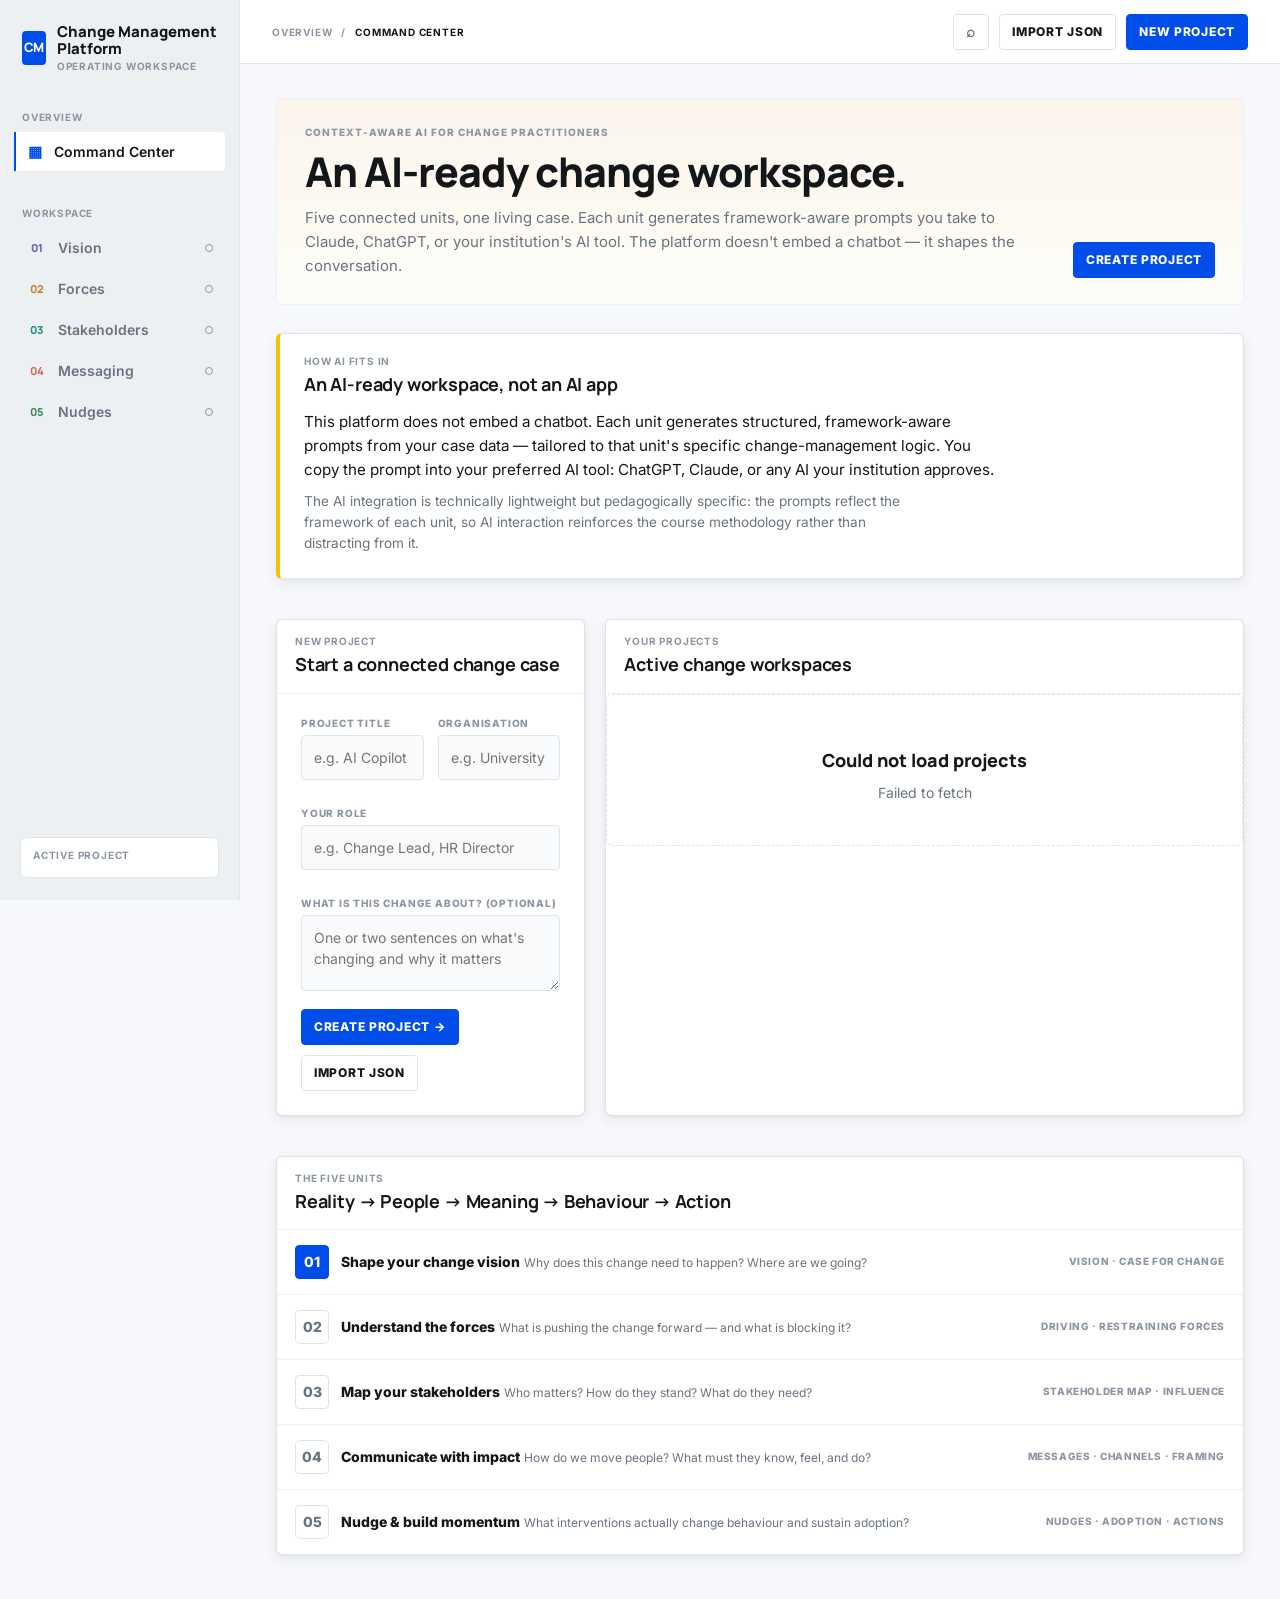
<file: index.html>
<!DOCTYPE html>
<html lang="en">
<head>
  <meta charset="UTF-8">
  <meta name="viewport" content="width=device-width, initial-scale=1.0">
  <link rel="icon" type="image/svg+xml" href="favicon.svg">
  <title>Change Management Platform</title>
  <meta property="og:title" content="Change Management Platform">
  <meta property="og:description" content="An AI-augmented change management workspace: Vision · Forces · Stakeholders · Messaging · Nudges.">
  <meta property="og:type" content="website">
  <script src="cmt-shell.js"></script>
  <link rel="stylesheet" href="cmt-system.css">
</head>
<body>
  <div class="app-shell">
    <div id="sidebar-mount" data-active="index.html"></div>

    <header class="topbar">
      <nav class="crumbs" aria-label="Breadcrumb">
        <span class="meta-label">Overview</span>
        <span class="meta-label">/</span>
        <span class="meta-label crumb-current">Command Center</span>
      </nav>
      <div class="topbar-actions">
        <button class="btn btn-quiet icon-btn" aria-label="Search">⌕</button>
        <label class="btn">
          Import JSON
          <input type="file" accept=".json" style="display:none;" onchange="importProject(event)">
        </label>
        <button class="btn btn-primary" onclick="document.getElementById('np-title').focus()">New Project</button>
      </div>
    </header>

    <main class="main">
      <div class="main-inner">
        <section class="lobby-head">
          <div>
            <div class="lobby-eyebrow">Context-aware AI for change practitioners</div>
            <h1 class="lobby-title">An AI-ready change workspace.</h1>
            <p class="lobby-subtitle">Five connected units, one living case. Each unit generates framework-aware prompts you take to Claude, ChatGPT, or your institution's AI tool. The platform doesn't embed a chatbot — it shapes the conversation.</p>
          </div>
          <button class="btn btn-primary" onclick="document.getElementById('np-title').focus()">Create Project</button>
        </section>

        <div class="grid-12">
          <section class="module span-12 ai-architecture-note">
            <div class="module-body">
              <div class="eyebrow">How AI fits in</div>
              <h2 class="module-title">An AI-ready workspace, not an AI app</h2>
              <p class="ai-note-body">
                This platform does not embed a chatbot. Each unit generates structured, framework-aware prompts from your case data — tailored to that unit's specific change-management logic. You copy the prompt into your preferred AI tool: ChatGPT, Claude, or any AI your institution approves.
              </p>
              <p class="ai-note-sub">
                The AI integration is technically lightweight but pedagogically specific: the prompts reflect the framework of each unit, so AI interaction reinforces the course methodology rather than distracting from it.
              </p>
            </div>
          </section>

          <section class="module span-4">
            <div class="module-header">
              <div>
                <div class="eyebrow">New project</div>
                <h2 class="module-title">Start a connected change case</h2>
              </div>
            </div>
            <div class="module-body">
              <div class="field-grid">
                <div class="field-group">
                  <label class="label">Project title</label>
                  <input class="field-input" id="np-title" placeholder="e.g. AI Copilot Introduction" maxlength="120">
                </div>
                <div class="field-group">
                  <label class="label">Organisation</label>
                  <input class="field-input" id="np-org" placeholder="e.g. University of Valais" maxlength="120">
                </div>
                <div class="field-group field-wide">
                  <label class="label">Your role</label>
                  <input class="field-input" id="np-role" placeholder="e.g. Change Lead, HR Director" maxlength="120">
                </div>
                <div class="field-group field-wide">
                  <label class="label">What is this change about? (optional)</label>
                  <textarea class="field-textarea" id="np-summary" style="min-height:76px;" placeholder="One or two sentences on what's changing and why it matters"></textarea>
                </div>
              </div>
              <div style="display:flex; gap:10px; flex-wrap:wrap; margin-top:4px;">
                <button class="btn btn-primary" id="btn-create" onclick="createProject()">Create project →</button>
                <label class="label-file">
                  Import JSON
                  <input type="file" accept=".json" style="display:none;" onchange="importProject(event)">
                </label>
              </div>
            </div>
          </section>

          <section class="module span-8">
            <div class="module-header">
              <div>
                <div class="eyebrow">Your projects</div>
                <h2 class="module-title">Active change workspaces</h2>
              </div>
              <div class="section-meta" id="projects-count"></div>
            </div>
            <div class="projects-list project-list" id="projects-list">
              <div class="sk-card"></div>
              <div class="sk-card" style="opacity:0.6;"></div>
            </div>
          </section>

          <section class="module span-12">
            <div class="module-header">
              <div>
                <div class="eyebrow">The five units</div>
                <h2 class="module-title">Reality → People → Meaning → Behaviour → Action</h2>
              </div>
            </div>
            <div class="module-map">
              <a class="module-link is-active" href="unit1-vision.html">
                <span class="module-index">01</span>
                <span>
                  <span class="module-link-title">Shape your change vision</span>
                  <span class="module-link-sub">Why does this change need to happen? Where are we going?</span>
                </span>
                <span class="unit-output">vision · case for change</span>
              </a>
              <a class="module-link" href="unit2-forces.html">
                <span class="module-index">02</span>
                <span>
                  <span class="module-link-title">Understand the forces</span>
                  <span class="module-link-sub">What is pushing the change forward — and what is blocking it?</span>
                </span>
                <span class="unit-output">driving · restraining forces</span>
              </a>
              <a class="module-link" href="unit3-stakeholders.html">
                <span class="module-index">03</span>
                <span>
                  <span class="module-link-title">Map your stakeholders</span>
                  <span class="module-link-sub">Who matters? How do they stand? What do they need?</span>
                </span>
                <span class="unit-output">stakeholder map · influence</span>
              </a>
              <a class="module-link" href="unit4-communication.html">
                <span class="module-index">04</span>
                <span>
                  <span class="module-link-title">Communicate with impact</span>
                  <span class="module-link-sub">How do we move people? What must they know, feel, and do?</span>
                </span>
                <span class="unit-output">messages · channels · framing</span>
              </a>
              <a class="module-link" href="unit5-nudges.html">
                <span class="module-index">05</span>
                <span>
                  <span class="module-link-title">Nudge &amp; build momentum</span>
                  <span class="module-link-sub">What interventions actually change behaviour and sustain adoption?</span>
                </span>
                <span class="unit-output">nudges · adoption · actions</span>
              </a>
            </div>
          </section>
        </div>
      </div>
    </main>
  </div>

  <div class="modal-overlay" id="delete-modal">
    <div class="modal">
      <div class="modal-title">Delete this project?</div>
      <div class="modal-sub">This will permanently delete the project and all its unit data. This cannot be undone.</div>
      <div class="modal-actions">
        <button class="btn btn-secondary" onclick="closeDeleteModal()">Cancel</button>
        <button class="btn btn-primary" style="background:var(--red); border-color:var(--red);" id="btn-confirm-delete" onclick="confirmDelete()">Delete project</button>
      </div>
    </div>
  </div>

  <div class="toast" id="toast"></div>

  <script src="cmt-client.js"></script>
 <script>
  'use strict';

  const UNIT_FILES = {
    unit_1:   'unit1-vision.html',
    unit_2:   'unit2-forces.html',
    unit_3:   'unit3-stakeholders.html',
    unit_4:   'unit4-communication.html',
    unit_5:   'unit5-nudges.html',
    complete: 'unit1-vision.html',
  };
  const STAGE_LABELS = {
    unit_1: 'Unit 01 — Vision', unit_2: 'Unit 02 — Forces', unit_3: 'Unit 03 — Stakeholders',
    unit_4: 'Unit 04 — Communication', unit_5: 'Unit 05 — Momentum', complete: 'Complete',
  };
  const STAGE_TO_NUM = { unit_1:1, unit_2:2, unit_3:3, unit_4:4, unit_5:5, complete:5 };

  let deleteTargetId = null;

  async function init() {
    // Connectivity indicator (optional — the element may have been removed
    // from the sidebar in a past refactor, so guard against null).
    try {
      const { ok } = await CMT.ping();
      const text = document.getElementById('status-text');
      if (text) {
        if (ok) { text.textContent = 'Connected'; text.className = 'workspace-chip-title save-indicator saved'; }
        else    { text.textContent = 'Offline';   text.className = 'workspace-chip-title save-indicator'; }
      }
    } catch (e) {
      console.warn('Ping failed:', e);
    }
    loadProjects();
  }

  async function loadProjects() {
    const list = document.getElementById('projects-list');
    const count = document.getElementById('projects-count');
    try {
      const projects = await CMT.getProjects();
      count.textContent = projects.length + ' project' + (projects.length !== 1 ? 's' : '');
      if (!projects.length) {
        list.innerHTML = '<div class="projects-empty">'
          + '<div class="projects-empty-label">No projects yet</div>'
          + '<div class="projects-empty-title">Start your first change project</div>'
          + '<div class="projects-empty-sub">Each project works through all five units as one connected case.</div>'
          + '</div>';
        return;
      }
      list.innerHTML = projects.map(p => renderProjectCard(p)).join('');
    } catch (e) {
      list.innerHTML = '<div class="projects-empty"><div class="projects-empty-title">Could not load projects</div><div class="projects-empty-sub">' + esc(e.message) + '</div></div>';
    }
  }

  function renderProjectCard(p) {
    const stageNum = STAGE_TO_NUM[p.stage] || 1;
    const segs = [1,2,3,4,5].map(n => {
      const cls = n < stageNum ? 'done' : n === stageNum ? 'active' : '';
      return '<div class="progress-seg ' + cls + '"></div>';
    }).join('');
    const updated = new Date(p.updated_at).toLocaleDateString('en-GB', { day:'numeric', month:'short', year:'numeric' });

    return '<div class="project-card" onclick="openProject(\'' + p.id + '\')">'
      + '<div class="project-card-main">'
      +   (p.organization ? '<div class="project-card-org">' + esc(p.organization) + '</div>' : '')
      +   '<div class="project-card-title">' + esc(p.title) + (p.is_demo ? '<span class="demo-chip">Demo</span>' : '') + '</div>'
      +   (p.summary ? '<div class="project-card-summary">' + esc(p.summary) + '</div>' : '')
      +   '<div class="project-card-meta">'
      +     '<div class="progress-track">' + segs + '</div>'
      +     '<div class="progress-label">' + (STAGE_LABELS[p.stage] || 'Unit 01') + '</div>'
      +     '<div class="project-card-date">Updated ' + updated + '</div>'
      +   '</div>'
      + '</div>'
      + '<div class="project-card-actions" onclick="event.stopPropagation()">'
      +   '<span class="stage-badge stage-' + p.stage + '">' + (STAGE_LABELS[p.stage] || 'Unit 01') + '</span>'
      +   (p.is_demo
          ? ''
          : '<button class="btn btn-sm btn-ghost" onclick="promptDelete(\'' + p.id + '\')">Delete</button>')
      + '</div>'
      + '</div>';
  }

  function openProject(projectId) {
    CMT.setCurrentProjectId(projectId);
    window.location.href = 'unit1-vision.html?project=' + projectId;
  }

  async function createProject() {
    const title   = document.getElementById('np-title').value.trim();
    const org     = document.getElementById('np-org').value.trim();
    const role    = document.getElementById('np-role').value.trim();
    const summary = document.getElementById('np-summary').value.trim();
    if (!title) {
      document.getElementById('np-title').focus();
      showToast('Please give your project a title.', 'error');
      return;
    }
    const btn = document.getElementById('btn-create');
    btn.disabled = true; btn.textContent = 'Creating';
    try {
      const project = await CMT.createProject({ title, organization: org, your_role: role, summary });
      showToast('Project created.', 'ok');
      window.location.href = 'unit1-vision.html?project=' + project.id;
    } catch (e) {
      showToast('Could not create project: ' + e.message, 'error');
      btn.disabled = false; btn.textContent = 'Create project →';
    }
  }

  async function importProject(event) {
    const file = event.target.files[0];
    if (!file) return;
    try {
      showToast('Importing');
      await CMT.importProject(file);
      showToast('Project imported.', 'ok');
      await loadProjects();
    } catch (e) {
      showToast('Import failed: ' + e.message, 'error');
    }
    event.target.value = '';
  }

  function promptDelete(projectId) {
    deleteTargetId = projectId;
    document.getElementById('delete-modal').classList.add('visible');
  }
  function closeDeleteModal() {
    deleteTargetId = null;
    document.getElementById('delete-modal').classList.remove('visible');
  }
  async function confirmDelete() {
    if (!deleteTargetId) return;
    try {
      await CMT.deleteProject(deleteTargetId);
      showToast('Project deleted.', 'ok');
      closeDeleteModal();
      loadProjects();
    } catch (e) {
      showToast('Delete failed: ' + e.message, 'error');
    }
  }

  function showToast(msg, type = '') {
    const t = document.getElementById('toast');
    t.textContent = msg;
    t.className = 'toast show ' + type;
    setTimeout(() => t.classList.remove('show'), 3000);
  }
  function esc(s) { return String(s || '').replace(/&/g,'&amp;').replace(/</g,'&lt;').replace(/>/g,'&gt;').replace(/"/g,'&quot;'); }

  document.getElementById('delete-modal').addEventListener('click', function(e) {
    if (e.target === this) closeDeleteModal();
  });

  init();
  </script>
</body>
</html>
</file>
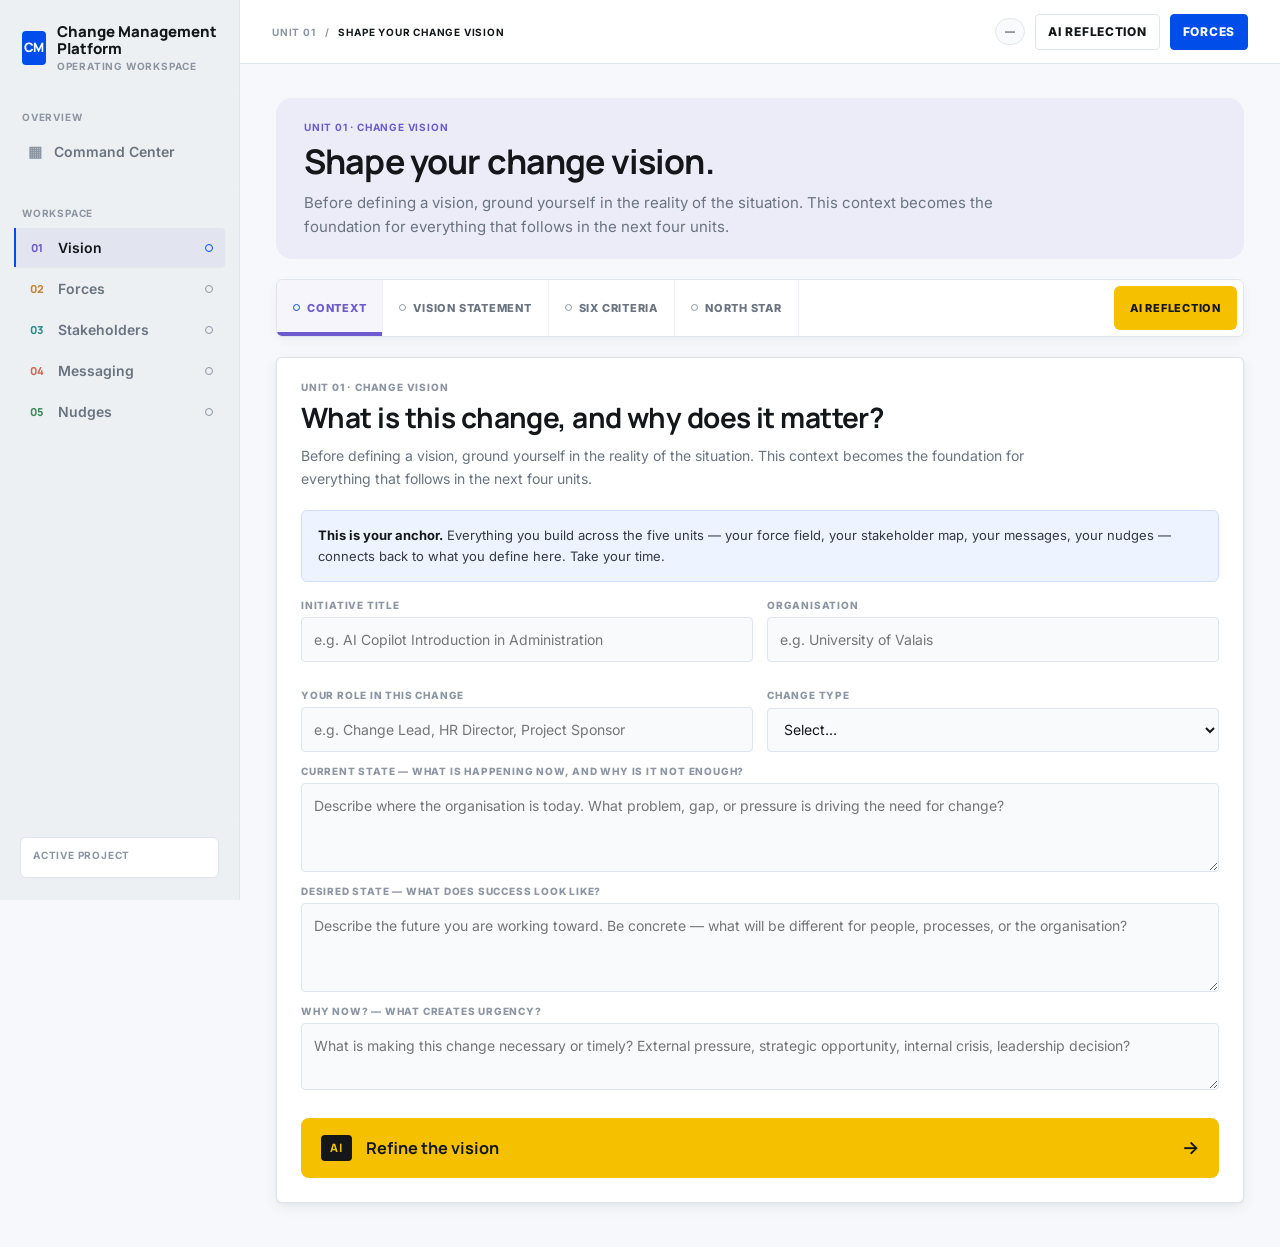
<file: unit1-vision.html>
<!DOCTYPE html>
<html lang="en">
<head>
  <meta charset="UTF-8">
  <meta name="viewport" content="width=device-width, initial-scale=1.0">
  <link rel="icon" type="image/svg+xml" href="favicon.svg">
  <title>Unit 01 · Shape Your Change Vision</title>
  <meta property="og:title" content="Change Management Platform">
  <meta property="og:description" content="An AI-augmented change management workspace: Vision · Forces · Stakeholders · Messaging · Nudges.">
  <meta property="og:type" content="website">
  <script src="cmt-shell.js"></script>
  <link rel="stylesheet" href="cmt-system.css">
</head>
<body class="unit-page unit-01-page">
  <div class="app-shell">
    <div id="sidebar-mount" data-active="unit1-vision.html"></div>

    <header class="topbar">
      <nav class="crumbs" aria-label="Breadcrumb">
        <span class="meta-label">Unit 01</span>
        <span class="meta-label">/</span>
        <span class="meta-label crumb-current">Shape Your Change Vision</span>
        <span class="topbar-sep" id="topbar-sep" style="display:none;">·</span>
      </nav>
      <div class="topbar-actions">
        <span class="save-indicator" id="save-indicator">—</span>
        <button class="btn" onclick="openAiPanel()">AI Reflection</button>
        <a class="btn btn-primary" href="unit2-forces.html">Forces</a>
      </div>
    </header>

    <main class="main">
      <div class="main-inner">
        <section class="vision-summary" id="vision-summary" style="display:none;">
          <div>
            <div class="vision-summary-eyebrow">Change case</div>
            <h2 class="vision-summary-title" id="vs-title">Untitled change</h2>
            <div class="vision-summary-sub" id="vs-sub"></div>
            <div class="vision-summary-body" id="vs-body"></div>
          </div>
          <div class="vision-summary-actions" id="vs-actions"></div>
        </section>

        <section class="page-head">
          <div>
            <div class="eyebrow">Unit 01 · Change Vision</div>
            <h1 class="page-title">Shape your change vision.</h1>
            <p class="page-subtitle">Before defining a vision, ground yourself in the reality of the situation. This context becomes the foundation for everything that follows in the next four units.</p>
          </div>
        </section>

        <div class="tabbar" aria-label="Unit sections">
          <button class="tab-btn active" data-tab="context" onclick="switchTab('context',this)"><span class="tab-dot" data-tabdot="context"></span>Context</button>
          <button class="tab-btn" data-tab="vision" onclick="switchTab('vision',this)"><span class="tab-dot" data-tabdot="vision"></span>Vision Statement</button>
          <button class="tab-btn" data-tab="criteria" onclick="switchTab('criteria',this)"><span class="tab-dot" data-tabdot="criteria"></span>Six Criteria</button>
          <button class="tab-btn" data-tab="northstar" onclick="switchTab('northstar',this)"><span class="tab-dot" data-tabdot="northstar"></span>North Star</button>
          <button class="tab-btn tab-btn-ai" data-tab="ai" onclick="openAiPanel()">AI Reflection</button>
        </div>

        <section class="module">
          <div class="module-body">
            <div class="pane active" id="pane-context">
              <div class="pane-head">
                <div class="pane-eyebrow">Unit 01 · Change Vision</div>
                <h1 class="pane-title">What is this change, and why does it matter?</h1>
                <p class="pane-desc">Before defining a vision, ground yourself in the reality of the situation. This context becomes the foundation for everything that follows in the next four units.</p>
              </div>

              <div class="hint-box">
                <strong>This is your anchor.</strong> Everything you build across the five units — your force field, your stakeholder map, your messages, your nudges — connects back to what you define here. Take your time.
              </div>

              <div class="grid-2">
                <div class="field-group">
                  <label class="label">Initiative title</label>
                  <input class="field-input" id="ctx-title" placeholder="e.g. AI Copilot Introduction in Administration" oninput="autosave()">
                </div>
                <div class="field-group">
                  <label class="label">Organisation</label>
                  <input class="field-input" id="ctx-org" placeholder="e.g. University of Valais" oninput="autosave()">
                </div>
                <div class="field-group">
                  <label class="label">Your role in this change</label>
                  <input class="field-input" id="ctx-role" placeholder="e.g. Change Lead, HR Director, Project Sponsor" oninput="autosave()">
                </div>
                <div class="field-group">
                  <label class="label">Change type</label>
                  <select class="field-select" id="ctx-type" onchange="autosave()">
                    <option value="">Select…</option>
                    <option>Digital adoption</option>
                    <option>Organisational restructuring</option>
                    <option>Cultural transformation</option>
                    <option>Process change</option>
                    <option>Strategic pivot</option>
                    <option>Merger / acquisition</option>
                    <option>Other</option>
                  </select>
                </div>
              </div>

              <div class="field-group">
                <label class="label">Current state — what is happening now, and why is it not enough?</label>
                <textarea class="field-textarea" id="ctx-current" rows="3" placeholder="Describe where the organisation is today. What problem, gap, or pressure is driving the need for change?" oninput="autosave()"></textarea>
              </div>

              <div class="field-group">
                <label class="label">Desired state — what does success look like?</label>
                <textarea class="field-textarea" id="ctx-desired" rows="3" placeholder="Describe the future you are working toward. Be concrete — what will be different for people, processes, or the organisation?" oninput="autosave()"></textarea>
              </div>

              <div class="field-group">
                <label class="label">Why now? — what creates urgency?</label>
                <textarea class="field-textarea" id="ctx-why" rows="2" placeholder="What is making this change necessary or timely? External pressure, strategic opportunity, internal crisis, leadership decision?" oninput="autosave()"></textarea>
              </div>
              <a class="ai-cue" href="#" data-ai-mode="refine"><span class="ai-cue-badge">AI</span><span class="ai-cue-action">Refine the vision</span><span class="ai-cue-arrow">→</span></a>
            </div>

            <div class="pane" id="pane-vision">
              <div class="pane-head">
                <div class="pane-eyebrow">Unit 01 · Vision Statement</div>
                <h1 class="pane-title">Write your change vision</h1>
                <p class="pane-desc">A strong change vision answers three questions in one sentence: Where are we going? Why does it matter? How will we know we've arrived? It should be short enough to remember, clear enough to act on, and inspiring enough to motivate.</p>
              </div>

              <div class="vision-quote">
                <div class="vision-quote-label">Your vision statement</div>
                <div class="vision-quote-text empty" id="vision-preview">Start typing below to see your vision appear here…</div>
              </div>

              <div class="field-group">
                <label class="label">Vision statement</label>
                <textarea class="field-textarea" id="vision-statement" rows="4" style="min-height:100px; font-size:0.96rem; font-weight:500; line-height:1.55;" placeholder="By [when], [who] will [do/experience/achieve what] — enabling [bigger purpose or outcome]." oninput="updateVisionPreview(); autosave()"></textarea>
              </div>

              <div class="hint-box amber">
                <strong>Common mistakes to avoid:</strong> Too long (more than 2–3 sentences), too abstract ("be a leader in change"), focused on the process rather than the outcome, or written for leadership rather than for the people living the change.
              </div>

              <div class="field-group">
                <label class="label">Case for change — in one short paragraph</label>
                <textarea class="field-textarea" id="vision-case" rows="3" placeholder="Why does this change need to happen? What is the cost of not changing? Keep this crisp — it's the argument you make when someone asks why." oninput="autosave()"></textarea>
              </div>
              <a class="ai-cue" href="#" data-ai-mode="refine"><span class="ai-cue-badge">AI</span><span class="ai-cue-action">Refine the vision</span><span class="ai-cue-arrow">→</span></a>
            </div>

            <div class="pane" id="pane-criteria">
              <div class="pane-head">
                <div class="pane-eyebrow">Unit 01 · Vision Criteria</div>
                <h1 class="pane-title">Test your vision against six criteria</h1>
                <p class="pane-desc">A compelling change vision must pass six tests. Score each criterion 1–5 and add a brief note. Be honest — a low score is useful information, not a failure.</p>
              </div>

              <div class="criteria-top">
                <canvas id="radar-chart" width="240" height="240"></canvas>
                <div id="criteria-summary" class="criteria-summary-text"></div>
              </div>

              <div class="criteria-grid" id="criteria-grid"></div>
              <a class="ai-cue" href="#" data-ai-mode="critique"><span class="ai-cue-badge">AI</span><span class="ai-cue-action">Challenge it</span><span class="ai-cue-arrow">→</span></a>
            </div>

            <div class="pane" id="pane-northstar">
              <div class="pane-head">
                <div class="pane-eyebrow">Unit 01 · North Star</div>
                <h1 class="pane-title">Define your north star and success signals</h1>
                <p class="pane-desc">The north star is the one sentence you return to when everything gets complicated. Success signals are the observable, concrete indicators that the change is actually happening — not hoped for.</p>
              </div>

              <div class="field-group">
                <label class="label">North star — one sentence that guides every decision</label>
                <input class="field-input" id="north-star" style="font-size:0.95rem; font-weight:500;" placeholder="e.g. AI does not replace our people — it frees them." oninput="updateNorthStar(); autosave()">
              </div>

              <div class="ns-display">
                <div class="ns-display-label">North star</div>
                <div class="ns-display-text empty" id="north-star-text">Your north star will appear here…</div>
              </div>

              <div class="divider"></div>

              <div class="pane-eyebrow" style="margin-bottom:10px;">Success signals</div>
              <p style="font-size:0.85rem; color:var(--text); line-height:1.6; margin-bottom:14px; max-width:620px;">What would you observe if the change is working? Be specific and observable — not intentions, but evidence.</p>

              <div class="signal-list" id="signal-list"></div>
              <button class="btn btn-secondary btn-sm" onclick="addSignal()">+ Add signal</button>
              <a class="ai-cue" href="#" data-ai-mode="forces"><span class="ai-cue-badge">AI</span><span class="ai-cue-action">Forces preview</span><span class="ai-cue-arrow">→</span></a>
            </div>

            <div class="pane" id="pane-ai">
              <p class="ai-tab-explainer">Prompts are generated from your current case data and tailored to this unit's framework. Copy them into ChatGPT, Claude, or your preferred AI tool to challenge, refine, or extend your thinking.</p>

              <div class="pane-head">
                <div class="pane-eyebrow">Unit 01 · AI &amp; Export</div>
                <h1 class="pane-title">Refine your vision with AI</h1>
                <p class="pane-desc">Choose a prompt mode, copy the generated prompt, and open Claude or ChatGPT. Your full context is embedded automatically.</p>
              </div>

              <div class="ai-mode-grid" id="ai-mode-grid"></div>

              <div class="prompt-box">
                <div class="prompt-box-head">
                  <span class="prompt-box-label">Ready-to-use prompt — your project data is included</span>
                  <span class="prompt-hint">Fill in Tabs 1–4 for a richer prompt</span>
                </div>
                <div class="prompt-text" id="prompt-output">Complete your context and vision to generate a prompt.</div>
                <div class="prompt-actions">
                  <button class="btn btn-inverse" id="btn-copy" onclick="copyPrompt(this)">Copy prompt</button>
                  <a class="btn btn-secondary" href="https://claude.ai" target="_blank" onclick="softCopy()">Open Claude ↗</a>
                  <a class="btn btn-secondary" href="https://chat.openai.com" target="_blank" onclick="softCopy()">Open ChatGPT ↗</a>
                </div>
              </div>
            </div>
          </div>
        </section>
      </div>
    </main>
  </div>

  <!-- AI slide panel -->
  <div class="ai-panel-overlay" id="ai-panel-overlay" role="dialog" aria-modal="true" aria-label="AI reflection panel">
    <div class="ai-panel" id="ai-panel">
      <div class="ai-panel-head">
        <div>
          <div class="ai-panel-title">AI Reflection</div>
          <div class="ai-panel-sub">Your case data is already embedded in these prompts — structured around this unit's framework. Copy one into Claude, ChatGPT, or your preferred AI tool. The AI gets your context without you having to explain it.</div>
        </div>
        <button class="ai-panel-close" onclick="closeAiPanel()" title="Close (Esc)" aria-label="Close AI panel">×</button>
      </div>
      <div class="ai-panel-body" id="ai-panel-body"></div>
    </div>
  </div>

  <div class="toast" id="toast"></div>

  <script src="cmt-client.js"></script>
  <script>
  'use strict';

  const CRITERIA = [
    { id:'imaginable',   name:'Imaginable',   question:'Can people picture what the future looks like?' },
    { id:'desirable',    name:'Desirable',    question:'Do stakeholders actually want this future state?' },
    { id:'feasible',     name:'Feasible',     question:'Is this achievable with available means and time?' },
    { id:'focused',      name:'Focused',      question:'Is it clear enough to guide decisions and trade-offs?' },
    { id:'flexible',     name:'Flexible',     question:'Can it adapt as circumstances change?' },
    { id:'communicable', name:'Communicable', question:'Can it be explained clearly in under two minutes?' },
  ];

  // AI tab — task text per mode is now visible on the card itself.
  // updatePrompt() composes base + AI_TASKS[activeMode].
  const AI_TASKS = {
    refine:
      'Act as an experienced change management consultant. Review this change vision and:\n'
      + '1. Identify the 2-3 most important improvements to the vision statement — be specific about what to change and why\n'
      + '2. Suggest a sharpened version of the vision statement\n'
      + '3. Review the case for change — is the urgency compelling? What is missing?\n'
      + '4. Flag any criteria scoring below 3 and suggest how to address those weaknesses',
    critique:
      'Play the role of a senior sceptic in the organisation — someone who has seen many change initiatives fail. Challenge this vision:\n'
      + '1. What are the 3 strongest objections a sceptic would raise?\n'
      + '2. Where is the vision vague, unrealistic, or leadership-centric?\n'
      + '3. What uncomfortable questions does this vision fail to answer?\n'
      + '4. What would need to be true for a sceptic to take this seriously?',
    stakeholder:
      'Simulate how three different stakeholder types would react to this vision:\n'
      + '1. A senior leader who is cautiously supportive but focused on ROI and risk\n'
      + '2. A frontline employee who is uncertain about what the change means for them personally\n'
      + '3. A middle manager who has operational concerns and feels the change is being imposed\n'
      + 'For each: initial reaction, key questions, main concerns, and what would make them more supportive.',
    forces:
      'Based on this vision and context, anticipate the force field for Unit 2:\n'
      + '1. List 4-5 likely DRIVING forces (what will push this change forward) — note whether each is rational or emotional\n'
      + '2. List 4-5 likely RESTRAINING forces (what will resist or block it) — note whether each is rational or emotional\n'
      + '3. Identify the single most dangerous restraining force and explain why\n'
      + '4. Suggest one driving force that could be amplified to shift the balance',
  };

  const AI_MODES = [
    { key:'refine',      title:'Refine the vision',     desc:'Get specific suggestions to sharpen the language, strengthen the case, and improve criteria scores.' },
    { key:'critique',    title:'Challenge it',          desc:"Play devil's advocate — where is the vision weak, vague, or unlikely to land with a sceptical audience?" },
    { key:'stakeholder', title:'Stakeholder reactions', desc:"Simulate how three different stakeholder types would react to this vision and what they'd push back on." },
    { key:'forces',      title:'Forces preview',        desc:'Based on this vision and context, what driving and restraining forces are likely? Prepares you for Unit 2.' },
  ];

  // Drives the "Continue to Unit XX →" button on the vision summary card.
  const STAGE_TO_NUM = { unit_1:1, unit_2:2, unit_3:3, unit_4:4, unit_5:5, complete:5 };
  const UNIT_FILES   = { unit_2:'unit2-forces.html', unit_3:'unit3-stakeholders.html', unit_4:'unit4-communication.html', unit_5:'unit5-nudges.html', complete:'unit5-nudges.html' };

  let activeMode = 'refine';
  let saveTimer  = null;
  let projectId  = null;

  let data = {
    ctx_title:'', ctx_org:'', ctx_role:'', ctx_type:'',
    ctx_current:'', ctx_desired:'', ctx_why:'',
    vision_statement:'', vision_case:'',
    north_star:'', signals:[], criteria:{},
  };
  CRITERIA.forEach(c => { data.criteria[c.id] = { score:0, notes:'' }; });

  async function init() {
    const params = new URLSearchParams(window.location.search);
    projectId = params.get('project') || localStorage.getItem('cmt_current_project');
    if (projectId) CMT.setCurrentProjectId(projectId);

    try {
      const allModules = await CMT.loadAllModules(projectId);
      if (allModules.vision) data = { ...data, ...allModules.vision };
    } catch(e) {
      const saved = localStorage.getItem('cmt_module_' + projectId + '_vision');
      if (saved) { try { data = { ...data, ...JSON.parse(saved) }; } catch(e2) {} }
    }

    if (!data.criteria) data.criteria = {};
    if (!data.signals)  data.signals  = [];
    CRITERIA.forEach(c => { if (!data.criteria[c.id]) data.criteria[c.id] = { score:0, notes:'' }; });

    setField('ctx-title', data.ctx_title);
    setField('ctx-org', data.ctx_org);
    setField('ctx-role', data.ctx_role);
    setField('ctx-type', data.ctx_type);
    setField('ctx-current', data.ctx_current);
    setField('ctx-desired', data.ctx_desired);
    setField('ctx-why', data.ctx_why);
    setField('vision-statement', data.vision_statement);
    setField('vision-case', data.vision_case);
    setField('north-star', data.north_star);

    if (data.ctx_title) {
      const t = document.getElementById('topbar-project');
      if (t) t.textContent = data.ctx_title;
    }
    if (data.ctx_org) {
      const o = document.getElementById('topbar-org');
      if (o) o.textContent = data.ctx_org;
    }
    updateTopbarSep();
    renderCriteria();
    renderSignals();
    updateVisionPreview();
    updateNorthStar();
    renderAiCards();
    updatePrompt();
    updateTabDots();

    // Wire deep-links: any [data-ai-mode] anchor points to the AI tab + mode for this project.
    if (projectId) {
      document.querySelectorAll('[data-ai-mode]').forEach(a => {
        const key = a.getAttribute('data-ai-mode');
        a.setAttribute('href', window.location.pathname + '?project=' + encodeURIComponent(projectId) + '&ai=' + encodeURIComponent(key));
      });
    }

    // Honor incoming ?ai=KEY → open AI panel and pre-select the mode.
    const aiParam = params.get('ai');
    if (aiParam && AI_MODES.some(m => m.key === aiParam)) {
      openAiPanel();
      selectMode(aiParam);
    }

    document.getElementById('ai-panel-overlay')?.addEventListener('click', function(e) {
      if (e.target === this) closeAiPanel();
    });

    loadVisionSummary();
  }

  // Vision summary card at the top of the page — case info + vision +
  // north star + Continue button when stage > unit_1. Falls back to
  // localStorage data when CMT isn't reachable.
  async function loadVisionSummary() {
    if (!projectId) return;
    let project = null;
    try { if (window.CMT) project = await CMT.getProject(projectId); } catch(e) {}

    const card = document.getElementById('vision-summary');
    const titleEl   = document.getElementById('vs-title');
    const subEl     = document.getElementById('vs-sub');
    const bodyEl    = document.getElementById('vs-body');
    const actionsEl = document.getElementById('vs-actions');

    const title = (project && project.title)        || data.ctx_title;
    const org   = (project && project.organization) || data.ctx_org;
    const role  = (project && project.your_role)    || data.ctx_role;
    if (!title && !org && !role && !data.vision_statement && !data.north_star) return;

    titleEl.textContent = title || 'Untitled change';
    const subParts = [org, role].filter(Boolean);
    subEl.textContent = subParts.join(' · ');
    subEl.style.display = subParts.length ? '' : 'none';

    const rows = [];
    if (data.vision_statement) {
      rows.push('<div class="vision-summary-row"><div class="vision-summary-label">Vision</div><div class="vision-summary-text">' + esc(data.vision_statement) + '</div></div>');
    }
    if (data.north_star) {
      rows.push('<div class="vision-summary-row"><div class="vision-summary-label">North star</div><div class="vision-summary-text">' + esc(data.north_star) + '</div></div>');
    }
    bodyEl.innerHTML = rows.join('');

    const stage = project ? project.stage : 'unit_1';
    const stageNum = STAGE_TO_NUM[stage] || 1;
    if (stageNum > 1) {
      const file = UNIT_FILES[stage] || 'unit2-forces.html';
      const num = String(Math.min(stageNum, 5)).padStart(2, '0');
      actionsEl.innerHTML = '<a class="btn btn-primary" href="' + file + '?project=' + encodeURIComponent(projectId) + '">Continue to Unit ' + num + ' →</a>';
    } else {
      actionsEl.innerHTML = '';
    }

    card.style.display = '';
  }

  function tabFilled(tab) {
    if (tab === 'context')   return !!data.ctx_title;
    if (tab === 'vision')    return !!data.vision_statement;
    if (tab === 'criteria')  return Object.values(data.criteria || {}).some(c => c && c.score > 0);
    if (tab === 'northstar') return !!data.north_star;
    return false;
  }

  function updateTabDots() {
    document.querySelectorAll('.tab-dot').forEach(el => {
      const t = el.getAttribute('data-tabdot');
      el.classList.toggle('filled', tabFilled(t));
    });
  }

  function renderAiCards() {
    const grid = document.getElementById('ai-mode-grid');
    if (!grid) return;
    grid.innerHTML = AI_MODES.map(m =>
      '<div class="ai-mode-card' + (m.key === activeMode ? ' active' : '') + '" data-mode="' + m.key + '" title="' + esc(m.desc) + '" onclick="selectMode(\'' + m.key + '\')">'
      +   '<div class="ai-mode-title">' + esc(m.title) + '</div>'
      +   '<div class="ai-mode-desc">' + esc(m.desc) + '</div>'
      +   '<div class="ai-mode-task"><span class="ai-mode-task-label">Task</span>' + esc(AI_TASKS[m.key]) + '</div>'
      +   '<button class="ai-mode-use" type="button" onclick="event.stopPropagation();selectMode(\'' + m.key + '\')">Use this task</button>'
      + '</div>'
    ).join('');
  }

  function selectMode(mode) {
    activeMode = mode;
    renderAiCards();
    updatePrompt();
  }

  function updateTopbarSep() {
    const proj = document.getElementById('topbar-project');
    const org  = document.getElementById('topbar-org');
    const sep  = document.getElementById('topbar-sep');
    if (sep) sep.style.display = (proj?.textContent && org?.textContent) ? 'inline' : 'none';
  }

  function switchTab(tab, btn) {
    if (tab === 'ai') { openAiPanel(); return; }
    document.querySelectorAll('.pane').forEach(p => p.classList.remove('active'));
    document.querySelectorAll('.tab-btn').forEach(b => b.classList.remove('active'));
    document.querySelectorAll('.tab-btn-side').forEach(b => b.classList.remove('is-active'));
    document.getElementById('pane-' + tab).classList.add('active');
    if (btn) btn.classList.add('active');
    const side = Array.from(document.querySelectorAll('.tab-btn-side')).find(b => b.textContent.toLowerCase().includes(tab === 'northstar' ? 'north star' : tab));
    if (side) side.classList.add('is-active');
    if (tab === 'criteria') drawRadar();
  }

  function openAiPanel() {
    const overlay = document.getElementById('ai-panel-overlay');
    const panelBody = document.getElementById('ai-panel-body');
    if (!overlay || !panelBody) return;
    const pills = AI_MODES.map(m =>
      '<button class="ai-panel-mode-pill' + (m.key === activeMode ? ' active' : '') +
      '" data-mode="' + m.key + '" onclick="setPanelMode(\'' + m.key + '\')">' +
      esc(m.title) + '</button>'
    ).join('');
    panelBody.innerHTML =
      '<div class="ai-panel-modes">' + pills + '</div>' +
      '<div class="ai-panel-prompt-zone"><div class="prompt-text" id="panel-prompt-text"></div></div>' +
      '<div class="ai-panel-actions">' +
        '<button class="btn btn-inverse" onclick="copyPanelPrompt(this)">Copy prompt</button>' +
        '<a class="btn btn-secondary" href="https://claude.ai" target="_blank" rel="noopener">Claude ↗</a>' +
        '<a class="btn btn-secondary" href="https://chat.openai.com" target="_blank" rel="noopener">ChatGPT ↗</a>' +
      '</div>';
    updatePanelPrompt();
    overlay.classList.add('visible');
    document.body.classList.add('ai-panel-active');
  }
  function closeAiPanel() {
    const overlay = document.getElementById('ai-panel-overlay');
    if (!overlay) return;
    overlay.classList.remove('visible');
    document.body.classList.remove('ai-panel-active');
  }
  function setPanelMode(mode) {
    activeMode = mode;
    document.querySelectorAll('.ai-panel-mode-pill').forEach(p => {
      p.classList.toggle('active', p.dataset.mode === mode);
    });
    updatePanelPrompt();
  }
  function updatePanelPrompt() {
    if (typeof updatePrompt === 'function') updatePrompt();
    const target = document.getElementById('panel-prompt-text');
    const source = document.getElementById('prompt-output');
    if (target && source) target.textContent = source.textContent;
  }
  function copyPanelPrompt(btn) {
    const el = document.getElementById('panel-prompt-text');
    if (!el) return;
    navigator.clipboard.writeText(el.textContent).then(() => {
      const orig = btn.textContent;
      btn.textContent = 'Copied';
      btn.classList.add('copied');
      setTimeout(() => { btn.textContent = orig; btn.classList.remove('copied'); }, 2000);
    });
  }
  document.addEventListener('keydown', function(e) {
    if (e.key === 'Escape') {
      const overlay = document.getElementById('ai-panel-overlay');
      if (overlay && overlay.classList.contains('visible')) closeAiPanel();
    }
  });

  function renderCriteria() {
    const grid = document.getElementById('criteria-grid');
    grid.innerHTML = CRITERIA.map(c => {
      const cd = data.criteria[c.id];
      const disp = cd.score > 0 ? cd.score + '/5' : '—';
      const dispCls = cd.score > 0 ? 's' + cd.score : '';
      const btns = [1,2,3,4,5].map(n =>
        '<button class="score-btn' + (cd.score === n ? ' active' : '') + '" onclick="setScore(\'' + c.id + '\',' + n + ')">' + n + '</button>'
      ).join('');
      return '<div class="criterion-card" id="crit-' + c.id + '">'
        +   '<div class="criterion-header">'
        +     '<div class="criterion-name">' + c.name + '</div>'
        +     '<div class="criterion-score-display ' + dispCls + '" id="score-display-' + c.id + '">' + disp + '</div>'
        +   '</div>'
        +   '<div class="criterion-question">' + c.question + '</div>'
        +   '<div class="score-row">' + btns + '</div>'
        +   '<textarea class="criterion-notes" id="notes-' + c.id + '" placeholder="Notes on this criterion…" oninput="setNotes(\'' + c.id + '\',this.value)">' + esc(cd.notes) + '</textarea>'
        + '</div>';
    }).join('');
    updateCriteriaSummary();
  }

  function setScore(id, n) {
    data.criteria[id].score = n;
    const card = document.getElementById('crit-' + id);
    card.querySelectorAll('.score-btn').forEach((b, i) => b.classList.toggle('active', i + 1 === n));
    const disp = document.getElementById('score-display-' + id);
    disp.textContent = n + '/5';
    disp.className = 'criterion-score-display s' + n;
    updateCriteriaSummary();
    drawRadar();
    autosave();
  }

  function setNotes(id, val) { data.criteria[id].notes = val; autosave(); }

  function updateCriteriaSummary() {
    const scores = CRITERIA.map(c => data.criteria[c.id].score).filter(s => s > 0);
    const el = document.getElementById('criteria-summary');
    if (!scores.length) {
      el.innerHTML = '<span style="color:var(--muted)">Score each criterion to see a summary.</span>';
      return;
    }
    const avg = scores.reduce((a,b) => a + b, 0) / scores.length;
    const weak   = CRITERIA.filter(c => data.criteria[c.id].score > 0 && data.criteria[c.id].score <= 2).map(c => c.name);
    const strong = CRITERIA.filter(c => data.criteria[c.id].score >= 4).map(c => c.name);
    let html = '<strong>Average score: ' + avg.toFixed(1) + ' / 5</strong><br>';
    if (strong.length) html += '<span style="color:var(--green)">Strong: ' + strong.join(', ') + '</span><br>';
    if (weak.length)   html += '<span style="color:var(--red)">Needs work: ' + weak.join(', ') + '</span><br>';
    if (scores.length < 6) html += '<span style="color:var(--muted)">' + (6 - scores.length) + ' criterion not yet scored.</span>';
    el.innerHTML = html;
  }

  function drawRadar() {
    const canvas = document.getElementById('radar-chart');
    if (!canvas) return;
    const ctx = canvas.getContext('2d');
    const W = 240, H = 240, cx = W/2, cy = H/2, R = 90;
    ctx.clearRect(0, 0, W, H);

    const n = CRITERIA.length;
    const angles = CRITERIA.map((_, i) => (i * 2 * Math.PI / n) - Math.PI/2);

    [1,2,3,4,5].forEach(ring => {
      ctx.beginPath();
      angles.forEach((a, i) => {
        const r = R * ring / 5;
        const x = cx + r * Math.cos(a);
        const y = cy + r * Math.sin(a);
        i === 0 ? ctx.moveTo(x, y) : ctx.lineTo(x, y);
      });
      ctx.closePath();
      ctx.strokeStyle = ring === 5 ? '#c7d0da' : '#edf1f5';
      ctx.lineWidth = 1;
      ctx.stroke();
    });

    angles.forEach(a => {
      ctx.beginPath();
      ctx.moveTo(cx, cy);
      ctx.lineTo(cx + R * Math.cos(a), cy + R * Math.sin(a));
      ctx.strokeStyle = '#edf1f5';
      ctx.lineWidth = 1;
      ctx.stroke();
    });

    const scores = CRITERIA.map(c => data.criteria[c.id].score || 0);
    ctx.beginPath();
    scores.forEach((s, i) => {
      const r = R * s / 5;
      const x = cx + r * Math.cos(angles[i]);
      const y = cy + r * Math.sin(angles[i]);
      i === 0 ? ctx.moveTo(x, y) : ctx.lineTo(x, y);
    });
    ctx.closePath();
    ctx.fillStyle = 'rgba(0,77,234,0.12)';
    ctx.fill();
    ctx.strokeStyle = '#004dea';
    ctx.lineWidth = 1.5;
    ctx.stroke();

    ctx.font = '700 9px Inter, sans-serif';
    ctx.fillStyle = '#8c96a3';
    ctx.textAlign = 'center';
    CRITERIA.forEach((c, i) => {
      const x = cx + (R + 18) * Math.cos(angles[i]);
      const y = cy + (R + 18) * Math.sin(angles[i]) + 4;
      ctx.fillText(c.name.substring(0, 5).toUpperCase(), x, y);
    });
  }

  function updateNorthStar() {
    const val = document.getElementById('north-star').value.trim();
    const el  = document.getElementById('north-star-text');
    if (val) { el.textContent = val; el.classList.remove('empty'); }
    else     { el.textContent = 'Your north star will appear here…'; el.classList.add('empty'); }
  }

  function renderSignals() {
    const list = document.getElementById('signal-list');
    if (!data.signals.length) { addSignal(); return; }
    list.innerHTML = data.signals.map((s, i) =>
      '<div class="signal-row" id="signal-' + i + '">'
      + '<div class="signal-dot"></div>'
      + '<input class="signal-input" value="' + esc(s) + '" placeholder="e.g. 80% of pilot users active after 8 weeks" oninput="updateSignal(' + i + ',this.value)">'
      + '<button class="signal-remove" onclick="removeSignal(' + i + ')" aria-label="Remove signal">×</button>'
      + '</div>'
    ).join('');
  }

  function addSignal() {
    data.signals.push('');
    renderSignals();
    const inputs = document.getElementById('signal-list').querySelectorAll('.signal-input');
    inputs[inputs.length - 1]?.focus();
  }
  function updateSignal(i, v) { data.signals[i] = v; autosave(); }
  function removeSignal(i)    { data.signals.splice(i, 1); renderSignals(); autosave(); }

  function updateVisionPreview() {
    const v  = document.getElementById('vision-statement').value.trim();
    const el = document.getElementById('vision-preview');
    if (v) { el.textContent = v; el.classList.remove('empty'); }
    else   { el.textContent = 'Start typing below to see your vision appear here…'; el.classList.add('empty'); }
  }

  function autosave() {
    data.ctx_title   = val('ctx-title');
    data.ctx_org     = val('ctx-org');
    data.ctx_role    = val('ctx-role');
    data.ctx_type    = val('ctx-type');
    data.ctx_current = val('ctx-current');
    data.ctx_desired = val('ctx-desired');
    data.ctx_why     = val('ctx-why');
    data.vision_statement = val('vision-statement');
    data.vision_case      = val('vision-case');
    data.north_star       = val('north-star');

    if (data.ctx_title) {
      const t = document.getElementById('topbar-project');
      if (t) t.textContent = data.ctx_title;
    }
    if (data.ctx_org) {
      const o = document.getElementById('topbar-org');
      if (o) o.textContent = data.ctx_org;
    }
    updateTopbarSep();

    const ind = document.getElementById('save-indicator');
    ind.textContent = 'Saving'; ind.className = 'save-indicator saving';

    clearTimeout(saveTimer);
    saveTimer = setTimeout(() => {
      localStorage.setItem('cmt_module_' + projectId + '_vision', JSON.stringify(data));
      if (window.CMT) CMT.saveModule(projectId, 'vision', data).catch(() => {});
      if (projectId && data.ctx_title) {
        const projects = JSON.parse(localStorage.getItem('cmt_projects') || '[]');
        const idx = projects.findIndex(p => p.id === projectId);
        if (idx >= 0) {
          projects[idx].title = data.ctx_title;
          projects[idx].organization = data.ctx_org;
          projects[idx].updated_at = new Date().toISOString();
          localStorage.setItem('cmt_projects', JSON.stringify(projects));
        }
      }
      updateTabDots();
      if (window.CMTShell && window.CMTShell.refreshDots) window.CMTShell.refreshDots(projectId);
      ind.textContent = 'Saved'; ind.className = 'save-indicator saved';
      setTimeout(() => { ind.textContent = '—'; ind.className = 'save-indicator'; }, 2000);
    }, 800);
  }

  function updatePrompt() {
    const d = data;
    if (!d.ctx_title) {
      document.getElementById('prompt-output').textContent =
        'Fill in the case context above to generate a prompt tailored to your initiative.';
      return;
    }
    const criteriaText = CRITERIA.map(c => {
      const cd = d.criteria[c.id];
      return '  ' + c.name + ': ' + (cd.score ? cd.score + '/5' : 'not scored') + (cd.notes ? ' — ' + cd.notes : '');
    }).join('\n');
    const signalsText = (d.signals || []).filter(Boolean).map(s => '  - ' + s).join('\n') || '  (none defined)';

    const base = 'CHANGE MANAGEMENT CONTEXT — Unit 1: Change Vision\n\n'
      + 'Initiative: ' + (d.ctx_title || '(not set)') + '\n'
      + 'Organisation: ' + (d.ctx_org || '(not set)') + '\n'
      + 'My role: ' + (d.ctx_role || '(not set)') + '\n'
      + 'Change type: ' + (d.ctx_type || '(not set)') + '\n\n'
      + 'CURRENT STATE:\n' + (d.ctx_current || '(not completed)') + '\n\n'
      + 'DESIRED STATE:\n' + (d.ctx_desired || '(not completed)') + '\n\n'
      + 'WHY NOW:\n' + (d.ctx_why || '(not completed)') + '\n\n'
      + 'VISION STATEMENT:\n' + (d.vision_statement || '(not written yet)') + '\n\n'
      + 'CASE FOR CHANGE:\n' + (d.vision_case || '(not written yet)') + '\n\n'
      + 'NORTH STAR:\n' + (d.north_star || '(not defined)') + '\n\n'
      + 'VISION CRITERIA SCORES:\n' + criteriaText + '\n\n'
      + 'SUCCESS SIGNALS:\n' + signalsText;

    document.getElementById('prompt-output').textContent = base + '\n\nTASK: ' + AI_TASKS[activeMode];
  }

  function copyPrompt(btn) {
    const text = document.getElementById('prompt-output').textContent;
    navigator.clipboard.writeText(text).then(() => {
      const orig = btn.textContent;
      btn.textContent = 'Copied'; btn.classList.add('copied');
      setTimeout(() => { btn.textContent = orig; btn.classList.remove('copied'); }, 2000);
    });
  }
  function softCopy() {
    const text = document.getElementById('prompt-output').textContent;
    navigator.clipboard.writeText(text).catch(() => {});
  }

  function val(id) { const el = document.getElementById(id); return el ? el.value.trim() : ''; }
  function setField(id, v) { const el = document.getElementById(id); if (el && v) el.value = v; }
  function esc(s) { return String(s || '').replace(/&/g,'&amp;').replace(/</g,'&lt;').replace(/>/g,'&gt;').replace(/"/g,'&quot;'); }

  init();
  </script>
</body>
</html>
</file>
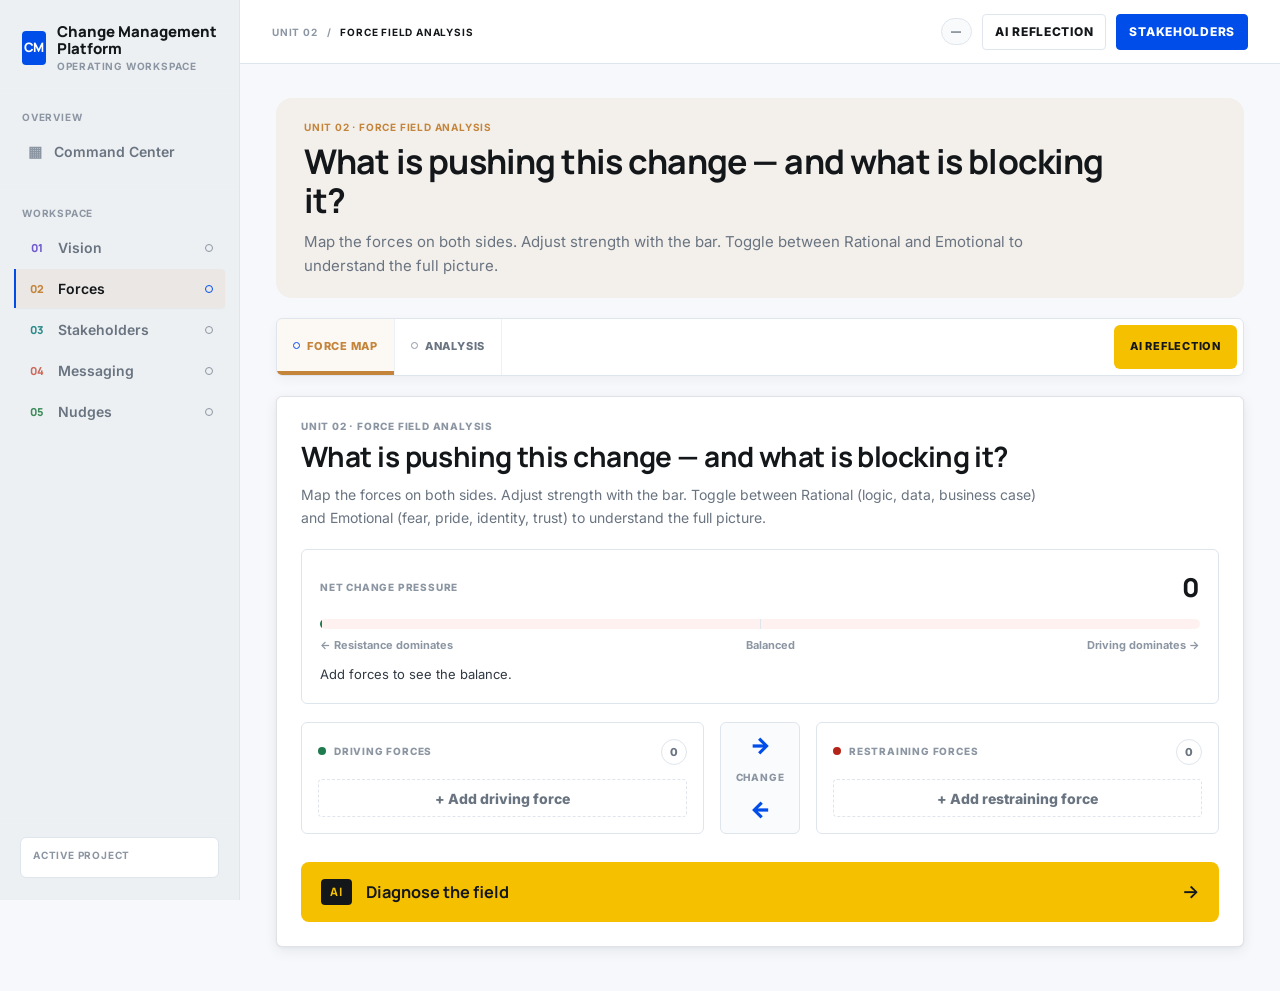
<file: unit2-forces.html>
<!DOCTYPE html>
<html lang="en">
<head>
  <meta charset="UTF-8">
  <meta name="viewport" content="width=device-width, initial-scale=1.0">
  <link rel="icon" type="image/svg+xml" href="favicon.svg">
  <title>Unit 02 · Force Field Analysis</title>
  <meta property="og:title" content="Change Management Platform">
  <meta property="og:description" content="An AI-augmented change management workspace: Vision · Forces · Stakeholders · Messaging · Nudges.">
  <meta property="og:type" content="website">
  <script src="cmt-shell.js"></script>
  <link rel="stylesheet" href="cmt-system.css">
</head>
<body class="unit-page unit-02-page">
  <div class="app-shell">
    <div id="sidebar-mount" data-active="unit2-forces.html"></div>

    <header class="topbar">
      <nav class="crumbs" aria-label="Breadcrumb">
        <span class="meta-label">Unit 02</span>
        <span class="meta-label">/</span>
        <span class="meta-label crumb-current">Force Field Analysis</span>
        <span class="topbar-sep" id="topbar-sep" style="display:none;">·</span>
      </nav>
      <div class="topbar-actions">
        <span class="save-indicator" id="save-indicator">—</span>
        <button class="btn" onclick="openAiPanel()">AI Reflection</button>
        <a class="btn btn-primary" href="unit3-stakeholders.html">Stakeholders</a>
      </div>
    </header>

    <main class="main">
      <div class="main-inner">
        <section class="page-head">
          <div>
            <div class="eyebrow">Unit 02 · Force Field Analysis</div>
            <h1 class="page-title">What is pushing this change — and what is blocking it?</h1>
            <p class="page-subtitle">Map the forces on both sides. Adjust strength with the bar. Toggle between Rational and Emotional to understand the full picture.</p>
          </div>
        </section>

        <div class="tabbar">
          <button class="tab-btn active" data-tab="map" onclick="switchTab('map',this)"><span class="tab-dot" data-tabdot="map"></span>Force Map</button>
          <button class="tab-btn" data-tab="analysis" onclick="switchTab('analysis',this)"><span class="tab-dot" data-tabdot="analysis"></span>Analysis</button>
          <button class="tab-btn tab-btn-ai" data-tab="ai" onclick="openAiPanel()">AI Reflection</button>
        </div>

        <section class="module">
          <div class="module-body">
            <div class="pane active" id="pane-map">
              <div class="pane-head">
                <div class="pane-eyebrow">Unit 02 · Force Field Analysis</div>
                <h1 class="pane-title">What is pushing this change — and what is blocking it?</h1>
                <p class="pane-desc">Map the forces on both sides. Adjust strength with the bar. Toggle between Rational (logic, data, business case) and Emotional (fear, pride, identity, trust) to understand the full picture.</p>
              </div>
              <div id="vision-carry" class="hint-box" style="display:none;">
                <strong>From your vision:</strong> <span id="vision-carry-text"></span>
              </div>
              <div class="net-wrap">
                <div class="net-head"><span class="net-title">Net change pressure</span><span class="net-score" id="net-score">0</span></div>
                <div class="net-bar-track"><div class="net-bar-fill" id="net-bar-fill" style="width:50%"></div><div class="net-bar-center"></div></div>
                <div class="net-labels"><span>← Resistance dominates</span><span>Balanced</span><span>Driving dominates →</span></div>
                <div class="net-interp" id="net-interp">Add forces to see the balance.</div>
              </div>
              <div class="ff-diagram">
                <div class="ff-col driving">
                  <div class="ff-col-head"><div class="ff-col-title"><span class="ff-col-dot"></span>Driving forces</div><div class="ff-col-count" id="driving-count">0</div></div>
                  <div id="driving-list"></div>
                  <button class="add-force-btn" onclick="addForce('driving')">+ Add driving force</button>
                </div>
                <div class="ff-center"><span class="ff-arrow">→</span><span class="ff-center-label">Change</span><span class="ff-arrow">←</span></div>
                <div class="ff-col resisting">
                  <div class="ff-col-head"><div class="ff-col-title"><span class="ff-col-dot"></span>Restraining forces</div><div class="ff-col-count" id="resisting-count">0</div></div>
                  <div id="resisting-list"></div>
                  <button class="add-force-btn" onclick="addForce('resisting')">+ Add restraining force</button>
                </div>
              </div>
              <a class="ai-cue" href="#" data-ai-mode="diagnose"><span class="ai-cue-badge">AI</span><span class="ai-cue-action">Diagnose the field</span><span class="ai-cue-arrow">→</span></a>
            </div>

            <div class="pane" id="pane-analysis">
              <div class="pane-head">
                <div class="pane-eyebrow">Unit 02 · Analysis</div>
                <h1 class="pane-title">What does the force field tell you?</h1>
                <p class="pane-desc">The force field is only useful if you draw conclusions from it. Use this analysis to identify leverage points, hidden dynamics, and strategic priorities.</p>
              </div>
              <div class="analysis-grid" id="analysis-grid"></div>
              <div class="field-group">
                <label class="label">Your analysis — what does this force field tell you?</label>
                <textarea class="field-textarea" id="forces-summary" rows="5" style="min-height:120px;" placeholder="Summarise the key insight. What is the dominant pattern? What are the most important levers? What would you do first?" oninput="autosave()"></textarea>
              </div>
              <a class="ai-cue" href="#" data-ai-mode="leverage"><span class="ai-cue-badge">AI</span><span class="ai-cue-action">Find leverage points</span><span class="ai-cue-arrow">→</span></a>
            </div>

            <div class="pane" id="pane-ai">
              <p class="ai-tab-explainer">Prompts are generated from your current case data and tailored to this unit's framework. Copy them into ChatGPT, Claude, or your preferred AI tool to challenge, refine, or extend your thinking.</p>
              <div class="pane-head">
                <div class="pane-eyebrow">Unit 02 · AI &amp; Export</div>
                <h1 class="pane-title">Pressure-test your force field with AI</h1>
                <p class="pane-desc">Choose a mode and copy the prompt. Your full force field data is embedded automatically.</p>
              </div>
              <div class="ai-mode-grid" id="ai-mode-grid"></div>
              <div class="prompt-box">
                <div class="prompt-box-head"><span class="prompt-box-label">Ready-to-use prompt — your project data is included</span></div>
                <div class="prompt-text" id="prompt-output">Add forces to generate a prompt.</div>
                <div class="prompt-actions">
                  <button class="btn btn-inverse" id="btn-copy" onclick="copyPrompt(this)">Copy prompt</button>
                  <a class="btn btn-secondary" href="https://claude.ai" target="_blank" onclick="softCopy()">Open Claude ↗</a>
                  <a class="btn btn-secondary" href="https://chat.openai.com" target="_blank" onclick="softCopy()">Open ChatGPT ↗</a>
                </div>
              </div>
            </div>
          </div>
        </section>
      </div>
    </main>
  </div>
  <!-- AI slide panel -->
  <div class="ai-panel-overlay" id="ai-panel-overlay" role="dialog" aria-modal="true" aria-label="AI reflection panel">
    <div class="ai-panel" id="ai-panel">
      <div class="ai-panel-head">
        <div>
          <div class="ai-panel-title">AI Reflection</div>
          <div class="ai-panel-sub">Your case data is already embedded in these prompts — structured around this unit's framework. Copy one into Claude, ChatGPT, or your preferred AI tool. The AI gets your context without you having to explain it.</div>
        </div>
        <button class="ai-panel-close" onclick="closeAiPanel()" title="Close (Esc)" aria-label="Close AI panel">×</button>
      </div>
      <div class="ai-panel-body" id="ai-panel-body"></div>
    </div>
  </div>

  <div class="toast" id="toast"></div>
  <script src="cmt-client.js"></script>
  <script>
'use strict';

const AI_TASKS = {
  diagnose:
    'Act as an experienced change consultant. Analyse this force field:\n'
    + '1. What is the single most important insight from this force field?\n'
    + '2. Which restraining force is most dangerous — and why?\n'
    + '3. Is there a pattern in the emotional vs rational split? What does it reveal?\n'
    + '4. What does this force field suggest about the readiness for change?',
  leverage:
    'Identify leverage points in this force field:\n'
    + '1. Which driving force, if amplified, would have the biggest positive impact? How?\n'
    + '2. Which restraining force, if reduced, would most shift the balance? What would reduce it?\n'
    + '3. Is there a restraining force that could be reframed as a driving force?\n'
    + '4. What is the one intervention that would change this picture most in the next 30 days?',
  stakeholders:
    'Bridge this force field to stakeholder mapping (Unit 3):\n'
    + '1. For each of the top 3 restraining forces — which stakeholder group is most likely carrying it?\n'
    + '2. For each of the top 3 driving forces — which stakeholder group could champion it?\n'
    + '3. What does the emotional force profile suggest about which groups need most attention?\n'
    + '4. What 4-5 stakeholder groups should be mapped first?',
  emotional:
    'Analyse the emotional layer:\n'
    + '1. What do the emotional forces reveal about the psychological reality of this change for the people involved?\n'
    + '2. Are the emotional restraining forces more or less dangerous than the rational ones? Why?\n'
    + '3. What are the underlying fears, losses, or identity threats these emotional forces point to?\n'
    + '4. What communication or leadership approaches would address the emotional resistance specifically?',
};

const AI_MODES = [
  { key:'diagnose',     title:'Diagnose the field',   desc:'Analyse the balance, identify hidden dynamics, highlight the most dangerous restraining force.' },
  { key:'leverage',     title:'Find leverage points', desc:'Which forces can be amplified or weakened? What single intervention would shift the balance most?' },
  { key:'stakeholders', title:'Link to stakeholders', desc:'Which forces are carried by which stakeholder groups? Prepares you for Unit 3.' },
  { key:'emotional',    title:'Emotional layer',      desc:'What do the emotional forces reveal about the psychological reality of this change?' },
];

let projectId = null, activeMode = 'diagnose', saveTimer = null, vision = {};
let data = { driving: [], resisting: [], summary: '' };
function uid() { return Math.random().toString(36).slice(2, 9); }
async function init() {
  const params = new URLSearchParams(window.location.search);
  projectId = params.get('project') || localStorage.getItem('cmt_current_project');
  if (projectId) CMT.setCurrentProjectId(projectId);
  try {
    const allModules = await CMT.loadAllModules(projectId);
    if (allModules.vision) vision = allModules.vision;
    if (allModules.forces) data = { ...data, ...allModules.forces };
  } catch(e) {
    const vRaw = localStorage.getItem('cmt_module_' + projectId + '_vision');
    if (vRaw) { try { vision = JSON.parse(vRaw); } catch(e2) {} }
    const saved = localStorage.getItem('cmt_module_' + projectId + '_forces');
    if (saved) { try { data = { ...data, ...JSON.parse(saved) }; } catch(e2) {} }
  }
  const vtext = vision.vision_statement || vision.ctx_title;
  if (vtext) { document.getElementById('vision-carry-text').textContent = vtext; document.getElementById('vision-carry').style.display = 'block'; }
  if (vision.ctx_title) document.getElementById('topbar-project').textContent = vision.ctx_title;
  if (vision.ctx_org) { document.getElementById('topbar-org').textContent = vision.ctx_org; document.getElementById('topbar-sep').style.display = 'inline'; }
  renderForces('driving'); renderForces('resisting'); updateNetBar(); updateAnalysis(); renderAiCards(); updatePrompt();
  if (data.summary) document.getElementById('forces-summary').value = data.summary;
  updateTabDots();

  // Wire deep-links: any [data-ai-mode] anchor points to the AI tab + mode for this project.
  if (projectId) {
    document.querySelectorAll('[data-ai-mode]').forEach(a => {
      const key = a.getAttribute('data-ai-mode');
      a.setAttribute('href', window.location.pathname + '?project=' + encodeURIComponent(projectId) + '&ai=' + encodeURIComponent(key));
    });
  }

  // Honor incoming ?ai=KEY → open AI panel and pre-select the mode.
  const aiParam = params.get('ai');
  if (aiParam && AI_MODES.some(m => m.key === aiParam)) {
    openAiPanel();
    selectMode(aiParam);
  }

  document.getElementById('ai-panel-overlay')?.addEventListener('click', function(e) {
    if (e.target === this) closeAiPanel();
  });
}

function tabFilled(tab) {
  if (tab === 'map')      return (data.driving || []).length > 0 || (data.resisting || []).length > 0;
  if (tab === 'analysis') return !!(data.summary && data.summary.trim());
  return false;
}

function updateTabDots() {
  document.querySelectorAll('.tab-dot').forEach(el => {
    const t = el.getAttribute('data-tabdot');
    el.classList.toggle('filled', tabFilled(t));
  });
}

function renderAiCards() {
  const grid = document.getElementById('ai-mode-grid');
  if (!grid) return;
  grid.innerHTML = AI_MODES.map(m =>
    '<div class="ai-mode-card' + (m.key === activeMode ? ' active' : '') + '" data-mode="' + m.key + '" title="' + esc(m.desc) + '" onclick="selectMode(\'' + m.key + '\')">'
    +   '<div class="ai-mode-title">' + esc(m.title) + '</div>'
    +   '<div class="ai-mode-desc">' + esc(m.desc) + '</div>'
    +   '<div class="ai-mode-task"><span class="ai-mode-task-label">Task</span>' + esc(AI_TASKS[m.key]) + '</div>'
    +   '<button class="ai-mode-use" type="button" onclick="event.stopPropagation();selectMode(\'' + m.key + '\')">Use this task</button>'
    + '</div>'
  ).join('');
}

function selectMode(mode) {
  activeMode = mode;
  renderAiCards();
  updatePrompt();
}
function addForce(side) {
  data[side].push({ id: uid(), label: '', strength: 3, type: 'rational' });
  renderForces(side);
  const inputs = document.getElementById(side + '-list').querySelectorAll('.force-label-input');
  inputs[inputs.length - 1]?.focus();
  autosave();
}
function renderForces(side) {
  const list = document.getElementById(side + '-list');
  list.innerHTML = data[side].map((f, i) =>
    '<div class="force-item ' + side + '">'
    + '<div class="force-item-top">'
    + '<input class="force-label-input" value="' + esc(f.label) + '" placeholder="Describe this force…" oninput="updateForceLabel(\'' + side + '\',' + i + ',this.value)">'
    + '<button class="force-type-chip chip-' + f.type + '" onclick="toggleType(\'' + side + '\',' + i + ')" title="Rational/Emotional">' + (f.type === 'rational' ? 'R' : 'E') + '</button>'
    + '<button class="force-remove" onclick="removeForce(\'' + side + '\',' + i + ')">×</button></div>'
    + '<div class="strength-wrap"><div class="strength-bar-track ' + side + '" onclick="setStrengthClick(\'' + side + '\',' + i + ',event)"><div class="strength-bar-fill" style="width:' + (f.strength * 20) + '%"></div></div><span class="strength-val">' + f.strength + '</span></div>'
    + '</div>'
  ).join('');
  document.getElementById(side + '-count').textContent = data[side].length;
}
function updateForceLabel(side, i, val) { data[side][i].label = val; autosave(); }
function toggleType(side, i) { data[side][i].type = data[side][i].type === 'rational' ? 'emotional' : 'rational'; renderForces(side); autosave(); }
function removeForce(side, i) { data[side].splice(i, 1); renderForces(side); updateNetBar(); updateAnalysis(); autosave(); }
function setStrengthClick(side, i, e) {
  const rect = e.currentTarget.getBoundingClientRect();
  const pct = (e.clientX - rect.left) / rect.width;
  data[side][i].strength = Math.max(1, Math.min(5, Math.round(pct * 5)));
  renderForces(side); updateNetBar(); updateAnalysis(); autosave();
}
function updateNetBar() {
  const dSum = data.driving.reduce((a, f) => a + f.strength, 0);
  const rSum = data.resisting.reduce((a, f) => a + f.strength, 0);
  const net = dSum - rSum;
  const total = dSum + rSum || 1;
  const pct = Math.round((dSum / total) * 100);
  const scoreEl = document.getElementById('net-score');
  scoreEl.textContent = net > 0 ? '+' + net : String(net);
  scoreEl.className = 'net-score ' + (net > 0 ? 'positive' : net < 0 ? 'negative' : '');
  document.getElementById('net-bar-fill').style.width = pct + '%';
  let interp = '';
  if (!data.driving.length && !data.resisting.length) interp = 'Add forces to see the balance.';
  else if (net > 6) interp = 'Strong momentum for change. Watch for complacency — even strong driving forces need active management.';
  else if (net > 2) interp = 'Driving forces outweigh resistance. Maintain momentum while addressing key blockers.';
  else if (net >= -2) interp = 'Forces are roughly balanced. Small interventions in either direction could shift the outcome.';
  else if (net >= -6) interp = 'Resistance is stronger than momentum. Focus on reducing the top restraining forces before pushing harder.';
  else interp = 'Heavy resistance. This change faces significant headwinds — a different approach or phasing may be needed.';
  document.getElementById('net-interp').textContent = interp;
}
function updateAnalysis() {
  const grid = document.getElementById('analysis-grid');
  if (!grid) return;
  const allForces = [...data.driving, ...data.resisting];
  if (!allForces.length) { grid.innerHTML = '<div style="grid-column:span 2;font-size:0.85rem;color:var(--muted);padding:16px 0;">Add forces in the Force Map tab to see analysis.</div>'; return; }
  const topDriving = [...data.driving].sort((a, b) => b.strength - a.strength).slice(0, 3);
  const topResisting = [...data.resisting].sort((a, b) => b.strength - a.strength).slice(0, 3);
  const emotional = allForces.filter(f => f.type === 'emotional');
  const rationalR = data.resisting.filter(f => f.type === 'rational');
  grid.innerHTML =
    '<div class="analysis-card"><div class="analysis-card-title">Strongest driving forces</div><div class="analysis-card-body"><ul>'
    + (topDriving.map(f => '<li><strong>' + esc(f.label || '(unlabelled)') + '</strong> — ' + f.strength + '/5 · ' + f.type + '</li>').join('') || '<li>None added yet</li>') + '</ul></div></div>'
    + '<div class="analysis-card"><div class="analysis-card-title">Strongest restraining forces</div><div class="analysis-card-body"><ul>'
    + (topResisting.map(f => '<li><strong>' + esc(f.label || '(unlabelled)') + '</strong> — ' + f.strength + '/5 · ' + f.type + '</li>').join('') || '<li>None added yet</li>') + '</ul></div></div>'
    + '<div class="analysis-card"><div class="analysis-card-title">Emotional forces (' + emotional.length + ')</div><div class="analysis-card-body">'
    + (emotional.length ? '<ul>' + emotional.map(f => '<li>' + esc(f.label || '(unlabelled)') + ' <span style="color:var(--muted)">(' + f.strength + '/5)</span></li>').join('') + '</ul>' : '<span style="color:var(--muted)">No emotional forces tagged yet. Consider — fears, pride, identity concerns?</span>') + '</div></div>'
    + '<div class="analysis-card"><div class="analysis-card-title">Rational blockers (' + rationalR.length + ')</div><div class="analysis-card-body">'
    + (rationalR.length ? '<ul>' + rationalR.map(f => '<li>' + esc(f.label || '(unlabelled)') + ' <span style="color:var(--muted)">(' + f.strength + '/5)</span></li>').join('') + '</ul>' : '<span style="color:var(--muted)">No rational restraining forces yet.</span>') + '</div></div>';
}
function switchTab(tab, btn) {
  if (tab === 'ai') { openAiPanel(); return; }
  document.querySelectorAll('.pane').forEach(p => p.classList.remove('active'));
  document.querySelectorAll('.tab-btn').forEach(b => b.classList.remove('active'));
  document.getElementById('pane-' + tab).classList.add('active');
  if (btn) btn.classList.add('active');
  if (tab === 'analysis') updateAnalysis();
}
function openAiPanel() {
  const overlay = document.getElementById('ai-panel-overlay');
  const panelBody = document.getElementById('ai-panel-body');
  if (!overlay || !panelBody) return;
  const pills = AI_MODES.map(m =>
    '<button class="ai-panel-mode-pill' + (m.key === activeMode ? ' active' : '') +
    '" data-mode="' + m.key + '" onclick="setPanelMode(\'' + m.key + '\')">' +
    esc(m.title) + '</button>'
  ).join('');
  panelBody.innerHTML =
    '<div class="ai-panel-modes">' + pills + '</div>' +
    '<div class="ai-panel-prompt-zone"><div class="prompt-text" id="panel-prompt-text"></div></div>' +
    '<div class="ai-panel-actions">' +
      '<button class="btn btn-inverse" onclick="copyPanelPrompt(this)">Copy prompt</button>' +
      '<a class="btn btn-secondary" href="https://claude.ai" target="_blank" rel="noopener">Claude ↗</a>' +
      '<a class="btn btn-secondary" href="https://chat.openai.com" target="_blank" rel="noopener">ChatGPT ↗</a>' +
    '</div>';
  updatePanelPrompt();
  overlay.classList.add('visible');
  document.body.classList.add('ai-panel-active');
}
function closeAiPanel() {
  const overlay = document.getElementById('ai-panel-overlay');
  if (!overlay) return;
  overlay.classList.remove('visible');
  document.body.classList.remove('ai-panel-active');
}
function setPanelMode(mode) {
  activeMode = mode;
  document.querySelectorAll('.ai-panel-mode-pill').forEach(p => {
    p.classList.toggle('active', p.dataset.mode === mode);
  });
  updatePanelPrompt();
}
function updatePanelPrompt() {
  if (typeof updatePrompt === 'function') updatePrompt();
  const target = document.getElementById('panel-prompt-text');
  const source = document.getElementById('prompt-output');
  if (target && source) target.textContent = source.textContent;
}
function copyPanelPrompt(btn) {
  const el = document.getElementById('panel-prompt-text');
  if (!el) return;
  navigator.clipboard.writeText(el.textContent).then(() => {
    const orig = btn.textContent;
    btn.textContent = 'Copied';
    btn.classList.add('copied');
    setTimeout(() => { btn.textContent = orig; btn.classList.remove('copied'); }, 2000);
  });
}
document.addEventListener('keydown', function(e) {
  if (e.key === 'Escape') {
    const overlay = document.getElementById('ai-panel-overlay');
    if (overlay && overlay.classList.contains('visible')) closeAiPanel();
  }
});
function autosave() {
  data.summary = document.getElementById('forces-summary')?.value || '';
  updateNetBar();
  const ind = document.getElementById('save-indicator');
  ind.textContent = 'Saving'; ind.className = 'save-indicator saving';
  clearTimeout(saveTimer);
  saveTimer = setTimeout(() => {
    localStorage.setItem('cmt_module_' + projectId + '_forces', JSON.stringify(data));
    if (window.CMT) CMT.saveModule(projectId, 'forces', data).catch(() => {});
    updateTabDots();
    if (window.CMTShell && window.CMTShell.refreshDots) window.CMTShell.refreshDots(projectId);
    ind.textContent = 'Saved'; ind.className = 'save-indicator saved';
    setTimeout(() => { ind.textContent = '—'; ind.className = 'save-indicator'; }, 2000);
  }, 800);
}
function updatePrompt() {
  if (!vision.ctx_title) {
    document.getElementById('prompt-output').textContent =
      "Complete Unit 01 (Vision) to generate a richer prompt. Each unit's AI prompt builds on the work from earlier units.";
    return;
  }
  const dList = data.driving.map(f => '  + ' + (f.label || '(unlabelled)') + ' [' + f.strength + '/5, ' + f.type + ']').join('\n') || '  (none added)';
  const rList = data.resisting.map(f => '  - ' + (f.label || '(unlabelled)') + ' [' + f.strength + '/5, ' + f.type + ']').join('\n') || '  (none added)';
  const dSum = data.driving.reduce((a, f) => a + f.strength, 0);
  const rSum = data.resisting.reduce((a, f) => a + f.strength, 0);
  const net = dSum - rSum;
  const base = 'CHANGE MANAGEMENT CONTEXT — Unit 2: Force Field Analysis\n\n'
    + 'Initiative: ' + (vision.ctx_title || '(not set)') + '\nOrganisation: ' + (vision.ctx_org || '(not set)') + '\nVision: ' + (vision.vision_statement || '(not set)') + '\n\n'
    + 'DRIVING FORCES (total: ' + dSum + '):\n' + dList + '\n\nRESTRAINING FORCES (total: ' + rSum + '):\n' + rList + '\n\n'
    + 'NET PRESSURE: ' + (net > 0 ? '+' : '') + net + ' (' + (net > 0 ? 'driving dominates' : net < 0 ? 'resistance dominates' : 'balanced') + ')\n\n'
    + 'PRACTITIONER ANALYSIS:\n' + (data.summary || '(not completed)');
  document.getElementById('prompt-output').textContent = base + '\n\nTASK: ' + AI_TASKS[activeMode];
}
function copyPrompt(btn) { navigator.clipboard.writeText(document.getElementById('prompt-output').textContent).then(() => { const orig = btn.textContent; btn.textContent = 'Copied'; btn.classList.add('copied'); setTimeout(() => { btn.textContent = orig; btn.classList.remove('copied'); }, 2000); }); }
function softCopy() { navigator.clipboard.writeText(document.getElementById('prompt-output').textContent).catch(() => {}); }
function esc(s) { return String(s || '').replace(/&/g,'&amp;').replace(/</g,'&lt;').replace(/>/g,'&gt;').replace(/"/g,'&quot;'); }
init();
  </script>
</body>
</html>
</file>
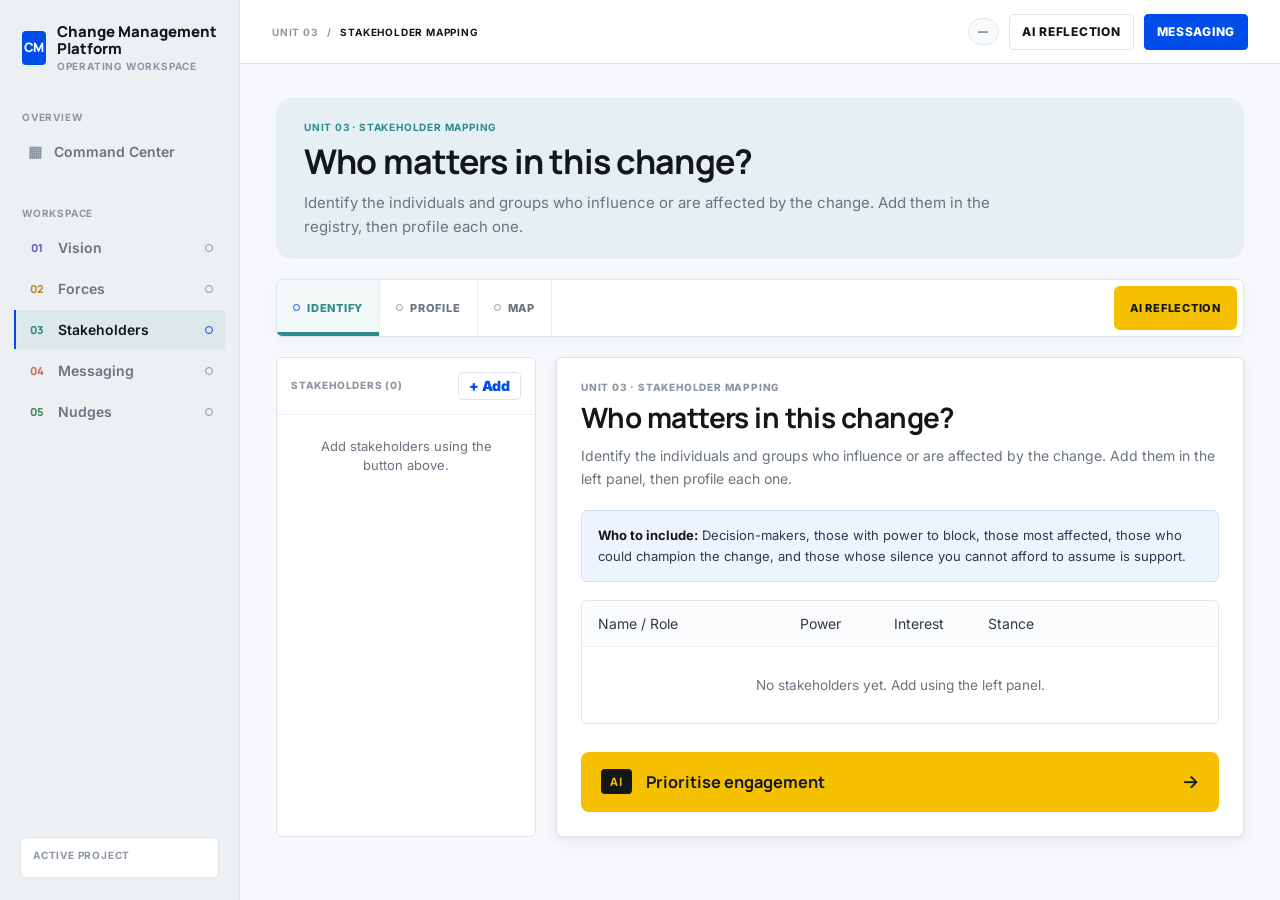
<file: unit3-stakeholders.html>
<!DOCTYPE html>
<html lang="en">
<head>
  <meta charset="UTF-8">
  <meta name="viewport" content="width=device-width, initial-scale=1.0">
  <link rel="icon" type="image/svg+xml" href="favicon.svg">
  <title>Unit 03 · Stakeholder Mapping</title>
  <meta property="og:title" content="Change Management Platform">
  <meta property="og:description" content="An AI-augmented change management workspace: Vision · Forces · Stakeholders · Messaging · Nudges.">
  <meta property="og:type" content="website">
  <script src="cmt-shell.js"></script>
  <link rel="stylesheet" href="cmt-system.css">
  <style>
    /* ================================================================
       ENHANCED STAKEHOLDER MAP — pill nodes, click-to-expand, fullscreen
       ================================================================ */

    .map-canvas-wrap { position: relative; }

    .map-fullscreen-btn {
      position: absolute;
      top: 28px; right: 28px;
      z-index: 8;
      width: 36px; height: 36px;
      border: 1px solid rgba(15, 23, 42, 0.12);
      border-radius: 8px;
      background: rgba(255, 255, 255, 0.92);
      color: #4d5358;
      cursor: pointer;
      display: grid; place-items: center;
      font-size: 15px;
      backdrop-filter: blur(6px);
      box-shadow: 0 2px 8px rgba(15, 23, 42, 0.08);
      transition: background 140ms ease, color 140ms ease, border-color 140ms ease;
    }
    .map-fullscreen-btn:hover {
      background: #fff; color: #111827;
      border-color: rgba(15, 23, 42, 0.2);
    }

    .map-canvas {
      position: relative;
      min-height: 560px;
      border-radius: 20px;
      overflow: hidden;
      background:
        linear-gradient(to right, rgba(15, 23, 42, 0.04) 1px, transparent 1px),
        linear-gradient(to bottom, rgba(15, 23, 42, 0.04) 1px, transparent 1px),
        linear-gradient(180deg, #fbfcfe 0%, #f6f8fb 100%);
      background-size: 48px 48px, 48px 48px, auto;
      border: 1px solid rgba(15, 23, 42, 0.08);
      box-shadow: inset 0 1px 0 rgba(255,255,255,0.9);
    }
    .map-canvas::before {
      content: ""; position: absolute; inset: 0; pointer-events: none;
      background:
        linear-gradient(to right, transparent 49.8%, rgba(15, 23, 42, 0.08) 50%, transparent 50.2%),
        linear-gradient(to bottom, transparent 49.8%, rgba(15, 23, 42, 0.08) 50%, transparent 50.2%);
    }

    .map-zone { position: absolute; border-radius: 16px; pointer-events: none; }
    .map-zone.manage-closely { top: 6%; right: 6%; width: 38%; height: 38%;
      background: linear-gradient(180deg, rgba(180, 35, 24, 0.05), rgba(180, 35, 24, 0.015));
      border: 1px solid rgba(180, 35, 24, 0.08); }
    .map-zone.keep-informed { bottom: 6%; right: 6%; width: 38%; height: 38%;
      background: linear-gradient(180deg, rgba(31, 122, 77, 0.04), rgba(31, 122, 77, 0.01));
      border: 1px solid rgba(31, 122, 77, 0.08); }
    .map-zone.keep-satisfied { top: 6%; left: 6%; width: 38%; height: 38%;
      background: linear-gradient(180deg, rgba(155, 98, 0, 0.04), rgba(155, 98, 0, 0.01));
      border: 1px solid rgba(155, 98, 0, 0.08); }
    .map-zone.monitor { bottom: 6%; left: 6%; width: 38%; height: 38%;
      background: linear-gradient(180deg, rgba(140, 150, 163, 0.04), rgba(140, 150, 163, 0.01));
      border: 1px solid rgba(140, 150, 163, 0.08); }

    .map-axis {
      position: absolute;
      font-size: 0.72rem; font-weight: 700;
      letter-spacing: 0.04em;
      color: rgba(15, 23, 42, 0.4);
      text-transform: uppercase;
      z-index: 2; pointer-events: none;
    }
    .map-quadrant {
      position: absolute;
      z-index: 2; pointer-events: none;
      font-size: 0.84rem; font-weight: 800;
      letter-spacing: 0.06em;
      color: rgba(15, 23, 42, 0.55);
      text-transform: uppercase;
      background: rgba(255, 255, 255, 0.7);
      backdrop-filter: blur(4px);
      -webkit-backdrop-filter: blur(4px);
      padding: 4px 10px;
      border-radius: 999px;
    }

    /* ===== PILL — default (unexpanded) node ===== */
    .map-canvas .map-node {
      position: absolute;
      transform: translate(-50%, -50%);
      display: flex; align-items: center; gap: 7px;
      padding: 5px 10px 5px 7px;
      border-radius: 999px;
      background: rgba(255, 255, 255, 0.95);
      border: 1px solid rgba(15, 23, 42, 0.14);
      box-shadow: 0 2px 6px rgba(15, 23, 42, 0.08), 0 1px 2px rgba(15, 23, 42, 0.04);
      color: #1a1d20;
      font-size: 0.76rem; font-weight: 700;
      cursor: pointer; user-select: none; white-space: nowrap;
      transition: transform 160ms ease, box-shadow 160ms ease, border-color 160ms ease;
      z-index: 4;
      height: auto; width: auto; min-width: 0; max-width: 180px;
    }
    .map-canvas .map-node:hover {
      transform: translate(-50%, -50%) translateY(-1px);
      box-shadow: 0 6px 14px rgba(15, 23, 42, 0.12), 0 2px 4px rgba(15, 23, 42, 0.06);
      z-index: 6;
    }
    .map-node-dot {
      width: 9px; height: 9px;
      border-radius: 999px;
      flex-shrink: 0;
      box-shadow: 0 0 0 1px rgba(255,255,255,0.9);
    }
    .map-node-label { overflow: hidden; text-overflow: ellipsis; max-width: 140px; }
    .map-node-priority {
      width: 5px; height: 5px;
      border-radius: 999px;
      background: #b42318;
      flex-shrink: 0;
      box-shadow: 0 0 0 2px rgba(180,35,24,0.15);
    }
    .map-canvas .map-node.influence-high  { font-size: 0.80rem; padding: 6px 12px 6px 8px; }
    .map-canvas .map-node.influence-low   { font-size: 0.72rem; padding: 4px 9px 4px 6px; opacity: 0.86; }
    .map-canvas .map-node.selected {
      border-color: rgba(37, 99, 235, 0.45);
      box-shadow: 0 0 0 3px rgba(37, 99, 235, 0.10), 0 6px 14px rgba(15, 23, 42, 0.12);
    }
    .map-canvas .map-node.risk .map-node-dot { animation: pillPulse 2.2s infinite; }
    @keyframes pillPulse {
      0%   { box-shadow: 0 0 0 1px rgba(255,255,255,0.9), 0 0 0 0 rgba(180,35,24,0.4); }
      70%  { box-shadow: 0 0 0 1px rgba(255,255,255,0.9), 0 0 0 8px rgba(180,35,24,0); }
      100% { box-shadow: 0 0 0 1px rgba(255,255,255,0.9), 0 0 0 0 rgba(180,35,24,0); }
    }

    /* ===== EXPANDED — grows into a card, high z-index ===== */
    .map-canvas .map-node.expanded {
      transform: translate(-50%, -50%) !important;
      flex-direction: column; align-items: stretch; gap: 0;
      width: 240px; max-width: 240px;
      padding: 0;
      border-radius: 14px;
      background: #fff;
      border: 1px solid rgba(15, 23, 42, 0.18);
      box-shadow:
        0 0 0 4px rgba(37, 99, 235, 0.06),
        0 18px 36px rgba(15, 23, 42, 0.18),
        0 6px 14px rgba(15, 23, 42, 0.10);
      cursor: default; z-index: 20; white-space: normal;
    }
    .map-canvas .map-node.expanded:hover { transform: translate(-50%, -50%) !important; }

    .expanded-head {
      display: flex; align-items: flex-start; justify-content: space-between; gap: 8px;
      padding: 12px 12px 10px;
      border-bottom: 1px solid rgba(15, 23, 42, 0.06);
    }
    .expanded-head-main { min-width: 0; flex: 1; }
    .expanded-name {
      font-size: 0.92rem; font-weight: 800;
      color: #111827; line-height: 1.2; margin-bottom: 3px;
      font-family: "Manrope", Arial, sans-serif; letter-spacing: -0.01em;
    }
    .expanded-role { font-size: 0.72rem; color: #6b7280; line-height: 1.35; }
    .expanded-badge {
      flex-shrink: 0;
      font-size: 0.58rem; font-weight: 900;
      letter-spacing: 0.08em; text-transform: uppercase;
      padding: 4px 7px; border-radius: 999px;
      color: #fff; white-space: nowrap;
    }
    .expanded-close {
      flex-shrink: 0;
      width: 22px; height: 22px;
      border-radius: 999px;
      border: none;
      background: rgba(15, 23, 42, 0.06);
      color: #6b7280;
      cursor: pointer;
      font-size: 14px; line-height: 1;
      display: grid; place-items: center;
      padding: 0;
      transition: background 140ms ease, color 140ms ease;
    }
    .expanded-close:hover { background: rgba(180, 35, 24, 0.1); color: #b42318; }

    .expanded-meta { display: flex; flex-wrap: wrap; gap: 5px; padding: 10px 12px 8px; }
    .expanded-chip {
      font-size: 0.64rem; font-weight: 700;
      letter-spacing: 0.02em;
      padding: 3px 7px; border-radius: 999px;
      background: rgba(15, 23, 42, 0.06);
      color: rgba(15, 23, 42, 0.72);
    }
    .expanded-chip.priority { background: rgba(180, 35, 24, 0.1); color: #b42318; }

    .expanded-readiness { padding: 0 12px 10px; }
    .expanded-readiness-label {
      font-size: 0.58rem; font-weight: 800;
      letter-spacing: 0.08em;
      color: rgba(15, 23, 42, 0.45);
      text-transform: uppercase;
      margin-bottom: 5px;
    }
    .expanded-readiness-track {
      height: 5px;
      background: rgba(15, 23, 42, 0.08);
      border-radius: 999px;
      overflow: hidden;
    }
    .expanded-readiness-fill { height: 100%; border-radius: 999px; }
    .expanded-readiness-stage {
      margin-top: 4px;
      font-size: 0.7rem; font-weight: 600;
      color: #4d5358;
    }

    .expanded-actions {
      display: flex; gap: 0; padding: 0;
      border-top: 1px solid rgba(15, 23, 42, 0.06);
    }
    .expanded-action {
      flex: 1; border: none; background: transparent;
      color: #4d5358;
      padding: 10px;
      font-size: 0.72rem; font-weight: 700;
      cursor: pointer;
      transition: background 140ms ease, color 140ms ease;
      letter-spacing: 0.02em;
    }
    .expanded-action:hover { background: rgba(37, 99, 235, 0.06); color: #004dea; }
    .expanded-action + .expanded-action { border-left: 1px solid rgba(15, 23, 42, 0.06); }

    /* ===== TOOLTIP (hover, only for collapsed pills) ===== */
    .map-tooltip {
      position: absolute; display: none;
      min-width: 200px; max-width: 260px;
      padding: 9px 11px; border-radius: 10px;
      background: rgba(17, 24, 39, 0.95);
      color: #fff;
      font-size: 0.72rem; line-height: 1.45;
      box-shadow: 0 10px 24px rgba(0, 0, 0, 0.2);
      z-index: 30; pointer-events: none;
    }
    .map-tooltip strong { color: #fff; font-weight: 700; }
    .map-tooltip .tip-sub { color: rgba(255,255,255,0.65); font-size: 0.68rem; }

    /* ===== SUMMARY CARDS BELOW ===== */
    .map-summary { margin-top: 14px; display: grid; grid-template-columns: repeat(3, minmax(0, 1fr)); gap: 12px; }
    .map-summary-card {
      border: 1px solid rgba(15, 23, 42, 0.08);
      background: linear-gradient(180deg, #ffffff, #fafbfd);
      border-radius: 14px;
      padding: 13px 14px 11px;
      box-shadow: var(--shadow-card);
    }
    .map-summary-title {
      font-size: 0.62rem; text-transform: uppercase; letter-spacing: 0.1em;
      color: #6b7280; font-weight: 800; margin-bottom: 8px;
    }
    .map-summary-list { display: flex; flex-direction: column; gap: 6px; }
    .map-summary-item {
      display: flex; align-items: center; justify-content: space-between; gap: 8px;
      font-size: 0.8rem; color: #111827;
    }
    .map-summary-item strong { font-weight: 700; }
    .map-summary-item .tag {
      font-size: 0.62rem; font-weight: 700;
      padding: 3px 7px; border-radius: 999px;
      background: rgba(15, 23, 42, 0.06);
      color: rgba(15, 23, 42, 0.7);
    }

    /* ===== FULLSCREEN OVERLAY ===== */
    .map-fullscreen-overlay {
      position: fixed; inset: 0; z-index: 100;
      background: rgba(15, 23, 42, 0.55);
      backdrop-filter: blur(4px);
      display: none; align-items: stretch;
      padding: 32px;
    }
    .map-fullscreen-overlay.visible { display: flex; }
    .map-fullscreen-frame {
      flex: 1;
      background: #fff;
      border-radius: 16px;
      box-shadow: 0 24px 60px rgba(0, 0, 0, 0.32);
      display: flex; flex-direction: column; overflow: hidden;
    }
    .map-fullscreen-head {
      display: flex; align-items: center; justify-content: space-between;
      padding: 14px 18px;
      border-bottom: 1px solid rgba(15, 23, 42, 0.08);
    }
    .map-fullscreen-title {
      font-family: "Manrope", Arial, sans-serif;
      font-size: 0.95rem; font-weight: 800;
      color: #111827;
    }
    .map-fullscreen-title-sub {
      margin-left: 10px;
      font-size: 0.72rem; font-weight: 600;
      color: #6b7280;
    }
    .map-fullscreen-close {
      border: 1px solid rgba(15, 23, 42, 0.12);
      border-radius: 8px;
      background: #fff;
      color: #4d5358;
      padding: 7px 14px;
      font-size: 0.74rem; font-weight: 700;
      cursor: pointer;
      letter-spacing: 0.03em;
    }
    .map-fullscreen-close:hover { background: #f3f4f6; color: #111827; }
    .map-fullscreen-body { flex: 1; padding: 18px; overflow: auto; }
    .map-fullscreen-body .map-canvas { min-height: 100%; height: 100%; }

    body.map-fullscreen-active { overflow: hidden; }

    @media (max-width: 980px) {
      .map-summary { grid-template-columns: 1fr; }
      .map-canvas { min-height: 500px; }
      .map-canvas .map-node.expanded { width: 220px; }
      .map-fullscreen-overlay { padding: 12px; }
    }
  </style>
</head>
<body class="unit-page unit-03-page">
  <div class="app-shell">
    <div id="sidebar-mount" data-active="unit3-stakeholders.html"></div>

    <header class="topbar">
      <nav class="crumbs" aria-label="Breadcrumb">
        <span class="meta-label">Unit 03</span>
        <span class="meta-label">/</span>
        <span class="meta-label crumb-current">Stakeholder Mapping</span>
        <span class="topbar-sep" id="topbar-sep" style="display:none;">·</span>
      </nav>
      <div class="topbar-actions">
        <span class="save-indicator" id="save-indicator">—</span>
        <button class="btn" onclick="openAiPanel()">AI Reflection</button>
        <a class="btn btn-primary" href="unit4-communication.html">Messaging</a>
      </div>
    </header>

    <main class="main">
      <div class="main-inner">
        <section class="page-head">
          <div>
            <div class="eyebrow">Unit 03 · Stakeholder Mapping</div>
            <h1 class="page-title">Who matters in this change?</h1>
            <p class="page-subtitle">Identify the individuals and groups who influence or are affected by the change. Add them in the registry, then profile each one.</p>
          </div>
        </section>

        <div class="tabbar">
          <button class="tab-btn active" data-tab="identify" onclick="switchTab('identify',this)"><span class="tab-dot" data-tabdot="identify"></span>Identify</button>
          <button class="tab-btn" data-tab="profile" onclick="switchTab('profile',this)"><span class="tab-dot" data-tabdot="profile"></span>Profile</button>
          <button class="tab-btn" data-tab="map" onclick="switchTab('map',this)"><span class="tab-dot" data-tabdot="map"></span>Map</button>
          <button class="tab-btn tab-btn-ai" data-tab="ai" onclick="openAiPanel()">AI Reflection</button>
        </div>

        <div class="stakeholder-workspace">
          <aside class="inner-sb">
            <div class="inner-sb-head">
              <span class="inner-sb-label">Stakeholders (<span id="sh-count">0</span>)</span>
              <button class="btn-add" onclick="addStakeholder()">+ Add</button>
            </div>
            <div class="inner-sb-list" id="inner-sb-list">
              <div class="inner-sb-empty">Add stakeholders using the button above.</div>
            </div>
          </aside>

          <section class="module">
            <div class="module-body">

              <div class="pane active" id="pane-identify">
                <div class="pane-head">
                  <div class="pane-eyebrow">Unit 03 · Stakeholder Mapping</div>
                  <h1 class="pane-title">Who matters in this change?</h1>
                  <p class="pane-desc">Identify the individuals and groups who influence or are affected by the change. Add them in the left panel, then profile each one.</p>
                </div>
                <div id="forces-carry" class="hint-box" style="display:none;">
                  <strong>From your force field:</strong> <span id="forces-carry-text"></span>
                </div>
                <div class="hint-box">
                  <strong>Who to include:</strong> Decision-makers, those with power to block, those most affected, those who could champion the change, and those whose silence you cannot afford to assume is support.
                </div>
                <div class="sh-table">
                  <div class="sh-table-head">
                    <span>Name / Role</span><span>Power</span><span>Interest</span><span>Stance</span><span></span>
                  </div>
                  <div id="sh-table-body">
                    <div style="padding:28px;text-align:center;color:var(--muted);font-size:0.85rem;">No stakeholders yet. Add using the left panel.</div>
                  </div>
                </div>
                <a class="ai-cue" href="#" data-ai-mode="prioritise"><span class="ai-cue-badge">AI</span><span class="ai-cue-action">Prioritise engagement</span><span class="ai-cue-arrow">→</span></a>
              </div>

              <div class="pane" id="pane-profile">
                <div class="pane-head">
                  <div class="pane-eyebrow">Unit 03 · Profile</div>
                  <h1 class="pane-title">Understand each stakeholder</h1>
                  <p class="pane-desc">Select a stakeholder from the left panel to profile them. The richer your understanding, the more targeted your communication and actions will be.</p>
                </div>
                <div id="profile-panel">
                  <div class="no-selection">
                    <div class="no-selection-label">No selection</div>
                    <div class="no-selection-text">Select a stakeholder from the left panel to view and edit their profile.</div>
                  </div>
                </div>
                <a class="ai-cue" href="#" data-ai-mode="blockers"><span class="ai-cue-badge">AI</span><span class="ai-cue-action">Address blockers</span><span class="ai-cue-arrow">→</span></a>
              </div>

              <div class="pane" id="pane-map">
                <div class="pane-head">
                  <div class="pane-eyebrow">Unit 03 · Power / Interest Map</div>
                  <h1 class="pane-title">See who sits where</h1>
                  <p class="pane-desc">Colour shows stance. Hover a stakeholder for a quick read, click to expand, double-click to edit. Press <kbd style="padding:2px 5px;border:1px solid rgba(15,23,42,0.15);border-radius:4px;background:#f5f6f8;font-family:inherit;font-size:0.72rem;">F</kbd> or the enlarge button for fullscreen.</p>
                </div>
                <div class="map-canvas-wrap" id="map-canvas-wrap">
                  <button class="map-fullscreen-btn" onclick="openFullscreen()" title="Enlarge map (F)" aria-label="Enlarge map">⤢</button>
                  <div class="map-canvas" id="map-canvas">
                    <div class="map-axis" style="bottom:10px;left:50%;transform:translateX(-50%);">Interest →</div>
                    <div class="map-axis" style="left:10px;top:50%;transform:translateY(-50%) rotate(-90deg);">Power</div>
                    <div class="map-quadrant" style="top:16px;right:16px;">Manage closely</div>
                    <div class="map-quadrant" style="top:16px;left:38px;">Keep satisfied</div>
                    <div class="map-quadrant" style="bottom:36px;right:16px;">Keep informed</div>
                    <div class="map-quadrant" style="bottom:36px;left:38px;">Monitor</div>
                    <div class="map-tooltip" id="map-tooltip"></div>
                  </div>
                </div>
                <a class="ai-cue" href="#" data-ai-mode="champions"><span class="ai-cue-badge">AI</span><span class="ai-cue-action">Build a coalition</span><span class="ai-cue-arrow">→</span></a>
              </div>

              <div class="pane" id="pane-ai">
                <p class="ai-tab-explainer">Prompts are generated from your current case data and tailored to this unit's framework. Copy them into ChatGPT, Claude, or your preferred AI tool to challenge, refine, or extend your thinking.</p>
                <div class="pane-head">
                  <div class="pane-eyebrow">Unit 03 · AI &amp; Export</div>
                  <h1 class="pane-title">Reflect on your stakeholders with AI</h1>
                  <p class="pane-desc">All stakeholder data is embedded. Choose a mode and copy the prompt.</p>
                </div>
                <div class="ai-mode-grid" id="ai-mode-grid"></div>
                <div class="prompt-box">
                  <div class="prompt-box-head">
                    <span class="prompt-box-label">Ready-to-use prompt — your project data is included</span>
                  </div>
                  <div class="prompt-text" id="prompt-output">Add stakeholders to generate a prompt.</div>
                  <div class="prompt-actions">
                    <button class="btn btn-inverse" id="btn-copy" onclick="copyPrompt(this)">Copy prompt</button>
                    <a class="btn btn-secondary" href="https://claude.ai" target="_blank" onclick="softCopy()">Open Claude ↗</a>
                    <a class="btn btn-secondary" href="https://chat.openai.com" target="_blank" onclick="softCopy()">Open ChatGPT ↗</a>
                  </div>
                </div>
              </div>

            </div>
          </section>
        </div>
      </div>
    </main>
  </div>

  <!-- AI slide panel -->
  <div class="ai-panel-overlay" id="ai-panel-overlay" role="dialog" aria-modal="true" aria-label="AI reflection panel">
    <div class="ai-panel" id="ai-panel">
      <div class="ai-panel-head">
        <div>
          <div class="ai-panel-title">AI Reflection</div>
          <div class="ai-panel-sub">Your case data is already embedded in these prompts — structured around this unit's framework. Copy one into Claude, ChatGPT, or your preferred AI tool. The AI gets your context without you having to explain it.</div>
        </div>
        <button class="ai-panel-close" onclick="closeAiPanel()" title="Close (Esc)" aria-label="Close AI panel">×</button>
      </div>
      <div class="ai-panel-body" id="ai-panel-body"></div>
    </div>
  </div>

  <!-- Fullscreen overlay -->
  <div class="map-fullscreen-overlay" id="map-fullscreen-overlay" role="dialog" aria-modal="true" aria-label="Stakeholder map fullscreen">
    <div class="map-fullscreen-frame">
      <div class="map-fullscreen-head">
        <div>
          <span class="map-fullscreen-title">Stakeholder map</span>
          <span class="map-fullscreen-title-sub">Power / Interest</span>
        </div>
        <button class="map-fullscreen-close" onclick="closeFullscreen()" title="Close (Esc)">Close  ✕</button>
      </div>
      <div class="map-fullscreen-body" id="map-fullscreen-body"></div>
    </div>
  </div>

  <div class="toast" id="toast"></div>

  <script src="cmt-client.js"></script>
  <script>
'use strict';

const AI_TASKS = {
  prioritise:
    'Act as a change management consultant. Prioritise stakeholder engagement:\n'
    + '1. Which 3 stakeholders need the most urgent attention and why?\n'
    + '2. In what sequence should engagement happen — who must be moved before others can be influenced?\n'
    + '3. Are there any stakeholders whose position is likely to influence others significantly?\n'
    + '4. What is the biggest engagement risk if someone is neglected?',
  blockers:
    'Focus on the skeptics and blockers:\n'
    + '1. For each skeptic or blocker, what is the likely underlying concern driving their resistance?\n'
    + '2. Is their resistance rational, emotional, or political?\n'
    + '3. What is the most effective approach for each — direct conversation, co-creation, peer influence, or something else?\n'
    + '4. Which blocker, if moved to neutral, would most change the overall dynamic?',
  champions:
    'Identify coalition-building opportunities:\n'
    + '1. Who are the strongest potential champions, and why would people listen to them?\n'
    + '2. How could each champion influence a specific skeptic or resistant group?\n'
    + '3. What would each champion need to feel confident in their advocacy role?\n'
    + '4. Suggest a simple coalition-building sequence: who activates whom?',
  comms:
    'Translate this stakeholder map into a communication design brief for Unit 4. For each stakeholder (or group of similar stakeholders), define:\n'
    + '- KNOW: What is the one thing they must understand after our first communication?\n'
    + '- FEEL: What emotional shift do we need to create?\n'
    + '- DO: What specific action or behaviour change do we want from them?\n'
    + '- TONE: What communication approach will land with this audience?',
};

const AI_MODES = [
  { key:'prioritise', title:'Prioritise engagement', desc:'Which stakeholders need most attention? In what order should you engage them?' },
  { key:'blockers',   title:'Address blockers',     desc:'For each skeptic or blocker, what is the underlying concern and how should you approach them?' },
  { key:'champions',  title:'Build a coalition',    desc:'Who are your best potential champions and how could they influence others?' },
  { key:'comms',      title:'Communication bridge', desc:'Translate each stakeholder into an audience for Unit 4.' },
];

let projectId = null, selected = null, activeMode = 'prioritise', saveTimer = null;
let expandedId = null;
let isFullscreen = false;
let vision = {}, forces = {};
const STANCE_COLORS = { supporter:'#1f7a4d', neutral:'#9b6200', skeptical:'#b85c00', blocker:'#b42318', '':'#8c96a3' };
const READINESS = ['Unaware','Aware','Experimenting','Using','Advocating'];
let data = { stakeholders: [] };

function uid() { return Math.random().toString(36).slice(2, 9); }

async function init() {
  const params = new URLSearchParams(window.location.search);
  projectId = params.get('project') || localStorage.getItem('cmt_current_project');
  if (projectId) CMT.setCurrentProjectId(projectId);
  try {
    const allModules = await CMT.loadAllModules(projectId);
    if (allModules.vision) vision = allModules.vision;
    if (allModules.forces) forces = allModules.forces;
    if (allModules.stakeholders) data = { stakeholders: [], ...allModules.stakeholders };
  } catch(e) {
    const vRaw = localStorage.getItem('cmt_module_' + projectId + '_vision');
    if (vRaw) { try { vision = JSON.parse(vRaw); } catch(e2) {} }
    const fRaw = localStorage.getItem('cmt_module_' + projectId + '_forces');
    if (fRaw) { try { forces = JSON.parse(fRaw); } catch(e2) {} }
    const saved = localStorage.getItem('cmt_module_' + projectId + '_stakeholders');
    if (saved) { try { data = JSON.parse(saved); } catch(e2) {} }
  }
  if (!data.stakeholders) data.stakeholders = [];

  if (vision.ctx_title) {
    const tp = document.getElementById('topbar-project');
    if (tp) tp.textContent = vision.ctx_title;
  }
  if (vision.ctx_org) {
    const to = document.getElementById('topbar-org');
    if (to) to.textContent = vision.ctx_org;
    const sep = document.getElementById('topbar-sep');
    if (sep) sep.style.display = 'inline';
  }

  const topRes = (forces.resisting || []).sort((a, b) => b.strength - a.strength).slice(0, 3).map(f => f.label).filter(Boolean);
  if (topRes.length) {
    document.getElementById('forces-carry-text').textContent = 'Top restraining forces: ' + topRes.join(' · ');
    document.getElementById('forces-carry').style.display = 'block';
  }

  renderInnerSidebar(); renderTable(); renderAiCards(); updatePrompt();
  updateTabDots();

  // Wire deep-links: any [data-ai-mode] anchor points to the AI tab + mode for this project.
  if (projectId) {
    document.querySelectorAll('[data-ai-mode]').forEach(a => {
      const key = a.getAttribute('data-ai-mode');
      a.setAttribute('href', window.location.pathname + '?project=' + encodeURIComponent(projectId) + '&ai=' + encodeURIComponent(key));
    });
  }

  // Honor incoming ?ai=KEY → open AI panel and pre-select the mode.
  const aiParam = params.get('ai');
  if (aiParam && AI_MODES.some(m => m.key === aiParam)) {
    openAiPanel();
    selectMode(aiParam);
  }

  document.addEventListener('keydown', onKeydown);
  document.addEventListener('click', onDocumentClick);
  document.getElementById('ai-panel-overlay')?.addEventListener('click', function(e) {
    if (e.target === this) closeAiPanel();
  });
}

function tabFilled(tab) {
  const list = data.stakeholders || [];
  if (tab === 'identify') return list.length > 0;
  if (tab === 'profile')  return list.some(s => (s.motivations || s.concerns || s.needs || s.notes || '').trim().length > 0);
  if (tab === 'map')      return list.length > 0;
  return false;
}

function updateTabDots() {
  document.querySelectorAll('.tab-dot').forEach(el => {
    const t = el.getAttribute('data-tabdot');
    el.classList.toggle('filled', tabFilled(t));
  });
}

function renderAiCards() {
  const grid = document.getElementById('ai-mode-grid');
  if (!grid) return;
  grid.innerHTML = AI_MODES.map(m =>
    '<div class="ai-mode-card' + (m.key === activeMode ? ' active' : '') + '" data-mode="' + m.key + '" title="' + esc(m.desc) + '" onclick="selectMode(\'' + m.key + '\')">'
    +   '<div class="ai-mode-title">' + esc(m.title) + '</div>'
    +   '<div class="ai-mode-desc">' + esc(m.desc) + '</div>'
    +   '<div class="ai-mode-task"><span class="ai-mode-task-label">Task</span>' + esc(AI_TASKS[m.key]) + '</div>'
    +   '<button class="ai-mode-use" type="button" onclick="event.stopPropagation();selectMode(\'' + m.key + '\')">Use this task</button>'
    + '</div>'
  ).join('');
}

function selectMode(mode) {
  activeMode = mode;
  renderAiCards();
  updatePrompt();
}

function addStakeholder() {
  const sh = { id: uid(), name: 'New stakeholder', role: '', group: '', power: 3, interest: 3, stance: '', readiness: 0, motivations: '', concerns: '', needs: '', notes: '', influence: 'medium' };
  data.stakeholders.push(sh); selected = sh.id;
  renderInnerSidebar(); renderTable();
  switchTab('profile', document.querySelectorAll('.tab-btn')[1]);
  renderProfile(); autosave();
  setTimeout(() => document.getElementById('sh-name')?.focus(), 50);
}

function deleteStakeholder(id) {
  data.stakeholders = data.stakeholders.filter(s => s.id !== id);
  if (selected === id) selected = data.stakeholders[0]?.id || null;
  if (expandedId === id) expandedId = null;
  renderInnerSidebar(); renderTable(); renderProfile(); renderMap(); autosave();
}

function selectStakeholder(id) {
  selected = id;
  renderInnerSidebar();
  switchTab('profile', document.querySelectorAll('.tab-btn')[1]);
  renderProfile();
}

function renderInnerSidebar() {
  document.getElementById('sh-count').textContent = data.stakeholders.length;
  const list = document.getElementById('inner-sb-list');
  if (!data.stakeholders.length) {
    list.innerHTML = '<div class="inner-sb-empty">Add stakeholders using the button above.</div>';
    return;
  }
  list.innerHTML = data.stakeholders.map(s => {
    const initials = (s.name || '?').split(' ').map(w => w[0]).join('').substring(0, 2).toUpperCase();
    const color = STANCE_COLORS[s.stance] || '#8c96a3';
    return '<div class="sh-item' + (selected === s.id ? ' active' : '') + '" onclick="selectStakeholder(\'' + s.id + '\')">'
      + '<div class="sh-avatar" style="background:' + color + '">' + initials + '</div>'
      + '<div class="sh-info"><div class="sh-name">' + esc(s.name || 'Unnamed') + '</div><div class="sh-role">' + esc(s.role || s.group || '—') + '</div></div>'
      + '<div class="sh-dot" style="background:' + color + '"></div>'
      + '</div>';
  }).join('');
}

function renderTable() {
  const body = document.getElementById('sh-table-body');
  if (!data.stakeholders.length) {
    body.innerHTML = '<div style="padding:28px;text-align:center;color:var(--muted);font-size:0.85rem;">No stakeholders yet. Add using the left panel.</div>';
    return;
  }
  body.innerHTML = data.stakeholders.map(s => {
    const color = STANCE_COLORS[s.stance] || '#8c96a3';
    const stanceLabel = s.stance ? s.stance[0].toUpperCase() + s.stance.slice(1) : '—';
    return '<div class="sh-table-row" onclick="selectStakeholder(\'' + s.id + '\')">'
      + '<div><div style="font-size:0.86rem;font-weight:800;color:var(--ink);">' + esc(s.name || 'Unnamed') + '</div><div style="font-size:0.72rem;color:var(--muted);">' + esc(s.role || '—') + '</div></div>'
      + '<div class="sh-table-num">' + s.power + '/5</div>'
      + '<div class="sh-table-num">' + s.interest + '/5</div>'
      + '<div style="text-align:center;"><span class="sh-stance-chip" style="background:' + color + '1a;color:' + color + ';">' + stanceLabel + '</span></div>'
      + '<div style="text-align:center;"><button class="btn btn-sm btn-danger" onclick="event.stopPropagation();deleteStakeholder(\'' + s.id + '\')">Remove</button></div>'
      + '</div>';
  }).join('');
}

function renderProfile() {
  const panel = document.getElementById('profile-panel');
  if (!selected) {
    panel.innerHTML = '<div class="no-selection"><div class="no-selection-label">No selection</div><div class="no-selection-text">Select a stakeholder from the left panel to view and edit their profile.</div></div>';
    return;
  }
  const sh = data.stakeholders.find(s => s.id === selected);
  if (!sh) return;
  const stanceChips = ['supporter','neutral','skeptical','blocker'].map(st => '<div class="stance-chip' + (sh.stance === st ? ' ' + st : '') + '" onclick="setStance(\'' + sh.id + '\',\'' + st + '\')">' + st[0].toUpperCase() + st.slice(1) + '</div>').join('');
  const readinessSteps = READINESS.map((r, i) => '<div class="readiness-step' + (sh.readiness === i ? ' active' : '') + '" onclick="setReadiness(\'' + sh.id + '\',' + i + ')">' + r + '</div>').join('');
  panel.innerHTML =
    '<div style="display:flex;align-items:center;justify-content:space-between;margin-bottom:20px;flex-wrap:wrap;gap:8px;"><div style="font-family:Manrope,Arial,sans-serif;font-size:1.3rem;font-weight:800;color:var(--ink);letter-spacing:-0.01em;">' + esc(sh.name || 'Unnamed stakeholder') + '</div><button class="btn btn-sm btn-danger" onclick="deleteStakeholder(\'' + sh.id + '\')">Remove</button></div>'
    + '<div class="grid-2">'
    +   '<div class="field-group"><label class="label">Name</label><input class="field-input" id="sh-name" value="' + esc(sh.name) + '" placeholder="Full name or group name" oninput="updateField(\'' + sh.id + '\',\'name\',this.value)"></div>'
    +   '<div class="field-group"><label class="label">Role / title</label><input class="field-input" value="' + esc(sh.role) + '" placeholder="e.g. Head of Finance" oninput="updateField(\'' + sh.id + '\',\'role\',this.value)"></div>'
    +   '<div class="field-group"><label class="label">Group</label><input class="field-input" value="' + esc(sh.group) + '" placeholder="e.g. Leadership, End users, IT" oninput="updateField(\'' + sh.id + '\',\'group\',this.value)"></div>'
    +   '<div class="field-group"><label class="label">Influence level</label><select class="field-select" onchange="updateField(\'' + sh.id + '\',\'influence\',this.value)"><option' + (sh.influence === 'low' ? ' selected' : '') + '>low</option><option' + (sh.influence === 'medium' ? ' selected' : '') + '>medium</option><option' + (sh.influence === 'high' ? ' selected' : '') + '>high</option></select></div>'
    + '</div>'
    + '<div class="field-group"><label class="label">Stance toward change</label><div class="stance-chips">' + stanceChips + '</div></div>'
    + '<div class="field-group"><label class="label">Adoption readiness</label><div class="readiness-strip">' + readinessSteps + '</div></div>'
    + '<div class="grid-2" style="margin-top:8px;">'
    +   '<div class="field-group"><label class="label">Power (1–5)</label><div class="slider-row"><input type="range" min="1" max="5" value="' + sh.power + '" oninput="updateField(\'' + sh.id + '\',\'power\',+this.value);this.nextElementSibling.textContent=this.value;"><span class="slider-val">' + sh.power + '</span></div></div>'
    +   '<div class="field-group"><label class="label">Interest (1–5)</label><div class="slider-row"><input type="range" min="1" max="5" value="' + sh.interest + '" oninput="updateField(\'' + sh.id + '\',\'interest\',+this.value);this.nextElementSibling.textContent=this.value;"><span class="slider-val">' + sh.interest + '</span></div></div>'
    + '</div>'
    + '<div class="divider"></div>'
    + '<div class="grid-2">'
    +   '<div class="field-group"><label class="label">Motivations — what do they care about?</label><textarea class="field-textarea" placeholder="What drives them? What do they want from this change — or from stopping it?" oninput="updateField(\'' + sh.id + '\',\'motivations\',this.value)">' + esc(sh.motivations) + '</textarea></div>'
    +   '<div class="field-group"><label class="label">Concerns &amp; fears</label><textarea class="field-textarea" placeholder="What are they worried about? What might they lose?" oninput="updateField(\'' + sh.id + '\',\'concerns\',this.value)">' + esc(sh.concerns) + '</textarea></div>'
    +   '<div class="field-group"><label class="label">What do they need from us?</label><textarea class="field-textarea" placeholder="Information, reassurance, involvement, recognition?" oninput="updateField(\'' + sh.id + '\',\'needs\',this.value)">' + esc(sh.needs) + '</textarea></div>'
    +   '<div class="field-group"><label class="label">Notes</label><textarea class="field-textarea" placeholder="Anything else important about this stakeholder or how to approach them" oninput="updateField(\'' + sh.id + '\',\'notes\',this.value)">' + esc(sh.notes) + '</textarea></div>'
    + '</div>';
}

function updateField(id, field, val) {
  const sh = data.stakeholders.find(s => s.id === id);
  if (!sh) return;
  sh[field] = val;
  if (field === 'name' || field === 'stance' || field === 'role' || field === 'group') {
    renderInnerSidebar(); renderTable();
  }
  const mapAffects = ['name', 'role', 'group', 'power', 'interest', 'stance', 'readiness', 'influence', 'motivations', 'concerns'];
  if (mapAffects.includes(field) && document.getElementById('pane-map')?.classList.contains('active')) {
    renderMap();
  }
  autosave();
}

function setStance(id, stance) {
  updateField(id, 'stance', stance);
  renderProfile(); renderInnerSidebar(); renderTable();
  if (document.getElementById('pane-map')?.classList.contains('active')) renderMap();
}
function setReadiness(id, i) {
  updateField(id, 'readiness', i);
  renderProfile();
  if (document.getElementById('pane-map')?.classList.contains('active')) renderMap();
}

/* ================================================================
   MAP RENDERER — pill nodes with click-to-expand
   ================================================================ */

function renderMap() {
  // TODO: expanded card overflows canvas at edges (top/right) — addressed in a later pass.
  const canvas = document.getElementById('map-canvas');
  if (!canvas) return;

  ensureMapSummaryContainer();
  canvas.querySelectorAll('.map-node, .map-zone').forEach(n => n.remove());

  const tooltip = document.getElementById('map-tooltip');
  if (tooltip) tooltip.style.display = 'none';

  addMapZones(canvas);

  if (!data.stakeholders.length) {
    renderMapSummary([], []);
    return;
  }

  const enriched = data.stakeholders.map((s, index) => ({
    ...s,
    _index: index,
    _priority: getStakeholderPriority(s),
    _risk: isHighRiskStakeholder(s),
    _quadrant: getQuadrant(s),
  }));

  const topPriorityIds = enriched.slice().sort((a, b) => b._priority - a._priority).slice(0, 3).map(s => s.id);
  const positioned = resolveMapCollisions(enriched);

  positioned.forEach(s => {
    const color = STANCE_COLORS[s.stance] || '#8c96a3';
    const isPriority = topPriorityIds.includes(s.id);
    const isExpanded = expandedId === s.id;
    const isSelected = selected === s.id;
    const influence = (s.influence || 'medium').toLowerCase();

    const node = document.createElement('div');
    node.className = 'map-node'
      + (isSelected ? ' selected' : '')
      + (s._risk ? ' risk' : '')
      + ' influence-' + influence
      + (isExpanded ? ' expanded' : '');
    node.style.left = s._x + '%';
    node.style.top = s._y + '%';

    if (isExpanded) {
      node.innerHTML = renderExpandedCard(s, color, isPriority);
      node.addEventListener('click', e => e.stopPropagation());
    } else {
      node.innerHTML = `
        <span class="map-node-dot" style="background:${color};"></span>
        <span class="map-node-label">${esc(s.name || 'Unnamed')}</span>
        ${isPriority ? '<span class="map-node-priority" title="Top priority"></span>' : ''}
      `;
      node.addEventListener('click', e => {
        e.stopPropagation();
        expandNode(s.id);
      });
      node.addEventListener('dblclick', e => {
        e.stopPropagation();
        expandedId = null;
        selectStakeholder(s.id);
      });
      node.addEventListener('mouseenter', e => showMapTooltip(e, s, tooltip));
      node.addEventListener('mousemove',  e => showMapTooltip(e, s, tooltip));
      node.addEventListener('mouseleave', () => { if (tooltip) tooltip.style.display = 'none'; });
    }

    canvas.appendChild(node);
  });

  renderMapSummary(enriched, topPriorityIds);
}

function renderExpandedCard(s, color, isPriority) {
  const readinessPct = Math.max(0, Math.min(100, ((+s.readiness || 0) / 4) * 100));
  const readinessLabel = READINESS[s.readiness] || 'Unknown';
  const badgeLabel = getStanceLabel(s.stance);
  const influence = (s.influence || 'medium').toLowerCase();

  return `
    <div class="expanded-head">
      <div class="expanded-head-main">
        <div class="expanded-name">${esc(s.name || 'Unnamed')}</div>
        <div class="expanded-role">${esc(s.role || s.group || '—')}</div>
      </div>
      <div class="expanded-badge" style="background:${color};">${badgeLabel}</div>
      <button class="expanded-close" onclick="collapseNode(event)" title="Close" aria-label="Close">×</button>
    </div>
    <div class="expanded-meta">
      <span class="expanded-chip">Power ${s.power}/5</span>
      <span class="expanded-chip">Interest ${s.interest}/5</span>
      <span class="expanded-chip">${capitalize(influence)} influence</span>
      ${isPriority ? '<span class="expanded-chip priority">Top priority</span>' : ''}
    </div>
    <div class="expanded-readiness">
      <div class="expanded-readiness-label">Adoption readiness</div>
      <div class="expanded-readiness-track">
        <div class="expanded-readiness-fill" style="width:${readinessPct}%;background:${color};"></div>
      </div>
      <div class="expanded-readiness-stage">${esc(readinessLabel)}</div>
    </div>
    <div class="expanded-actions">
      <button class="expanded-action" onclick="openProfileFromMap('${s.id}')">Edit profile</button>
      <button class="expanded-action" onclick="collapseNode(event)">Close</button>
    </div>
  `;
}

function expandNode(id) { expandedId = id; renderMap(); }
function collapseNode(e) { if (e) e.stopPropagation(); expandedId = null; renderMap(); }
function openProfileFromMap(id) { expandedId = null; selectStakeholder(id); }

function onDocumentClick(e) {
  if (expandedId && !e.target.closest('.map-node.expanded')) collapseNode();
}

function onKeydown(e) {
  if (e.key === 'Escape') {
    const aiOverlay = document.getElementById('ai-panel-overlay');
    if (aiOverlay && aiOverlay.classList.contains('visible')) { closeAiPanel(); return; }
    if (isFullscreen) { closeFullscreen(); return; }
    if (expandedId) collapseNode();
    return;
  }
  if ((e.key === 'f' || e.key === 'F') && document.getElementById('pane-map')?.classList.contains('active')) {
    const tag = (e.target && e.target.tagName) || '';
    if (tag === 'INPUT' || tag === 'TEXTAREA' || tag === 'SELECT') return;
    e.preventDefault();
    isFullscreen ? closeFullscreen() : openFullscreen();
  }
}

function ensureMapSummaryContainer() {
  const wrap = document.getElementById('map-canvas-wrap');
  if (!wrap) return;
  let summary = document.getElementById('map-summary');
  if (!summary) {
    summary = document.createElement('div');
    summary.id = 'map-summary';
    summary.className = 'map-summary';
    wrap.after(summary);
  }
}

function addMapZones(canvas) {
  ['manage-closely','keep-satisfied','keep-informed','monitor'].forEach(cls => {
    const zone = document.createElement('div');
    zone.className = 'map-zone ' + cls;
    canvas.appendChild(zone);
  });
}

function resolveMapCollisions(stakeholders) {
  const buckets = new Map();
  stakeholders.forEach(s => {
    const baseX = ((s.interest - 1) / 4) * 80 + 10;
    const baseY = (1 - (s.power - 1) / 4) * 80 + 10;
    const key = `${s.power}-${s.interest}`;
    if (!buckets.has(key)) buckets.set(key, []);
    buckets.get(key).push({ ...s, _baseX: baseX, _baseY: baseY });
  });
  const out = [];
  buckets.forEach(group => {
    if (group.length === 1) {
      out.push({ ...group[0], _x: clamp(group[0]._baseX, 8, 92), _y: clamp(group[0]._baseY, 8, 92) });
      return;
    }
    const radius = group.length <= 3 ? 3.2 : group.length <= 6 ? 4.8 : 6.2;
    group.forEach((s, index) => {
      const angle = (Math.PI * 2 * index) / group.length - Math.PI / 2;
      const dx = Math.cos(angle) * radius;
      const dy = Math.sin(angle) * radius;
      out.push({ ...s, _x: clamp(s._baseX + dx, 8, 92), _y: clamp(s._baseY + dy, 8, 92) });
    });
  });
  return out;
}

function showMapTooltip(evt, s, tooltip) {
  if (!tooltip) return;
  const readinessLabel = READINESS[s.readiness] || 'Unknown';
  const influence = capitalize(s.influence || 'medium');
  tooltip.innerHTML = `
    <strong>${esc(s.name || 'Unnamed')}</strong><br>
    <span class="tip-sub">${esc(s.role || s.group || '—')}</span><br>
    P ${s.power}/5 · I ${s.interest}/5 · ${influence} influence<br>
    ${capitalize(s.stance || 'unknown')} · ${esc(readinessLabel)}
  `;
  const rect = evt.currentTarget.closest('.map-canvas').getBoundingClientRect();
  const x = evt.clientX - rect.left + 14;
  const y = evt.clientY - rect.top + 14;
  tooltip.style.display = 'block';
  tooltip.style.left = Math.min(x, rect.width - 240) + 'px';
  tooltip.style.top = Math.min(y, rect.height - 120) + 'px';
}

function renderMapSummary(stakeholders, topPriorityIds) {
  const summary = document.getElementById('map-summary');
  if (!summary) return;
  if (!stakeholders.length) {
    summary.innerHTML = `
      <div class="map-summary-card">
        <div class="map-summary-title">No map insights yet</div>
        <div style="font-size:0.82rem;color:var(--muted);">Add stakeholders to see priority, risk, and quadrant-based summaries.</div>
      </div>
    `;
    return;
  }
  const topPriority = stakeholders.filter(s => topPriorityIds.includes(s.id)).sort((a, b) => b._priority - a._priority).slice(0, 3);
  const risks = stakeholders.filter(s => s._risk).sort((a, b) => b._priority - a._priority).slice(0, 4);
  const quadrants = {
    'manage-closely': stakeholders.filter(s => s._quadrant === 'manage-closely').length,
    'keep-satisfied': stakeholders.filter(s => s._quadrant === 'keep-satisfied').length,
    'keep-informed':  stakeholders.filter(s => s._quadrant === 'keep-informed').length,
    'monitor':        stakeholders.filter(s => s._quadrant === 'monitor').length,
  };
  summary.innerHTML = `
    <div class="map-summary-card">
      <div class="map-summary-title">Engage first</div>
      <div class="map-summary-list">
        ${topPriority.map(s => `<div class="map-summary-item"><strong>${esc(s.name || 'Unnamed')}</strong><span class="tag">Score ${s._priority.toFixed(1)}</span></div>`).join('') || '<div style="font-size:0.82rem;color:var(--muted);">No priorities calculated.</div>'}
      </div>
    </div>
    <div class="map-summary-card">
      <div class="map-summary-title">Critical risks</div>
      <div class="map-summary-list">
        ${risks.length ? risks.map(s => `<div class="map-summary-item"><strong>${esc(s.name || 'Unnamed')}</strong><span class="tag">${capitalize(s.stance || 'unknown')}</span></div>`).join('') : '<div style="font-size:0.82rem;color:var(--muted);">No high-power blockers or skeptics detected.</div>'}
      </div>
    </div>
    <div class="map-summary-card">
      <div class="map-summary-title">Quadrant balance</div>
      <div class="map-summary-list">
        <div class="map-summary-item"><strong>Manage closely</strong><span class="tag">${quadrants['manage-closely']}</span></div>
        <div class="map-summary-item"><strong>Keep satisfied</strong><span class="tag">${quadrants['keep-satisfied']}</span></div>
        <div class="map-summary-item"><strong>Keep informed</strong><span class="tag">${quadrants['keep-informed']}</span></div>
        <div class="map-summary-item"><strong>Monitor</strong><span class="tag">${quadrants['monitor']}</span></div>
      </div>
    </div>
  `;
}

function openFullscreen() {
  if (isFullscreen) return;
  const canvas = document.getElementById('map-canvas');
  const fsBody = document.getElementById('map-fullscreen-body');
  const overlay = document.getElementById('map-fullscreen-overlay');
  if (!canvas || !fsBody || !overlay) return;
  expandedId = null;
  fsBody.appendChild(canvas);
  overlay.classList.add('visible');
  document.body.classList.add('map-fullscreen-active');
  isFullscreen = true;
  setTimeout(renderMap, 10);
}

function closeFullscreen() {
  if (!isFullscreen) return;
  const canvas = document.getElementById('map-canvas');
  const wrap = document.getElementById('map-canvas-wrap');
  const overlay = document.getElementById('map-fullscreen-overlay');
  if (!canvas || !wrap || !overlay) return;
  expandedId = null;
  wrap.appendChild(canvas);
  overlay.classList.remove('visible');
  document.body.classList.remove('map-fullscreen-active');
  isFullscreen = false;
  setTimeout(renderMap, 10);
}

function getStakeholderPriority(s) {
  let score = 0;
  score += (+s.power || 0) * 2.2;
  score += (+s.interest || 0) * 1.6;
  if (s.influence === 'high')   score += 2.0;
  if (s.influence === 'medium') score += 1.0;
  if (s.stance === 'blocker')        score += 3.2;
  else if (s.stance === 'skeptical') score += 2.0;
  else if (s.stance === 'neutral')   score += 0.8;
  else if (s.stance === 'supporter') score += 0.4;
  if ((+s.power || 0) >= 4 && (s.stance === 'blocker' || s.stance === 'skeptical')) score += 2.4;
  if ((+s.readiness || 0) <= 1) score += 0.9;
  return score;
}
function isHighRiskStakeholder(s) {
  return (+s.power || 0) >= 4 && (s.stance === 'blocker' || s.stance === 'skeptical');
}
function getQuadrant(s) {
  const highPower = (+s.power || 0) >= 3;
  const highInterest = (+s.interest || 0) >= 3;
  if (highPower && highInterest) return 'manage-closely';
  if (highPower && !highInterest) return 'keep-satisfied';
  if (!highPower && highInterest) return 'keep-informed';
  return 'monitor';
}
function getStanceLabel(stance) {
  return { supporter:'Supporter', neutral:'Neutral', skeptical:'Skeptical', blocker:'Blocker' }[stance] || 'Unknown';
}

function switchTab(tab, btn) {
  if (tab === 'ai') { openAiPanel(); return; }
  document.querySelectorAll('.pane').forEach(p => p.classList.remove('active'));
  document.querySelectorAll('.tab-btn').forEach(b => b.classList.remove('active'));
  document.getElementById('pane-' + tab).classList.add('active');
  if (btn) btn.classList.add('active');
  if (tab === 'profile') renderProfile();
  if (tab === 'map') renderMap();
  if (tab !== 'map' && isFullscreen) closeFullscreen();
}

function openAiPanel() {
  const overlay = document.getElementById('ai-panel-overlay');
  const panelBody = document.getElementById('ai-panel-body');
  if (!overlay || !panelBody) return;
  const pills = AI_MODES.map(m =>
    '<button class="ai-panel-mode-pill' + (m.key === activeMode ? ' active' : '') +
    '" data-mode="' + m.key + '" onclick="setPanelMode(\'' + m.key + '\')">' +
    esc(m.title) + '</button>'
  ).join('');
  panelBody.innerHTML =
    '<div class="ai-panel-modes">' + pills + '</div>' +
    '<div class="ai-panel-prompt-zone"><div class="prompt-text" id="panel-prompt-text"></div></div>' +
    '<div class="ai-panel-actions">' +
      '<button class="btn btn-inverse" onclick="copyPanelPrompt(this)">Copy prompt</button>' +
      '<a class="btn btn-secondary" href="https://claude.ai" target="_blank" rel="noopener">Claude ↗</a>' +
      '<a class="btn btn-secondary" href="https://chat.openai.com" target="_blank" rel="noopener">ChatGPT ↗</a>' +
    '</div>';
  updatePanelPrompt();
  overlay.classList.add('visible');
  document.body.classList.add('ai-panel-active');
}

function closeAiPanel() {
  const overlay = document.getElementById('ai-panel-overlay');
  if (!overlay) return;
  overlay.classList.remove('visible');
  document.body.classList.remove('ai-panel-active');
}

function setPanelMode(mode) {
  activeMode = mode;
  document.querySelectorAll('.ai-panel-mode-pill').forEach(p => {
    p.classList.toggle('active', p.dataset.mode === mode);
  });
  updatePanelPrompt();
}

function updatePanelPrompt() {
  if (typeof updatePrompt === 'function') updatePrompt();
  const target = document.getElementById('panel-prompt-text');
  const source = document.getElementById('prompt-output');
  if (target && source) target.textContent = source.textContent;
}

function copyPanelPrompt(btn) {
  const el = document.getElementById('panel-prompt-text');
  if (!el) return;
  navigator.clipboard.writeText(el.textContent).then(() => {
    const orig = btn.textContent;
    btn.textContent = 'Copied';
    btn.classList.add('copied');
    setTimeout(() => { btn.textContent = orig; btn.classList.remove('copied'); }, 2000);
  });
}

function autosave() {
  const ind = document.getElementById('save-indicator');
  ind.textContent = 'Saving'; ind.className = 'save-indicator saving';
  clearTimeout(saveTimer);
  saveTimer = setTimeout(() => {
    localStorage.setItem('cmt_module_' + projectId + '_stakeholders', JSON.stringify(data));
    if (window.CMT) CMT.saveModule(projectId, 'stakeholders', data).catch(() => {});
    updateTabDots();
    if (window.CMTShell && window.CMTShell.refreshDots) window.CMTShell.refreshDots(projectId);
    ind.textContent = 'Saved'; ind.className = 'save-indicator saved';
    setTimeout(() => { ind.textContent = '—'; ind.className = 'save-indicator'; }, 2000);
  }, 800);
}

function updatePrompt() {
  const noForces = (forces.driving || []).length === 0 && (forces.resisting || []).length === 0;
  if (!vision.ctx_title || noForces) {
    document.getElementById('prompt-output').textContent =
      'Complete Units 01 (Vision) and 02 (Forces) to generate a richer prompt. Stakeholder reflection is most useful when grounded in your case context and force field.';
    return;
  }
  const shList = data.stakeholders.map(s =>
    '  ' + (s.name || 'Unnamed') + ' (' + (s.role || s.group || '—') + ') — Power ' + s.power + '/5, Interest ' + s.interest + '/5, Stance: ' + (s.stance || 'unknown') + ', Readiness: ' + (READINESS[s.readiness] || 'unknown') + '\n'
    + '    Motivations: ' + (s.motivations || 'not specified') + '\n'
    + '    Concerns: ' + (s.concerns || 'not specified') + '\n'
    + '    Needs: ' + (s.needs || 'not specified')
  ).join('\n\n') || '  (no stakeholders added yet)';

  const base = 'CHANGE MANAGEMENT CONTEXT — Unit 3: Stakeholder Mapping\n\n'
    + 'Initiative: ' + (vision.ctx_title || '(not set)') + '\n'
    + 'Organisation: ' + (vision.ctx_org || '(not set)') + '\n'
    + 'Vision: ' + (vision.vision_statement || '(not set)') + '\n\n'
    + 'STAKEHOLDERS (' + data.stakeholders.length + '):\n' + shList;

  document.getElementById('prompt-output').textContent = base + '\n\nTASK: ' + AI_TASKS[activeMode];
}

function copyPrompt(btn) {
  navigator.clipboard.writeText(document.getElementById('prompt-output').textContent).then(() => {
    const orig = btn.textContent; btn.textContent = 'Copied'; btn.classList.add('copied');
    setTimeout(() => { btn.textContent = orig; btn.classList.remove('copied'); }, 2000);
  });
}
function softCopy() { navigator.clipboard.writeText(document.getElementById('prompt-output').textContent).catch(() => {}); }

function clamp(v, min, max) { return Math.max(min, Math.min(max, v)); }
function capitalize(str) { const s = String(str || ''); return s ? s.charAt(0).toUpperCase() + s.slice(1) : ''; }
function esc(s) { return String(s || '').replace(/&/g,'&amp;').replace(/</g,'&lt;').replace(/>/g,'&gt;').replace(/"/g,'&quot;'); }

init();
  </script>
</body>
</html>
</file>
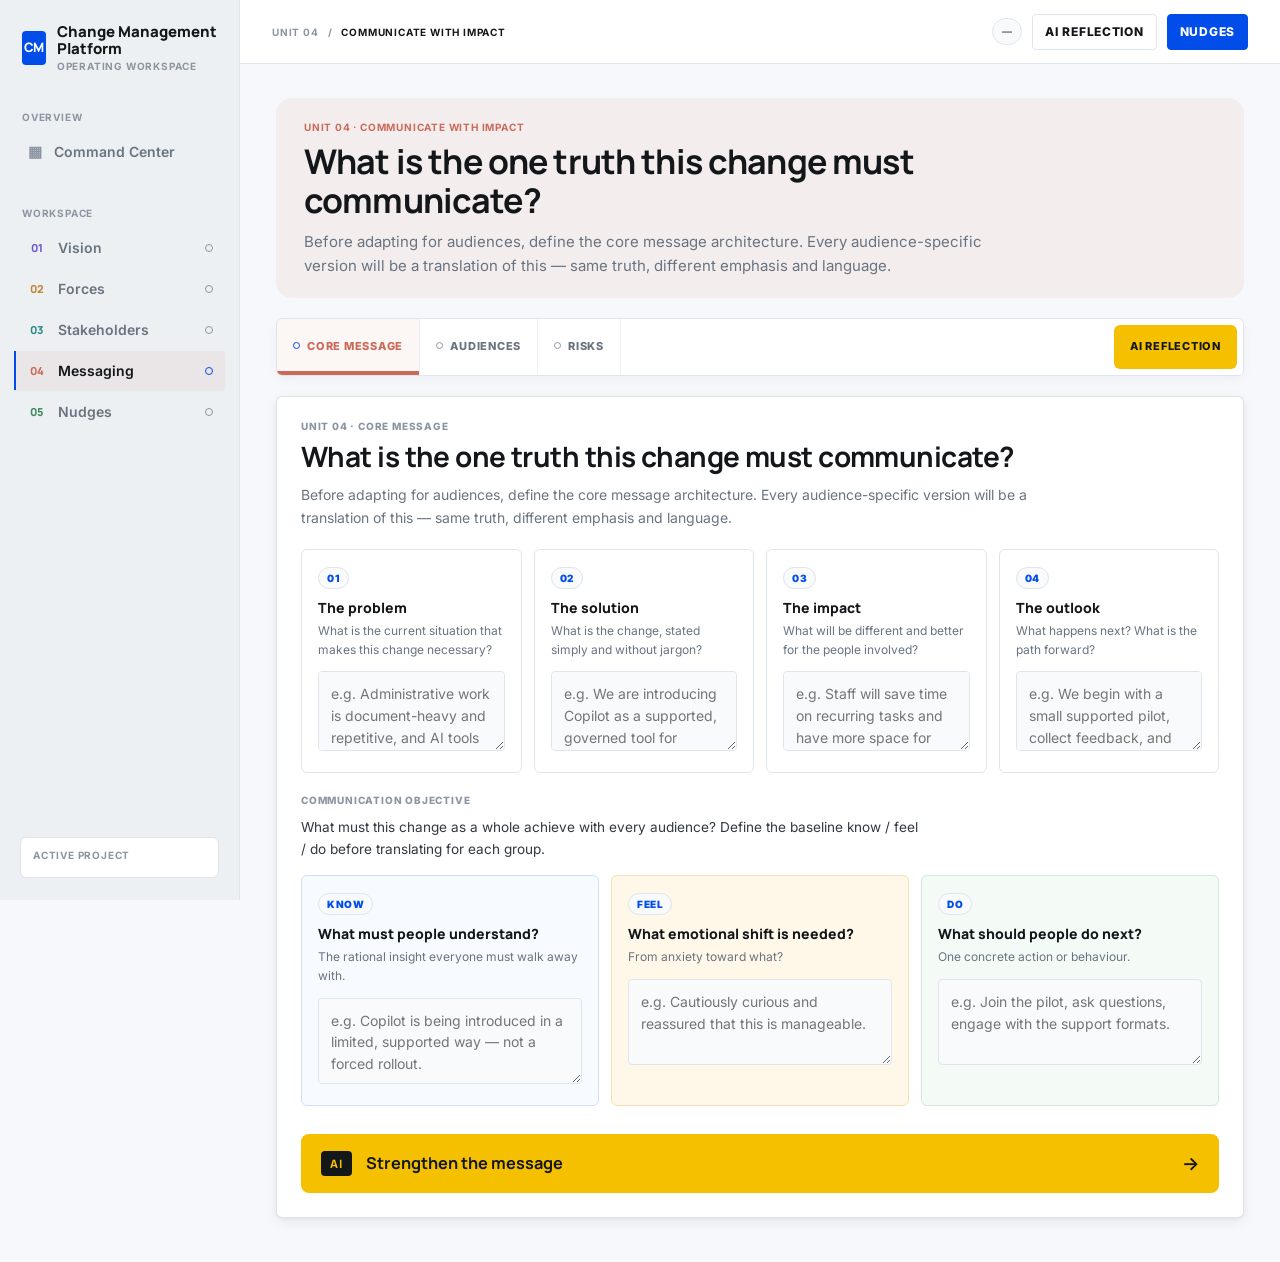
<file: unit4-communication.html>
<!DOCTYPE html>
<html lang="en">
<head>
  <meta charset="UTF-8">
  <meta name="viewport" content="width=device-width, initial-scale=1.0">
  <link rel="icon" type="image/svg+xml" href="favicon.svg">
  <title>Unit 04 · Communicate with Impact</title>
  <meta property="og:title" content="Change Management Platform">
  <meta property="og:description" content="An AI-augmented change management workspace: Vision · Forces · Stakeholders · Messaging · Nudges.">
  <meta property="og:type" content="website">
  <script src="cmt-shell.js"></script>
  <link rel="stylesheet" href="cmt-system.css">
</head>
<body class="unit-page unit-04-page">
  <div class="app-shell">
    <div id="sidebar-mount" data-active="unit4-communication.html"></div>
    <header class="topbar">
      <nav class="crumbs" aria-label="Breadcrumb"><span class="meta-label">Unit 04</span><span class="meta-label">/</span><span class="meta-label crumb-current">Communicate with Impact</span><span class="topbar-sep" id="topbar-sep" style="display:none;">·</span></nav>
      <div class="topbar-actions"><span class="save-indicator" id="save-indicator">—</span><button class="btn" onclick="openAiPanel()">AI Reflection</button><a class="btn btn-primary" href="unit5-nudges.html">Nudges</a></div>
    </header>
    <main class="main"><div class="main-inner">
      <section class="page-head"><div><div class="eyebrow">Unit 04 · Communicate with Impact</div><h1 class="page-title">What is the one truth this change must communicate?</h1><p class="page-subtitle">Before adapting for audiences, define the core message architecture. Every audience-specific version will be a translation of this — same truth, different emphasis and language.</p></div></section>
      <div class="tabbar"><button class="tab-btn active" data-tab="core" onclick="switchTab('core',this)"><span class="tab-dot" data-tabdot="core"></span>Core Message</button><button class="tab-btn" data-tab="audiences" onclick="switchTab('audiences',this)"><span class="tab-dot" data-tabdot="audiences"></span>Audiences</button><button class="tab-btn" data-tab="risks" onclick="switchTab('risks',this)"><span class="tab-dot" data-tabdot="risks"></span>Risks</button><button class="tab-btn tab-btn-ai" data-tab="ai" onclick="openAiPanel()">AI Reflection</button></div>
      <section class="module"><div class="module-body">
        <div class="pane active" id="pane-core">
          <div class="pane-head"><div class="pane-eyebrow">Unit 04 · Core Message</div><h1 class="pane-title">What is the one truth this change must communicate?</h1><p class="pane-desc">Before adapting for audiences, define the core message architecture. Every audience-specific version will be a translation of this — same truth, different emphasis and language.</p></div>
          <div id="vision-carry" class="hint-box" style="display:none;"><strong>From your vision:</strong> <span id="vision-carry-text"></span></div>
          <div class="core-grid">
            <div class="core-block"><div class="core-block-num">01</div><div class="core-block-title">The problem</div><div class="core-block-desc">What is the current situation that makes this change necessary?</div><textarea class="field-textarea" id="core-problem" style="min-height:80px;" placeholder="e.g. Administrative work is document-heavy and repetitive, and AI tools are being used informally without support" oninput="autosave()"></textarea></div>
            <div class="core-block"><div class="core-block-num">02</div><div class="core-block-title">The solution</div><div class="core-block-desc">What is the change, stated simply and without jargon?</div><textarea class="field-textarea" id="core-solution" style="min-height:80px;" placeholder="e.g. We are introducing Copilot as a supported, governed tool for selected administrative tasks" oninput="autosave()"></textarea></div>
            <div class="core-block"><div class="core-block-num">03</div><div class="core-block-title">The impact</div><div class="core-block-desc">What will be different and better for the people involved?</div><textarea class="field-textarea" id="core-impact" style="min-height:80px;" placeholder="e.g. Staff will save time on recurring tasks and have more space for meaningful, human work" oninput="autosave()"></textarea></div>
            <div class="core-block"><div class="core-block-num">04</div><div class="core-block-title">The outlook</div><div class="core-block-desc">What happens next? What is the path forward?</div><textarea class="field-textarea" id="core-outlook" style="min-height:80px;" placeholder="e.g. We begin with a small supported pilot, collect feedback, and adapt before any wider rollout" oninput="autosave()"></textarea></div>
          </div>
          <div class="pane-eyebrow" style="margin-bottom:12px;">Communication objective</div><p style="font-size:0.85rem; color:var(--text); line-height:1.6; margin-bottom:14px; max-width:620px;">What must this change as a whole achieve with every audience? Define the baseline know / feel / do before translating for each group.</p>
          <div class="kfd-grid"><div class="kfd-card kfd-know"><span class="kfd-badge">Know</span><div class="kfd-card-title">What must people understand?</div><div class="kfd-card-desc">The rational insight everyone must walk away with.</div><textarea class="field-textarea" id="obj-know" placeholder="e.g. Copilot is being introduced in a limited, supported way — not a forced rollout." oninput="autosave()"></textarea></div><div class="kfd-card kfd-feel"><span class="kfd-badge">Feel</span><div class="kfd-card-title">What emotional shift is needed?</div><div class="kfd-card-desc">From anxiety toward what?</div><textarea class="field-textarea" id="obj-feel" placeholder="e.g. Cautiously curious and reassured that this is manageable." oninput="autosave()"></textarea></div><div class="kfd-card kfd-do"><span class="kfd-badge">Do</span><div class="kfd-card-title">What should people do next?</div><div class="kfd-card-desc">One concrete action or behaviour.</div><textarea class="field-textarea" id="obj-do" placeholder="e.g. Join the pilot, ask questions, engage with the support formats." oninput="autosave()"></textarea></div></div>
          <a class="ai-cue" href="#" data-ai-mode="strengthen"><span class="ai-cue-badge">AI</span><span class="ai-cue-action">Strengthen the message</span><span class="ai-cue-arrow">→</span></a>
        </div>
        <div class="pane" id="pane-audiences"><div class="pane-head"><div class="pane-eyebrow">Unit 04 · Audience Translations</div><h1 class="pane-title">Same truth, different language</h1><p class="pane-desc">Each audience has a different relationship to the change. Translate the core message into their language, their concerns, and their call to action.</p></div><div id="stakeholder-carry" class="hint-box" style="display:none;"><strong>Your stakeholders from Unit 3</strong> are pre-loaded as audiences below. Add know / feel / do for each.</div><div id="audience-list"><div style="padding:24px;text-align:center;color:var(--muted);font-size:0.85rem;">Loading audiences from Unit 3</div></div><button class="btn btn-secondary btn-sm" onclick="addCustomAudience()" style="margin-top:8px;">+ Add custom audience</button><a class="ai-cue" href="#" data-ai-mode="audience"><span class="ai-cue-badge">AI</span><span class="ai-cue-action">Audience check</span><span class="ai-cue-arrow">→</span></a></div>
        <div class="pane" id="pane-risks"><div class="pane-head"><div class="pane-eyebrow">Unit 04 · Communication Risks</div><h1 class="pane-title">What could go wrong?</h1><p class="pane-desc">Most communication failures are predictable. Flag the patterns you recognise in your current approach — before they damage trust.</p></div><div class="hint-box amber"><strong>Communication misfires are predictable.</strong> They're caused by a small set of recurring patterns. Spotting them early is far cheaper than recovering from them.</div><div class="misfire-grid" id="misfire-grid"></div><div class="field-group"><label class="label">Your biggest communication risk for this initiative</label><textarea class="field-textarea" id="comms-risk-notes" style="min-height:110px;" placeholder="What specific misfire are you most worried about, and why? What would you do to prevent it?" oninput="autosave()"></textarea></div><a class="ai-cue" href="#" data-ai-mode="objections"><span class="ai-cue-badge">AI</span><span class="ai-cue-action">Anticipate objections</span><span class="ai-cue-arrow">→</span></a></div>
        <div class="pane" id="pane-ai"><p class="ai-tab-explainer">Prompts are generated from your current case data and tailored to this unit's framework. Copy them into ChatGPT, Claude, or your preferred AI tool to challenge, refine, or extend your thinking.</p><div class="pane-head"><div class="pane-eyebrow">Unit 04 · AI &amp; Export</div><h1 class="pane-title">Sharpen your communication with AI</h1><p class="pane-desc">Your full context, core message, and audience translations are embedded automatically.</p></div><div class="ai-mode-grid" id="ai-mode-grid"></div><div class="prompt-box"><div class="prompt-box-head"><span class="prompt-box-label">Ready-to-use prompt — your project data is included</span></div><div class="prompt-text" id="prompt-output">Fill in Tabs 1–3 to generate a prompt.</div><div class="prompt-actions"><button class="btn btn-inverse" id="btn-copy" onclick="copyPrompt(this)">Copy prompt</button><a class="btn btn-secondary" href="https://claude.ai" target="_blank" onclick="softCopy()">Open Claude ↗</a><a class="btn btn-secondary" href="https://chat.openai.com" target="_blank" onclick="softCopy()">Open ChatGPT ↗</a></div></div></div>
      </div></section>
    </div></main>
  </div>
  <!-- AI slide panel -->
  <div class="ai-panel-overlay" id="ai-panel-overlay" role="dialog" aria-modal="true" aria-label="AI reflection panel">
    <div class="ai-panel" id="ai-panel">
      <div class="ai-panel-head">
        <div>
          <div class="ai-panel-title">AI Reflection</div>
          <div class="ai-panel-sub">Your case data is already embedded in these prompts — structured around this unit's framework. Copy one into Claude, ChatGPT, or your preferred AI tool. The AI gets your context without you having to explain it.</div>
        </div>
        <button class="ai-panel-close" onclick="closeAiPanel()" title="Close (Esc)" aria-label="Close AI panel">×</button>
      </div>
      <div class="ai-panel-body" id="ai-panel-body"></div>
    </div>
  </div>

  <div class="toast" id="toast"></div>
  <script src="cmt-client.js"></script>
  <script>
'use strict';

const AI_TASKS = {
  strengthen:
    'Act as a communication strategist. Strengthen this change communication:\n'
    + '1. Is the core message clear, memorable, and jargon-free? Suggest a sharper version.\n'
    + '2. Does the know / feel / do objective create a complete and coherent shift? What is missing?\n'
    + '3. Which part of the core message is most likely to be misheard or misunderstood? Why?\n'
    + '4. Suggest one simple phrase or metaphor that could anchor this communication.',
  audience:
    'Review the audience translations:\n'
    + '1. For each audience, is the "know" specific enough to be actionable — or is it still abstract?\n'
    + '2. For each audience, is the "feel" shift realistic given their current stance?\n'
    + "3. Which audience's translation is weakest, and what would strengthen it?\n"
    + '4. Are there any audiences missing that should be added based on this change context?',
  objections:
    'Anticipate objections for each audience:\nFor each defined audience:\n'
    + '1. What is the most likely objection or question they will raise?\n'
    + '2. Is this objection rational, emotional, or political?\n'
    + '3. What is the best response — factual, empathetic, or involving?\n'
    + '4. What should NOT be said to this audience — what would backfire?',
  nudge:
    'Bridge communication design to behavioural intervention for Unit 5:\n'
    + '1. For each audience, where is the "do" gap largest — what would make the desired action easier or more likely?\n'
    + '2. Which audiences are most likely to hear the message but not change behaviour? Why?\n'
    + '3. For the top 3 audiences, suggest one specific behavioural nudge that would reinforce the communication.\n'
    + '4. What environmental or structural change would make the communication stick beyond the first message?',
};

const AI_MODES = [
  { key:'strengthen', title:'Strengthen the message', desc:'Make the core message sharper, more memorable, and harder to misunderstand.' },
  { key:'audience',   title:'Audience check',         desc:"For each audience, is the know / feel / do specific enough? What's missing or too vague?" },
  { key:'objections', title:'Anticipate objections',  desc:'What are the most likely objections to each audience message, and how should you respond?' },
  { key:'nudge',      title:'Bridge to nudges',       desc:'Based on the know / feel / do gaps, what behavioural interventions make sense for Unit 5?' },
];

let projectId = null, activeMode = 'strengthen', saveTimer = null;
let vision = {}, stakeholdersData = { stakeholders: [] };
const COLORS = ['#004dea','#1f7a4d','#4f46a5','#9b6200','#005d5d','#b42318','#0288a8'];
const MISFIRES = [
  { title:'Too abstract', desc:'The message talks about strategy without connecting to what changes concretely for this specific audience.' },
  { title:'One-size-fits-all', desc:'The same message sent to all audiences without translation. Never lands for anyone.' },
  { title:'Leadership-centric', desc:'Framed entirely from the organisation\'s perspective — not what it means for the audience personally.' },
  { title:'Silent on the loss', desc:'Focuses on benefits without acknowledging what people are giving up or what is genuinely uncertain.' },
  { title:'Announced, not built',desc:'Communicated once and assumed understood. No follow-through, repetition, or feedback loop.' },
  { title:'Ambiguity left open', desc:'Key questions about roles, timelines, or job security left unanswered. Filled by rumour.' },
  { title:'Wrong timing', desc:'Communicated before people are ready to hear it, or so late that rumours have already spread.' },
  { title:'Tone-deaf', desc:'The tone doesn\'t match the emotional reality of the audience — too upbeat when people are anxious.' },
];
let data = { core_problem:'', core_solution:'', core_impact:'', core_outlook:'', obj_know:'', obj_feel:'', obj_do:'', audiences: [], comms_risk_notes:'', flagged_misfires: [] };
function uid() { return Math.random().toString(36).slice(2, 9); }
async function init() {
  const params = new URLSearchParams(window.location.search);
  projectId = params.get('project') || localStorage.getItem('cmt_current_project');
  if (projectId) CMT.setCurrentProjectId(projectId);
  try {
    const allModules = await CMT.loadAllModules(projectId);
    if (allModules.vision) vision = allModules.vision;
    if (allModules.stakeholders) stakeholdersData = { stakeholders: [], ...allModules.stakeholders };
    if (allModules.communication) data = { ...data, ...allModules.communication };
  } catch(e) {
    const vRaw = localStorage.getItem('cmt_module_' + projectId + '_vision');
    if (vRaw) { try { vision = JSON.parse(vRaw); } catch(e2) {} }
    const shRaw = localStorage.getItem('cmt_module_' + projectId + '_stakeholders');
    if (shRaw) { try { stakeholdersData = JSON.parse(shRaw); } catch(e2) {} }
    const saved = localStorage.getItem('cmt_module_' + projectId + '_communication');
    if (saved) { try { data = { ...data, ...JSON.parse(saved) }; } catch(e2) {} }
  }
  if (!stakeholdersData.stakeholders) stakeholdersData.stakeholders = [];
  const vtext = vision.vision_statement || vision.ctx_title;
  if (vtext) { document.getElementById('vision-carry-text').textContent = vtext; document.getElementById('vision-carry').style.display = 'block'; }
  if (vision.ctx_title) document.getElementById('topbar-project').textContent = vision.ctx_title;
  if (vision.ctx_org) { document.getElementById('topbar-org').textContent = vision.ctx_org; document.getElementById('topbar-sep').style.display = 'inline'; }
  setField('core-problem', data.core_problem); setField('core-solution', data.core_solution); setField('core-impact', data.core_impact); setField('core-outlook', data.core_outlook); setField('obj-know', data.obj_know); setField('obj-feel', data.obj_feel); setField('obj-do', data.obj_do); if (data.comms_risk_notes) setField('comms-risk-notes', data.comms_risk_notes);
  if (!data.audiences.length && stakeholdersData.stakeholders?.length) { data.audiences = stakeholdersData.stakeholders.map((s, i) => ({ id: uid(), name: s.name || 'Unnamed', source_stakeholder_id: s.id, color: COLORS[i % COLORS.length], know:'', feel:'', do:'', tone:'', notes:'' })); document.getElementById('stakeholder-carry').style.display = 'block'; }
  renderAudiences(); renderMisfires(); renderAiCards(); updatePrompt();
  updateTabDots();

  // Wire deep-links: any [data-ai-mode] anchor points to the AI tab + mode for this project.
  if (projectId) {
    document.querySelectorAll('[data-ai-mode]').forEach(a => {
      const key = a.getAttribute('data-ai-mode');
      a.setAttribute('href', window.location.pathname + '?project=' + encodeURIComponent(projectId) + '&ai=' + encodeURIComponent(key));
    });
  }

  // Honor incoming ?ai=KEY → open AI panel and pre-select the mode.
  const aiParam = params.get('ai');
  if (aiParam && AI_MODES.some(m => m.key === aiParam)) {
    openAiPanel();
    selectMode(aiParam);
  }

  document.getElementById('ai-panel-overlay')?.addEventListener('click', function(e) {
    if (e.target === this) closeAiPanel();
  });
}

function tabFilled(tab) {
  if (tab === 'core') {
    return !!(data.core_problem || data.core_solution || data.core_impact || data.core_outlook
      || data.obj_know || data.obj_feel || data.obj_do);
  }
  if (tab === 'audiences') {
    return (data.audiences || []).some(a => (a.know || a.feel || a.do || a.tone || '').trim().length > 0);
  }
  if (tab === 'risks') {
    return (data.flagged_misfires || []).length > 0 || !!(data.comms_risk_notes && data.comms_risk_notes.trim());
  }
  return false;
}

function updateTabDots() {
  document.querySelectorAll('.tab-dot').forEach(el => {
    const t = el.getAttribute('data-tabdot');
    el.classList.toggle('filled', tabFilled(t));
  });
}

function renderAiCards() {
  const grid = document.getElementById('ai-mode-grid');
  if (!grid) return;
  grid.innerHTML = AI_MODES.map(m =>
    '<div class="ai-mode-card' + (m.key === activeMode ? ' active' : '') + '" data-mode="' + m.key + '" title="' + esc(m.desc) + '" onclick="selectMode(\'' + m.key + '\')">'
    +   '<div class="ai-mode-title">' + esc(m.title) + '</div>'
    +   '<div class="ai-mode-desc">' + esc(m.desc) + '</div>'
    +   '<div class="ai-mode-task"><span class="ai-mode-task-label">Task</span>' + esc(AI_TASKS[m.key]) + '</div>'
    +   '<button class="ai-mode-use" type="button" onclick="event.stopPropagation();selectMode(\'' + m.key + '\')">Use this task</button>'
    + '</div>'
  ).join('');
}

function selectMode(mode) {
  activeMode = mode;
  renderAiCards();
  updatePrompt();
}
function renderAudiences() {
  const list = document.getElementById('audience-list');
  if (!data.audiences.length) { list.innerHTML = '<div style="padding:24px;text-align:center;color:var(--muted);font-size:0.85rem;">No audiences yet. Add stakeholders in Unit 3 or add a custom audience below.</div>'; return; }
  list.innerHTML = data.audiences.map((aud, i) => {
    const sh = stakeholdersData.stakeholders?.find(s => s.id === aud.source_stakeholder_id);
    const initials = (aud.name || '?').split(' ').map(w => w[0]).join('').substring(0, 2).toUpperCase();
    return '<div class="audience-card"><div class="audience-card-head"><div class="audience-avatar" style="background:' + aud.color + '">' + initials + '</div><div style="flex:1;min-width:0;"><div class="audience-name">' + esc(aud.name) + (aud.source_stakeholder_id ? '<span class="from-stakeholder">from Unit 3</span>' : '') + '</div>' + (sh ? '<div class="audience-source">' + esc(sh.role || sh.group || '') + '</div>' : '') + '</div><button class="btn btn-sm btn-danger" onclick="removeAudience(' + i + ')">Remove</button></div><div class="kfd-grid"><div class="kfd-card kfd-know"><span class="kfd-badge">Know</span><div class="kfd-card-title">What must they understand?</div><textarea class="field-textarea" placeholder="The rational insight they must walk away with" oninput="updateAudience(' + i + ',\'know\',this.value)">' + esc(aud.know) + '</textarea></div><div class="kfd-card kfd-feel"><span class="kfd-badge">Feel</span><div class="kfd-card-title">What shift do they need?</div><textarea class="field-textarea" placeholder="From [current state] toward [desired state]" oninput="updateAudience(' + i + ',\'feel\',this.value)">' + esc(aud.feel) + '</textarea></div><div class="kfd-card kfd-do"><span class="kfd-badge">Do</span><div class="kfd-card-title">What should they do next?</div><textarea class="field-textarea" placeholder="One specific, concrete action or commitment" oninput="updateAudience(' + i + ',\'do\',this.value)">' + esc(aud.do) + '</textarea></div></div><div class="field-group" style="margin-top:12px;margin-bottom:0;"><label class="label">Communication tone &amp; approach for this audience</label><input class="field-input" value="' + esc(aud.tone) + '" placeholder="e.g. Empathetic and practical. Lead with reassurance. Avoid jargon. Keep it short." oninput="updateAudience(' + i + ',\'tone\',this.value)"></div></div>';
  }).join('');
}
function updateAudience(i, field, val) { if (data.audiences[i]) { data.audiences[i][field] = val; autosave(); } }
function removeAudience(i) { data.audiences.splice(i, 1); renderAudiences(); autosave(); }
function addCustomAudience() { data.audiences.push({ id: uid(), name: 'New audience', color: COLORS[data.audiences.length % COLORS.length], know:'', feel:'', do:'', tone:'', notes:'' }); renderAudiences(); autosave(); }
function renderMisfires() { const grid = document.getElementById('misfire-grid'); grid.innerHTML = MISFIRES.map((m, i) => '<div class="misfire-card' + (data.flagged_misfires.includes(i) ? ' flagged' : '') + '" onclick="toggleMisfire(' + i + ')"><div class="misfire-title">' + m.title + '</div><div class="misfire-desc">' + m.desc + '</div></div>').join(''); }
function toggleMisfire(i) { const idx = data.flagged_misfires.indexOf(i); if (idx >= 0) data.flagged_misfires.splice(idx, 1); else data.flagged_misfires.push(i); renderMisfires(); autosave(); }
function switchTab(tab, btn) { if (tab === 'ai') { openAiPanel(); return; } document.querySelectorAll('.pane').forEach(p => p.classList.remove('active')); document.querySelectorAll('.tab-btn').forEach(b => b.classList.remove('active')); document.getElementById('pane-' + tab).classList.add('active'); if (btn) btn.classList.add('active'); if (tab === 'audiences') renderAudiences(); }
function openAiPanel() {
  const overlay = document.getElementById('ai-panel-overlay');
  const panelBody = document.getElementById('ai-panel-body');
  if (!overlay || !panelBody) return;
  const pills = AI_MODES.map(m =>
    '<button class="ai-panel-mode-pill' + (m.key === activeMode ? ' active' : '') +
    '" data-mode="' + m.key + '" onclick="setPanelMode(\'' + m.key + '\')">' +
    esc(m.title) + '</button>'
  ).join('');
  panelBody.innerHTML =
    '<div class="ai-panel-modes">' + pills + '</div>' +
    '<div class="ai-panel-prompt-zone"><div class="prompt-text" id="panel-prompt-text"></div></div>' +
    '<div class="ai-panel-actions">' +
      '<button class="btn btn-inverse" onclick="copyPanelPrompt(this)">Copy prompt</button>' +
      '<a class="btn btn-secondary" href="https://claude.ai" target="_blank" rel="noopener">Claude ↗</a>' +
      '<a class="btn btn-secondary" href="https://chat.openai.com" target="_blank" rel="noopener">ChatGPT ↗</a>' +
    '</div>';
  updatePanelPrompt();
  overlay.classList.add('visible');
  document.body.classList.add('ai-panel-active');
}
function closeAiPanel() {
  const overlay = document.getElementById('ai-panel-overlay');
  if (!overlay) return;
  overlay.classList.remove('visible');
  document.body.classList.remove('ai-panel-active');
}
function setPanelMode(mode) {
  activeMode = mode;
  document.querySelectorAll('.ai-panel-mode-pill').forEach(p => {
    p.classList.toggle('active', p.dataset.mode === mode);
  });
  updatePanelPrompt();
}
function updatePanelPrompt() {
  if (typeof updatePrompt === 'function') updatePrompt();
  const target = document.getElementById('panel-prompt-text');
  const source = document.getElementById('prompt-output');
  if (target && source) target.textContent = source.textContent;
}
function copyPanelPrompt(btn) {
  const el = document.getElementById('panel-prompt-text');
  if (!el) return;
  navigator.clipboard.writeText(el.textContent).then(() => {
    const orig = btn.textContent;
    btn.textContent = 'Copied';
    btn.classList.add('copied');
    setTimeout(() => { btn.textContent = orig; btn.classList.remove('copied'); }, 2000);
  });
}
document.addEventListener('keydown', function(e) {
  if (e.key === 'Escape') {
    const overlay = document.getElementById('ai-panel-overlay');
    if (overlay && overlay.classList.contains('visible')) closeAiPanel();
  }
});
function autosave() { data.core_problem = val('core-problem'); data.core_solution = val('core-solution'); data.core_impact = val('core-impact'); data.core_outlook = val('core-outlook'); data.obj_know = val('obj-know'); data.obj_feel = val('obj-feel'); data.obj_do = val('obj-do'); data.comms_risk_notes = val('comms-risk-notes'); const ind = document.getElementById('save-indicator'); ind.textContent = 'Saving'; ind.className = 'save-indicator saving'; clearTimeout(saveTimer); saveTimer = setTimeout(() => { localStorage.setItem('cmt_module_' + projectId + '_communication', JSON.stringify(data)); if (window.CMT) CMT.saveModule(projectId, 'communication', data).catch(() => {}); updateTabDots(); if (window.CMTShell && window.CMTShell.refreshDots) window.CMTShell.refreshDots(projectId); ind.textContent = 'Saved'; ind.className = 'save-indicator saved'; setTimeout(() => { ind.textContent = '—'; ind.className = 'save-indicator'; }, 2000); }, 800); }
function updatePrompt() {
  if (!vision.ctx_title || (stakeholdersData.stakeholders || []).length === 0) {
    document.getElementById('prompt-output').textContent =
      "Complete Units 01 through 03 to generate a richer prompt. Communication design is sharpest when grounded in your stakeholders' positions and concerns.";
    return;
  }
  const audText = data.audiences.map(a => '  ' + a.name + ':\n    Know: ' + (a.know || 'not specified') + '\n    Feel: ' + (a.feel || 'not specified') + '\n    Do: ' + (a.do || 'not specified') + '\n    Tone: ' + (a.tone || 'not specified')).join('\n\n') || '  (no audiences defined)';
  const flagged = data.flagged_misfires.map(i => MISFIRES[i]?.title).join(', ') || 'none flagged';
  const base = 'CHANGE MANAGEMENT CONTEXT — Unit 4: Communicate with Impact\n\nInitiative: ' + (vision.ctx_title || '(not set)') + '\nOrganisation: ' + (vision.ctx_org || '(not set)') + '\nVision: ' + (vision.vision_statement || '(not set)') + '\n\nCORE MESSAGE:\nProblem: ' + (data.core_problem || 'not specified') + '\nSolution: ' + (data.core_solution || 'not specified') + '\nImpact: ' + (data.core_impact || 'not specified') + '\nOutlook: ' + (data.core_outlook || 'not specified') + '\n\nCOMMUNICATION OBJECTIVE:\nKnow: ' + (data.obj_know || 'not specified') + '\nFeel: ' + (data.obj_feel || 'not specified') + '\nDo: ' + (data.obj_do || 'not specified') + '\n\nAUDIENCE TRANSLATIONS:\n' + audText + '\n\nFLAGGED COMMUNICATION RISKS: ' + flagged;
  document.getElementById('prompt-output').textContent = base + '\n\nTASK: ' + AI_TASKS[activeMode];
}
function copyPrompt(btn) { navigator.clipboard.writeText(document.getElementById('prompt-output').textContent).then(() => { const orig = btn.textContent; btn.textContent = 'Copied'; btn.classList.add('copied'); setTimeout(() => { btn.textContent = orig; btn.classList.remove('copied'); }, 2000); }); }
function softCopy() { navigator.clipboard.writeText(document.getElementById('prompt-output').textContent).catch(() => {}); }
function val(id) { const el = document.getElementById(id); return el ? el.value.trim() : ''; }
function setField(id, v) { const el = document.getElementById(id); if (el && v) el.value = v; }
function esc(s) { return String(s || '').replace(/&/g,'&amp;').replace(/</g,'&lt;').replace(/>/g,'&gt;').replace(/"/g,'&quot;'); }
init();
  </script>
</body>
</html>
</file>
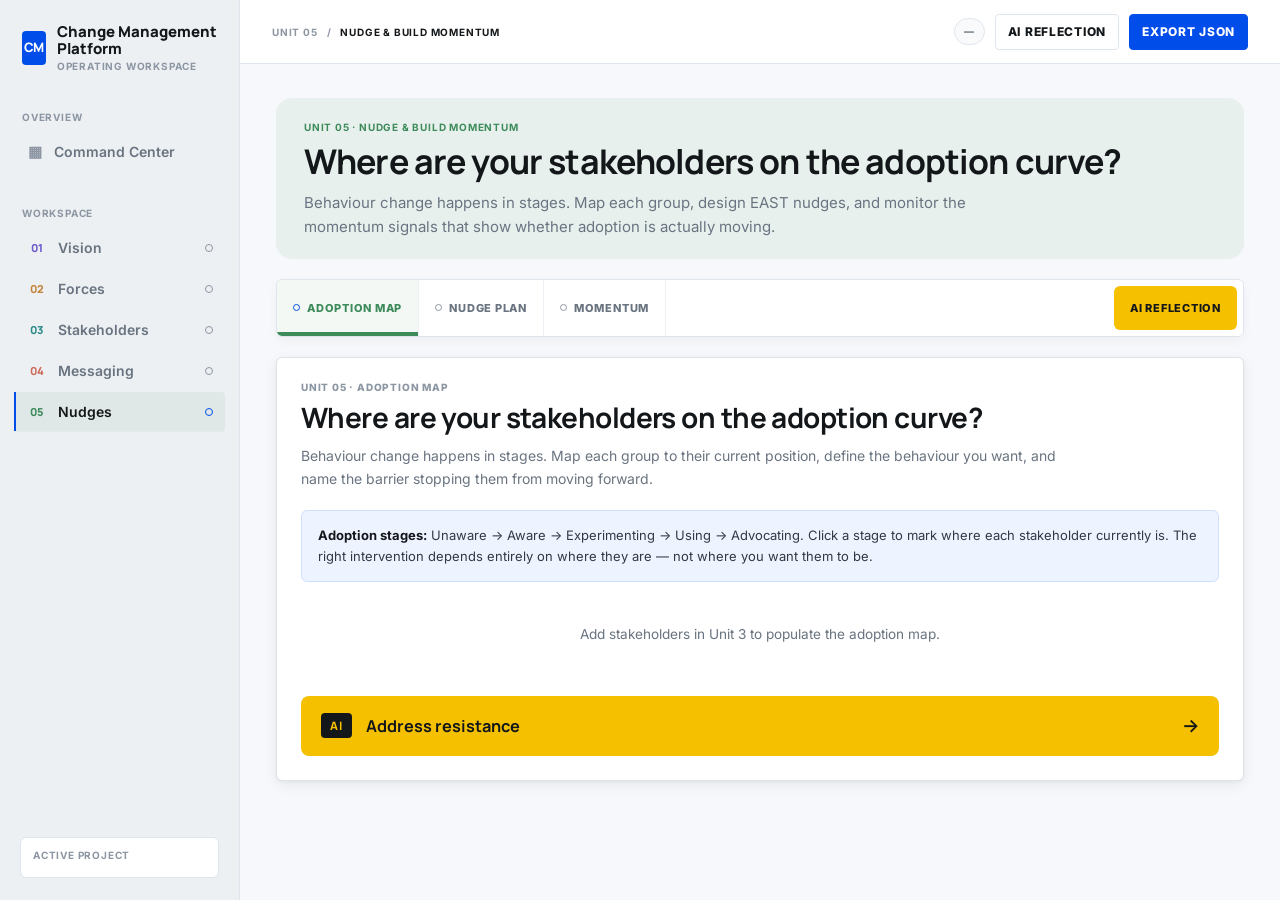
<file: unit5-nudges.html>
<!DOCTYPE html>
<html lang="en">
<head>
  <meta charset="UTF-8">
  <meta name="viewport" content="width=device-width, initial-scale=1.0">
  <link rel="icon" type="image/svg+xml" href="favicon.svg">
  <title>Unit 05 · Nudge &amp; Build Momentum</title>
  <meta property="og:title" content="Change Management Platform">
  <meta property="og:description" content="An AI-augmented change management workspace: Vision · Forces · Stakeholders · Messaging · Nudges.">
  <meta property="og:type" content="website">
  <script src="cmt-shell.js"></script>
  <link rel="stylesheet" href="cmt-system.css">
</head>
<body class="unit-page unit-05-page">
  <div class="app-shell">
    <div id="sidebar-mount" data-active="unit5-nudges.html"></div>
    <header class="topbar"><nav class="crumbs" aria-label="Breadcrumb"><span class="meta-label">Unit 05</span><span class="meta-label">/</span><span class="meta-label crumb-current">Nudge &amp; Build Momentum</span><span class="topbar-sep" id="topbar-sep" style="display:none;">·</span></nav><div class="topbar-actions"><span class="save-indicator" id="save-indicator">—</span><button class="btn" onclick="openAiPanel()">AI Reflection</button><button class="btn btn-primary" onclick="exportProject()">Export JSON</button></div></header>
    <main class="main"><div class="main-inner">
      <section class="page-head"><div><div class="eyebrow">Unit 05 · Nudge &amp; Build Momentum</div><h1 class="page-title">Where are your stakeholders on the adoption curve?</h1><p class="page-subtitle">Behaviour change happens in stages. Map each group, design EAST nudges, and monitor the momentum signals that show whether adoption is actually moving.</p></div></section>
      <div class="tabbar"><button class="tab-btn active" data-tab="adoption" onclick="switchTab('adoption',this)"><span class="tab-dot" data-tabdot="adoption"></span>Adoption Map</button><button class="tab-btn" data-tab="nudges" onclick="switchTab('nudges',this)"><span class="tab-dot" data-tabdot="nudges"></span>Nudge Plan</button><button class="tab-btn" data-tab="momentum" onclick="switchTab('momentum',this)"><span class="tab-dot" data-tabdot="momentum"></span>Momentum</button><button class="tab-btn tab-btn-ai" data-tab="ai" onclick="openAiPanel()">AI Reflection</button></div>
      <section class="module"><div class="module-body">
        <div class="pane active" id="pane-adoption"><div class="pane-head"><div class="pane-eyebrow">Unit 05 · Adoption Map</div><h1 class="pane-title">Where are your stakeholders on the adoption curve?</h1><p class="pane-desc">Behaviour change happens in stages. Map each group to their current position, define the behaviour you want, and name the barrier stopping them from moving forward.</p></div><div id="comms-carry" class="hint-box" style="display:none;"><strong>From Unit 4:</strong> <span id="comms-carry-text"></span></div><div class="hint-box"><strong>Adoption stages:</strong> Unaware → Aware → Experimenting → Using → Advocating. Click a stage to mark where each stakeholder currently is. The right intervention depends entirely on where they are — not where you want them to be.</div><div id="adoption-cards"><div style="padding:24px;text-align:center;color:var(--muted);font-size:0.85rem;">Add stakeholders in Unit 3 to populate the adoption map.</div></div><a class="ai-cue" href="#" data-ai-mode="resistance"><span class="ai-cue-badge">AI</span><span class="ai-cue-action">Address resistance</span><span class="ai-cue-arrow">→</span></a></div>
        <div class="pane" id="pane-nudges"><div class="pane-head"><div class="pane-eyebrow">Unit 05 · Nudge Plan</div><h1 class="pane-title">Design interventions that make change easier</h1><p class="pane-desc">Use the EAST framework. Each nudge should respond to a specific diagnosed barrier — not be chosen at random. The question is always: what makes this next step easier, more appealing, more social, or better timed?</p></div><div class="east-grid"><div class="east-card east-easy"><span class="east-badge">Easy</span><div class="east-card-title">Reduce friction</div><div class="east-card-desc">Simplify the desired behaviour. Defaults, templates, one-click access, pre-filled forms. Make doing nothing harder than changing.</div></div><div class="east-card east-attractive"><span class="east-badge">Attractive</span><div class="east-card-title">Make it appealing</div><div class="east-card-desc">Personalise the benefit. Use recognition, visible progress, or identity alignment. People move toward things that feel rewarding.</div></div><div class="east-card east-social"><span class="east-badge">Social</span><div class="east-card-title">Use peer influence</div><div class="east-card-desc">Show that people similar to them are already doing it. Champions, peer stories, visible adoption by respected colleagues.</div></div><div class="east-card east-timely"><span class="east-badge">Timely</span><div class="east-card-title">Intervene at the right moment</div><div class="east-card-desc">Deliver when people are most receptive — at a decision point, after a frustrating experience, or when momentum is building.</div></div></div><div class="nudge-list" id="nudge-list"><div style="padding:24px;text-align:center;color:var(--muted);font-size:0.85rem;">No nudges yet. Add one below.</div></div><button class="btn btn-secondary btn-sm" onclick="addNudge()">+ Add nudge</button><a class="ai-cue" href="#" data-ai-mode="nudges"><span class="ai-cue-badge">AI</span><span class="ai-cue-action">Improve the nudges</span><span class="ai-cue-arrow">→</span></a></div>
        <div class="pane" id="pane-momentum"><div class="pane-head"><div class="pane-eyebrow">Unit 05 · Momentum</div><h1 class="pane-title">Track what is working</h1><p class="pane-desc">Momentum is built and monitored — not assumed. Check the signals below to score your current momentum, then reflect on what is accelerating or stalling the change.</p></div><div class="momentum-wrap"><div class="momentum-score" id="momentum-score">0%</div><div class="momentum-bar-track"><div class="momentum-bar-fill" id="momentum-fill" style="width:0%"></div></div><div class="momentum-status" id="momentum-status">Check the signals that are true in your change right now.</div><div class="momentum-signals" id="momentum-signals"></div></div><div class="field-group"><label class="label">What is accelerating momentum right now?</label><textarea class="field-textarea" id="momentum-accelerators" placeholder="What is working? Where are you seeing energy, adoption, or positive signals?" oninput="autosave()"></textarea></div><div class="field-group"><label class="label">What is stalling momentum?</label><textarea class="field-textarea" id="momentum-blockers" placeholder="Where is adoption slower than expected? What barriers keep reappearing?" oninput="autosave()"></textarea></div><div class="field-group"><label class="label">What one thing would create a tipping point?</label><textarea class="field-textarea" id="momentum-tipping" placeholder="If this happened, it would significantly shift the momentum of this change" oninput="autosave()"></textarea></div><a class="ai-cue" href="#" data-ai-mode="momentum"><span class="ai-cue-badge">AI</span><span class="ai-cue-action">Diagnose momentum</span><span class="ai-cue-arrow">→</span></a></div>
        <div class="pane" id="pane-ai"><p class="ai-tab-explainer">Prompts are generated from your current case data and tailored to this unit's framework. Copy them into ChatGPT, Claude, or your preferred AI tool to challenge, refine, or extend your thinking.</p><div class="pane-head"><div class="pane-eyebrow">Unit 05 · AI &amp; Export</div><h1 class="pane-title">Review your full change journey with AI</h1><p class="pane-desc">Your entire change journey — vision, forces, stakeholders, communication, and momentum — is assembled here. Choose a mode and take it to Claude or ChatGPT.</p></div><div class="ai-mode-grid" id="ai-mode-grid"></div><div class="prompt-box"><div class="prompt-box-head"><span class="prompt-box-label">Ready-to-use prompt — your project data is included</span><span class="prompt-hint">Complete all five units for a richer prompt</span></div><div class="prompt-text" id="prompt-output">Loading</div><div class="prompt-actions"><button class="btn btn-inverse" id="btn-copy" onclick="copyPrompt(this)">Copy prompt</button><a class="btn btn-secondary" href="https://claude.ai" target="_blank" onclick="softCopy()">Open Claude ↗</a><a class="btn btn-secondary" href="https://chat.openai.com" target="_blank" onclick="softCopy()">Open ChatGPT ↗</a></div></div><div class="complete-box"><div class="complete-eyebrow"><span>Journey complete</span></div><div class="complete-title">Vision → Forces → Stakeholders → Communication → Momentum</div><div class="complete-sub">Your change case is now a living document. Return to any unit as the situation evolves.</div><button class="btn btn-secondary" onclick="exportProject()">Export as JSON</button></div></div>
      </div></section>
    </div></main>
  </div>
  <!-- AI slide panel -->
  <div class="ai-panel-overlay" id="ai-panel-overlay" role="dialog" aria-modal="true" aria-label="AI reflection panel">
    <div class="ai-panel" id="ai-panel">
      <div class="ai-panel-head">
        <div>
          <div class="ai-panel-title">AI Reflection</div>
          <div class="ai-panel-sub">Your case data is already embedded in these prompts — structured around this unit's framework. Copy one into Claude, ChatGPT, or your preferred AI tool. The AI gets your context without you having to explain it.</div>
        </div>
        <button class="ai-panel-close" onclick="closeAiPanel()" title="Close (Esc)" aria-label="Close AI panel">×</button>
      </div>
      <div class="ai-panel-body" id="ai-panel-body"></div>
    </div>
  </div>

  <div class="toast" id="toast"></div>
  <script src="cmt-client.js"></script>
  <script>
'use strict';

const AI_TASKS = {
  nudges:
    'Review the nudge plan as an experienced behaviour designer:\n'
    + '1. Are the nudges matched to the right adoption stages? (training someone unaware is wasted effort)\n'
    + '2. Are the EAST types correctly assigned — is each nudge actually Easy / Attractive / Social / Timely?\n'
    + '3. Which nudge is most likely to create visible, shareable momentum?\n'
    + '4. What important nudge is missing that would address the most critical barrier?\n'
    + '5. Suggest one refined version of the weakest nudge in the current plan.',
  momentum:
    'Diagnose momentum as a change management consultant:\n'
    + '1. What does the momentum score and active signals tell you about where this change is?\n'
    + '2. What is the most significant gap between accelerators and stalls?\n'
    + '3. What single action in the next 2 weeks would most shift the momentum score?\n'
    + '4. What does the tipping point description suggest — is it realistic? What would need to be true for it to happen?',
  resistance:
    'Design targeted behavioural interventions for resistance:\n'
    + '1. Identify the 2 stakeholders or groups with the highest resistance potential\n'
    + '2. For each: what is the specific psychological barrier (fear, loss, identity threat, rational scepticism)?\n'
    + '3. Design one EAST-based nudge specifically for each resistant group\n'
    + '4. What is the one thing that, if said or done wrong, would harden their resistance permanently?',
  system:
    'Review the entire five-unit change system as an objective senior consultant:\n'
    + '1. Is there a coherent thread from vision to nudges — or are there gaps where the logic breaks down?\n'
    + '2. Which unit has the weakest or most underdeveloped content? What should be added?\n'
    + '3. Are the nudges causally connected to the diagnosed barriers from the force field and stakeholder map?\n'
    + '4. What is the single most important thing this change leader should do differently based on everything you can see?\n'
    + '5. What would a sceptical board member say about the weakest link in this plan?',
};

const AI_MODES = [
  { key:'nudges',     title:'Improve the nudges', desc:'Are the nudges specific enough? Are they matched to the right adoption stages and barriers?' },
  { key:'momentum',   title:'Diagnose momentum',  desc:'What is accelerating or stalling adoption? What would create a tipping point?' },
  { key:'resistance', title:'Address resistance', desc:'Design specific behavioural interventions for the most resistant stakeholders.' },
  { key:'system',     title:'Full system review', desc:'Review the entire five-unit journey. Where are the weakest links? What would make it more coherent?' },
];

let projectId = null, activeMode = 'nudges', saveTimer = null;
let vision = {}, forces = {}, shData = { stakeholders: [] }, commsData = { audiences: [] };
const ADOPTION_STAGES = ['Unaware','Aware','Experimenting','Using','Advocating'];
const EAST_TYPES = ['easy','attractive','social','timely'];
const MOMENTUM_SIGNALS = ['At least one group has moved up the adoption curve','Champions are visible and actively sharing their experience','Sceptics are asking practical questions, not just rejecting','Leadership is visibly role-modelling the new behaviour','Early pilot results are being shared across the organisation','The change is referenced in day-to-day conversations','Requests for support or training are increasing','Resistance in key groups is reducing in intensity'];
let data = { adoption_map: [], nudges: [], momentum_checked: [], momentum_accelerators: '', momentum_blockers: '', momentum_tipping: '' };
function uid() { return Math.random().toString(36).slice(2, 9); }
async function init() {
  const params = new URLSearchParams(window.location.search);
  projectId = params.get('project') || localStorage.getItem('cmt_current_project');
  if (projectId) CMT.setCurrentProjectId(projectId);
  try {
    const allModules = await CMT.loadAllModules(projectId);
    if (allModules.vision) vision = allModules.vision;
    if (allModules.forces) forces = allModules.forces;
    if (allModules.stakeholders) shData = { stakeholders: [], ...allModules.stakeholders };
    if (allModules.communication) commsData = { audiences: [], ...allModules.communication };
    if (allModules.nudges) data = { ...data, ...allModules.nudges };
  } catch(e) {
    const vRaw = localStorage.getItem('cmt_module_' + projectId + '_vision'); if (vRaw) { try { vision = JSON.parse(vRaw); } catch(e2) {} }
    const fRaw = localStorage.getItem('cmt_module_' + projectId + '_forces'); if (fRaw) { try { forces = JSON.parse(fRaw); } catch(e2) {} }
    const shRaw = localStorage.getItem('cmt_module_' + projectId + '_stakeholders'); if (shRaw) { try { shData = JSON.parse(shRaw); } catch(e2) {} }
    const cRaw = localStorage.getItem('cmt_module_' + projectId + '_communication'); if (cRaw) { try { commsData = JSON.parse(cRaw); } catch(e2) {} }
    const saved = localStorage.getItem('cmt_module_' + projectId + '_nudges'); if (saved) { try { data = { ...data, ...JSON.parse(saved) }; } catch(e2) {} }
  }
  if (!shData.stakeholders) shData.stakeholders = [];
  if (!commsData.audiences) commsData.audiences = [];
  if (vision.ctx_title) document.getElementById('topbar-project').textContent = vision.ctx_title;
  if (vision.ctx_org) { document.getElementById('topbar-org').textContent = vision.ctx_org; document.getElementById('topbar-sep').style.display = 'inline'; }
  const objDo = commsData.obj_do; if (objDo) { document.getElementById('comms-carry-text').textContent = 'Desired action from Unit 4: "' + objDo + '"'; document.getElementById('comms-carry').style.display = 'block'; }
  if (!data.adoption_map.length && shData.stakeholders?.length) { data.adoption_map = shData.stakeholders.map(s => ({ id: s.id, name: s.name || 'Unnamed', role: s.role || s.group || '', current_stage: s.readiness || 0, target_stage: Math.min((s.readiness || 0) + 2, 4), desired_behaviour: '', barrier: '' })); }
  setF('momentum-accelerators', data.momentum_accelerators); setF('momentum-blockers', data.momentum_blockers); setF('momentum-tipping', data.momentum_tipping);
  renderAdoptionCards(); renderNudges(); renderMomentumSignals(); updateMomentumScore(); renderAiCards(); updatePrompt();
  updateTabDots();

  // Wire deep-links: any [data-ai-mode] anchor points to the AI tab + mode for this project.
  if (projectId) {
    document.querySelectorAll('[data-ai-mode]').forEach(a => {
      const key = a.getAttribute('data-ai-mode');
      a.setAttribute('href', window.location.pathname + '?project=' + encodeURIComponent(projectId) + '&ai=' + encodeURIComponent(key));
    });
  }

  // Honor incoming ?ai=KEY → open AI panel and pre-select the mode.
  const aiParam = params.get('ai');
  if (aiParam && AI_MODES.some(m => m.key === aiParam)) {
    openAiPanel();
    selectMode(aiParam);
  }

  document.getElementById('ai-panel-overlay')?.addEventListener('click', function(e) {
    if (e.target === this) closeAiPanel();
  });
}

function tabFilled(tab) {
  if (tab === 'adoption') {
    return (data.adoption_map || []).some(item =>
      (item.desired_behaviour || item.barrier || '').trim().length > 0
      || (typeof item.current_stage === 'number' && item.current_stage > 0)
      || (typeof item.target_stage === 'number' && item.target_stage > 0)
    );
  }
  if (tab === 'nudges')   return (data.nudges || []).length > 0;
  if (tab === 'momentum') {
    return (data.momentum_checked || []).length > 0
      || !!(data.momentum_accelerators && data.momentum_accelerators.trim())
      || !!(data.momentum_blockers && data.momentum_blockers.trim())
      || !!(data.momentum_tipping && data.momentum_tipping.trim());
  }
  return false;
}

function updateTabDots() {
  document.querySelectorAll('.tab-dot').forEach(el => {
    const t = el.getAttribute('data-tabdot');
    el.classList.toggle('filled', tabFilled(t));
  });
}

function renderAiCards() {
  const grid = document.getElementById('ai-mode-grid');
  if (!grid) return;
  grid.innerHTML = AI_MODES.map(m =>
    '<div class="ai-mode-card' + (m.key === activeMode ? ' active' : '') + '" data-mode="' + m.key + '" title="' + esc(m.desc) + '" onclick="selectMode(\'' + m.key + '\')">'
    +   '<div class="ai-mode-title">' + esc(m.title) + '</div>'
    +   '<div class="ai-mode-desc">' + esc(m.desc) + '</div>'
    +   '<div class="ai-mode-task"><span class="ai-mode-task-label">Task</span>' + esc(AI_TASKS[m.key]) + '</div>'
    +   '<button class="ai-mode-use" type="button" onclick="event.stopPropagation();selectMode(\'' + m.key + '\')">Use this task</button>'
    + '</div>'
  ).join('');
}

function selectMode(mode) {
  activeMode = mode;
  renderAiCards();
  updatePrompt();
}
function renderAdoptionCards() {
  const c = document.getElementById('adoption-cards');
  if (!data.adoption_map.length) { c.innerHTML = '<div style="padding:24px;text-align:center;color:var(--muted);font-size:0.85rem;">Add stakeholders in Unit 3 to populate the adoption map.</div>'; return; }
  c.innerHTML = data.adoption_map.map((item, i) => {
    const steps = ADOPTION_STAGES.map((s, si) => { let cls = ''; if (si < item.current_stage) cls = 'passed'; else if (si === item.current_stage) cls = 'active'; else if (si === item.target_stage) cls = 'target'; return '<div class="adopt-step ' + cls + '" onclick="setCurrentStage(' + i + ',' + si + ')" title="' + s + '">' + s + '</div>'; }).join('');
    return '<div class="adoption-card"><div class="adoption-card-head"><div><div class="adoption-card-name">' + esc(item.name) + '</div>' + (item.role ? '<div class="adoption-card-role">' + esc(item.role) + '</div>' : '') + '</div><div class="adoption-meta">Current: <strong>' + ADOPTION_STAGES[item.current_stage] + '</strong> → Target: <strong class="target">' + ADOPTION_STAGES[item.target_stage] + '</strong></div></div><div class="adoption-strip">' + steps + '</div><div class="grid-2" style="margin-top:10px;"><div class="field-group" style="margin:0;"><label class="label">Desired behaviour</label><input class="field-input" value="' + esc(item.desired_behaviour) + '" placeholder="What should they do differently?" oninput="updateAdoption(' + i + ',\'desired_behaviour\',this.value)"></div><div class="field-group" style="margin:0;"><label class="label">Main barrier to moving forward</label><input class="field-input" value="' + esc(item.barrier) + '" placeholder="What is stopping them?" oninput="updateAdoption(' + i + ',\'barrier\',this.value)"></div></div></div>';
  }).join('');
}
function setCurrentStage(i, stage) { data.adoption_map[i].current_stage = stage; if (stage >= data.adoption_map[i].target_stage) data.adoption_map[i].target_stage = Math.min(stage + 1, 4); renderAdoptionCards(); autosave(); }
function updateAdoption(i, field, val) { data.adoption_map[i][field] = val; autosave(); }
function addNudge() { data.nudges.push({ id: uid(), title: '', east: 'easy', target: '', barrier: '', action: '', timing: '' }); renderNudges(); autosave(); setTimeout(() => { const inputs = document.querySelectorAll('.nudge-title-input'); inputs[inputs.length - 1]?.focus(); }, 50); }
function removeNudge(i) { data.nudges.splice(i, 1); renderNudges(); autosave(); }
function updateNudge(i, field, val) { data.nudges[i][field] = val; if (field === 'east') renderNudges(); autosave(); }
function renderNudges() {
  const list = document.getElementById('nudge-list');
  if (!data.nudges.length) { list.innerHTML = '<div style="padding:24px;text-align:center;color:var(--muted);font-size:0.85rem;">No nudges yet. Add one below.</div>'; return; }
  const shOptions = ['<option value="">All stakeholders</option>', ...shData.stakeholders.map(s => '<option value="' + esc(s.id) + '">' + esc(s.name) + '</option>')].join('');
  list.innerHTML = data.nudges.map((n, i) => { const eastOpts = EAST_TYPES.map(t => '<option value="' + t + '"' + (n.east === t ? ' selected' : '') + '>' + t[0].toUpperCase() + t.slice(1) + '</option>').join(''); return '<div class="nudge-card"><div class="nudge-card-top"><span class="east-type-badge badge-' + n.east + '">' + n.east + '</span><input class="nudge-title-input" value="' + esc(n.title) + '" placeholder="Name this nudge" oninput="updateNudge(' + i + ',\'title\',this.value)"><select class="nudge-east-select" onchange="updateNudge(' + i + ',\'east\',this.value)">' + eastOpts + '</select><button class="nudge-remove" onclick="removeNudge(' + i + ')">×</button></div><div class="grid-3"><div class="field-group" style="margin:0;"><label class="label">Target stakeholder</label><select class="field-select" onchange="updateNudge(' + i + ',\'target\',this.value)">' + shOptions.replace('value="' + esc(n.target) + '"', 'value="' + esc(n.target) + '" selected') + '</select></div><div class="field-group" style="margin:0;"><label class="label">Barrier this addresses</label><input class="field-input" value="' + esc(n.barrier) + '" placeholder="What obstacle does this remove?" oninput="updateNudge(' + i + ',\'barrier\',this.value)"></div><div class="field-group" style="margin:0;"><label class="label">Timing</label><input class="field-input" value="' + esc(n.timing) + '" placeholder="When / at what moment?" oninput="updateNudge(' + i + ',\'timing\',this.value)"></div></div><div class="field-group" style="margin-top:10px;margin-bottom:0;"><label class="label">Concrete action</label><textarea class="field-textarea" style="min-height:64px;" placeholder="Exactly what will you do? Be specific — a nudge that cannot be scheduled does not happen." oninput="updateNudge(' + i + ',\'action\',this.value)">' + esc(n.action) + '</textarea></div></div>'; }).join('');
}
function renderMomentumSignals() { const container = document.getElementById('momentum-signals'); container.innerHTML = MOMENTUM_SIGNALS.map((sig, i) => { const checked = data.momentum_checked.includes(i); return '<div class="signal-row" onclick="toggleSignal(' + i + ')"><div class="signal-check' + (checked ? ' on' : '') + '">' + (checked ? '✓' : '') + '</div><div class="signal-text">' + sig + '</div></div>'; }).join(''); }
function toggleSignal(i) { const idx = data.momentum_checked.indexOf(i); if (idx >= 0) data.momentum_checked.splice(idx, 1); else data.momentum_checked.push(i); renderMomentumSignals(); updateMomentumScore(); autosave(); }
function updateMomentumScore() { const score = Math.round((data.momentum_checked.length / MOMENTUM_SIGNALS.length) * 100); document.getElementById('momentum-score').textContent = score + '%'; document.getElementById('momentum-fill').style.width = score + '%'; let status = ''; if (score === 0) status = 'Check the signals that are true in your change right now.'; else if (score <= 25) status = 'Early signals only — momentum is fragile. Focus on 1–2 visible wins.'; else if (score <= 50) status = 'Building momentum. Strengthen the social signals and visible leadership.'; else if (score <= 75) status = 'Good momentum. Protect the energy and address the remaining gaps.'; else status = 'Strong momentum. Shift focus to sustaining and institutionalising the change.'; document.getElementById('momentum-status').textContent = status; }
function switchTab(tab, btn) { if (tab === 'ai') { openAiPanel(); return; } document.querySelectorAll('.pane').forEach(p => p.classList.remove('active')); document.querySelectorAll('.tab-btn').forEach(b => b.classList.remove('active')); document.getElementById('pane-' + tab).classList.add('active'); if (btn) btn.classList.add('active'); }
function openAiPanel() {
  const overlay = document.getElementById('ai-panel-overlay');
  const panelBody = document.getElementById('ai-panel-body');
  if (!overlay || !panelBody) return;
  const pills = AI_MODES.map(m =>
    '<button class="ai-panel-mode-pill' + (m.key === activeMode ? ' active' : '') +
    '" data-mode="' + m.key + '" onclick="setPanelMode(\'' + m.key + '\')">' +
    esc(m.title) + '</button>'
  ).join('');
  panelBody.innerHTML =
    '<div class="ai-panel-modes">' + pills + '</div>' +
    '<div class="ai-panel-prompt-zone"><div class="prompt-text" id="panel-prompt-text"></div></div>' +
    '<div class="ai-panel-actions">' +
      '<button class="btn btn-inverse" onclick="copyPanelPrompt(this)">Copy prompt</button>' +
      '<a class="btn btn-secondary" href="https://claude.ai" target="_blank" rel="noopener">Claude ↗</a>' +
      '<a class="btn btn-secondary" href="https://chat.openai.com" target="_blank" rel="noopener">ChatGPT ↗</a>' +
    '</div>';
  updatePanelPrompt();
  overlay.classList.add('visible');
  document.body.classList.add('ai-panel-active');
}
function closeAiPanel() {
  const overlay = document.getElementById('ai-panel-overlay');
  if (!overlay) return;
  overlay.classList.remove('visible');
  document.body.classList.remove('ai-panel-active');
}
function setPanelMode(mode) {
  activeMode = mode;
  document.querySelectorAll('.ai-panel-mode-pill').forEach(p => {
    p.classList.toggle('active', p.dataset.mode === mode);
  });
  updatePanelPrompt();
}
function updatePanelPrompt() {
  if (typeof updatePrompt === 'function') updatePrompt();
  const target = document.getElementById('panel-prompt-text');
  const source = document.getElementById('prompt-output');
  if (target && source) target.textContent = source.textContent;
}
function copyPanelPrompt(btn) {
  const el = document.getElementById('panel-prompt-text');
  if (!el) return;
  navigator.clipboard.writeText(el.textContent).then(() => {
    const orig = btn.textContent;
    btn.textContent = 'Copied';
    btn.classList.add('copied');
    setTimeout(() => { btn.textContent = orig; btn.classList.remove('copied'); }, 2000);
  });
}
document.addEventListener('keydown', function(e) {
  if (e.key === 'Escape') {
    const overlay = document.getElementById('ai-panel-overlay');
    if (overlay && overlay.classList.contains('visible')) closeAiPanel();
  }
});
function autosave() { data.momentum_accelerators = valF('momentum-accelerators'); data.momentum_blockers = valF('momentum-blockers'); data.momentum_tipping = valF('momentum-tipping'); const ind = document.getElementById('save-indicator'); ind.textContent = 'Saving'; ind.className = 'save-indicator saving'; clearTimeout(saveTimer); saveTimer = setTimeout(() => { localStorage.setItem('cmt_module_' + projectId + '_nudges', JSON.stringify(data)); if (window.CMT) CMT.saveModule(projectId, 'nudges', data).catch(() => {}); updateTabDots(); if (window.CMTShell && window.CMTShell.refreshDots) window.CMTShell.refreshDots(projectId); ind.textContent = 'Saved'; ind.className = 'save-indicator saved'; setTimeout(() => { ind.textContent = '—'; ind.className = 'save-indicator'; }, 2000); }, 800); }
async function exportProject() {
  // Flush any pending autosave first so the export reflects the latest edits
  if (saveTimer) {
    clearTimeout(saveTimer);
    data.momentum_accelerators = valF('momentum-accelerators');
    data.momentum_blockers = valF('momentum-blockers');
    data.momentum_tipping = valF('momentum-tipping');
    localStorage.setItem('cmt_module_' + projectId + '_nudges', JSON.stringify(data));
    try { await CMT.saveModule(projectId, 'nudges', data); } catch(e) {}
  }
  try {
    await CMT.exportProject(projectId);
  } catch(e) {
    console.error('Export failed:', e);
    alert('Export failed. Please try again.');
  }
}
function updatePrompt() {
  const noCommsObjectives = !commsData.obj_know && !commsData.obj_feel && !commsData.obj_do;
  if (!vision.ctx_title || (shData.stakeholders || []).length === 0 || noCommsObjectives) {
    document.getElementById('prompt-output').textContent =
      'Complete Units 01 through 04 to generate a richer prompt. Nudge and momentum design is most powerful when grounded in stakeholder positions and your communication goals.';
    return;
  }
  const drivingStr = (forces.driving || []).map(f => '  + ' + f.label + ' [' + f.strength + '/5, ' + f.type + ']').join('\n') || '  (not mapped)';
  const resistingStr = (forces.resisting || []).map(f => '  - ' + f.label + ' [' + f.strength + '/5, ' + f.type + ']').join('\n') || '  (not mapped)';
  const shStr = shData.stakeholders.map(s => '  ' + s.name + ' (' + (s.role || s.group || '—') + ') — Stance: ' + (s.stance || 'unknown') + ', Readiness: ' + (ADOPTION_STAGES[s.readiness] || 'unknown')).join('\n') || '  (none mapped)';
  const adoptionStr = data.adoption_map.map(item => '  ' + item.name + ': currently ' + ADOPTION_STAGES[item.current_stage] + ' → target ' + ADOPTION_STAGES[item.target_stage] + '\n    Desired: ' + (item.desired_behaviour || 'not specified') + ' | Barrier: ' + (item.barrier || 'not specified')).join('\n') || '  (not mapped)';
  const nudgeStr = data.nudges.map(n => { const shName = shData.stakeholders.find(s => s.id === n.target)?.name || n.target || 'all'; return '  [' + n.east.toUpperCase() + '] ' + (n.title || '(unnamed)') + ' → Target: ' + shName + ' | Barrier: ' + (n.barrier || 'not specified') + ' | When: ' + (n.timing || 'not specified') + '\n    Action: ' + (n.action || 'not specified'); }).join('\n') || '  (none defined)';
  const momentumScore = Math.round((data.momentum_checked.length / MOMENTUM_SIGNALS.length) * 100);
  const signalsActive = data.momentum_checked.map(i => '  ✓ ' + MOMENTUM_SIGNALS[i]).join('\n') || '  (none checked)';
  const base = 'CHANGE MANAGEMENT SYSTEM — Full Five-Unit Review\n\nUNIT 1 — VISION\nInitiative: ' + (vision.ctx_title || '(not set)') + '\nOrganisation: ' + (vision.ctx_org || '(not set)') + '\nVision: ' + (vision.vision_statement || '(not set)') + '\nNorth Star: ' + (vision.north_star || '(not set)') + '\nCase for change: ' + (vision.vision_case || '(not set)') + '\n\nUNIT 2 — FORCES\nDriving forces:\n' + drivingStr + '\nRestraining forces:\n' + resistingStr + '\n\nUNIT 3 — STAKEHOLDERS\n' + shStr + '\n\nUNIT 4 — COMMUNICATION\nCore problem: ' + (commsData.core_problem || '(not set)') + '\nCore solution: ' + (commsData.core_solution || '(not set)') + '\nKnow: ' + (commsData.obj_know || '(not set)') + '\nFeel: ' + (commsData.obj_feel || '(not set)') + '\nDo: ' + (commsData.obj_do || '(not set)') + '\n\nUNIT 5 — ADOPTION & NUDGES\nAdoption positions:\n' + adoptionStr + '\n\nNudge plan:\n' + nudgeStr + '\n\nMomentum score: ' + momentumScore + '%\nActive signals:\n' + signalsActive + '\n\nAccelerators: ' + (data.momentum_accelerators || '(not specified)') + '\nStalls: ' + (data.momentum_blockers || '(not specified)') + '\nTipping point: ' + (data.momentum_tipping || '(not specified)');
  document.getElementById('prompt-output').textContent = base + '\n\nTASK: ' + AI_TASKS[activeMode];
}
function copyPrompt(btn) { navigator.clipboard.writeText(document.getElementById('prompt-output').textContent).then(() => { const orig = btn.textContent; btn.textContent = 'Copied'; btn.classList.add('copied'); setTimeout(() => { btn.textContent = orig; btn.classList.remove('copied'); }, 2000); }); }
function softCopy() { navigator.clipboard.writeText(document.getElementById('prompt-output').textContent).catch(() => {}); }
function valF(id) { const el = document.getElementById(id); return el ? el.value.trim() : ''; }
function setF(id, v) { const el = document.getElementById(id); if (el && v) el.value = v; }
function esc(s) { return String(s || '').replace(/&/g,'&amp;').replace(/</g,'&lt;').replace(/>/g,'&gt;').replace(/"/g,'&quot;'); }
init();
  </script>
</body>
</html>
</file>
<file: cmt-system.css>
@import url("https://fonts.googleapis.com/css2?family=Inter:wght@400;500;600;700&family=Manrope:wght@600;700;800&display=swap");

:root {
  --bg: #f6f8fb;
  --panel: #ffffff;
  --panel-soft: #fbfcfe;
  --ink: #14171a;
  --text: #313942;
  --muted: #697480;
  --faint: #8c96a3;
  --line: #dfe5ec;
  --line-soft: #edf1f5;
  --blue: #004dea;
  --blue-strong: #003ec4;
  --blue-soft: #eef4ff;
  --green: #1f7a4d;
  --green-soft: #eef8f2;
  --amber: #9b6200;
  --amber-soft: #fff7e8;
  --red: #b42318;
  --red-soft: #fff1f0;
  --unit-01-accent: #6d5acd;
  --unit-02-accent: #c4843a;
  --unit-03-accent: #2b8a8a;
  --unit-04-accent: #cc6a5a;
  --unit-05-accent: #3d8b5a;
  --ai-accent: #f5c000;
  --ai-accent-hover: #ffd633;
  --ai-accent-strong: #d4a017;
  --ai-accent-soft: #fff4c2;
  --ai-accent-tint: #fffdf7;
  --ai-accent-bg: rgba(245, 192, 0, 0.10);
  --ai-accent-border: #c9a000;
  --ai-accent-text: #14171a;
  --sidebar: 240px;
  --topbar: 64px;
  --radius-control: 4px;
  --radius-panel: 6px;
  --shadow-line: 0 1px 2px rgba(20, 23, 26, 0.04);
  --shadow-card: 0 4px 14px rgba(15, 23, 42, 0.07), 0 1px 3px rgba(15, 23, 42, 0.04);
}

* {
  box-sizing: border-box;
}

html {
  min-width: 320px;
  background: var(--bg);
}

body {
  margin: 0;
  min-height: 100vh;
  background: var(--bg);
  color: var(--text);
  font-family: "Inter", Arial, sans-serif;
  font-size: 14px;
  line-height: 1.5;
  letter-spacing: 0;
}

button,
input,
textarea,
select {
  font: inherit;
}

button {
  cursor: pointer;
}

a {
  color: inherit;
  text-decoration: none;
}

h1,
h2,
h3,
h4 {
  margin: 0;
  color: var(--ink);
  font-family: "Manrope", Arial, sans-serif;
  letter-spacing: -0.01em;
}

p {
  margin: 0;
}

.app-shell {
  min-height: 100vh;
}

.sidebar {
  position: fixed;
  inset: 0 auto 0 0;
  z-index: 30;
  width: var(--sidebar);
  border-right: 1px solid var(--line);
  background: #edf0f3;
  display: flex;
  flex-direction: column;
}

.brand {
  padding: 24px 22px 22px;
  border-bottom: 1px solid var(--line-soft);
}

.brand-lockup {
  display: flex;
  gap: 11px;
  align-items: center;
}

.brand-mark {
  width: 34px;
  height: 34px;
  border-radius: var(--radius-control);
  background: var(--blue);
  color: #fff;
  display: grid;
  place-items: center;
  font-family: "Manrope", Arial, sans-serif;
  font-size: 13px;
  font-weight: 800;
  letter-spacing: -0.02em;
}

.brand-title {
  color: var(--ink);
  font-family: "Manrope", Arial, sans-serif;
  font-size: 15px;
  font-weight: 800;
  line-height: 1.1;
}

.brand-subtitle,
.meta-label,
.eyebrow,
.field-label,
.table-head,
.small-caps {
  color: var(--faint);
  font-size: 10px;
  font-weight: 700;
  letter-spacing: 0.08em;
  line-height: 1;
  text-transform: uppercase;
}

.brand-subtitle {
  margin-top: 4px;
}

.side-section {
  padding: 18px 14px;
}

.side-section + .side-section {
  border-top: 1px solid var(--line-soft);
}

.side-title {
  padding: 0 8px 10px;
}

.nav-list {
  display: grid;
  gap: 2px;
}

.nav-item {
  min-height: 38px;
  border-left: 2px solid transparent;
  border-radius: 0 var(--radius-control) var(--radius-control) 0;
  color: var(--muted);
  display: flex;
  align-items: center;
  gap: 10px;
  padding: 9px 12px 9px 10px;
  font-weight: 600;
  transition: background 140ms ease, color 140ms ease, border-color 140ms ease;
}

button.nav-item {
  width: 100%;
  border-top: 0;
  border-right: 0;
  border-bottom: 0;
  font-family: inherit;
  font-size: 14px;
  text-align: left;
}

.nav-item:hover {
  background: rgba(255, 255, 255, 0.6);
  color: var(--ink);
}

.nav-item.is-active {
  border-left-color: var(--blue);
  background: var(--panel);
  color: var(--ink);
  box-shadow: var(--shadow-line);
}

.nav-icon {
  width: 18px;
  color: var(--faint);
  font-size: 15px;
  line-height: 1;
  text-align: center;
}

.nav-item.is-active .nav-icon {
  color: var(--blue);
}

.sidebar-footer {
  margin-top: auto;
  padding: 18px 20px 22px;
  border-top: 1px solid var(--line-soft);
}

.workspace-chip {
  border: 1px solid var(--line);
  border-radius: var(--radius-panel);
  background: var(--panel);
  padding: 12px;
}

.workspace-chip-title {
  margin-top: 5px;
  color: var(--ink);
  font-weight: 700;
}

.workspace-chip-sub {
  margin-top: 2px;
  color: var(--muted);
  font-size: 12px;
}

.topbar {
  position: fixed;
  inset: 0 0 auto var(--sidebar);
  z-index: 20;
  height: var(--topbar);
  border-bottom: 1px solid var(--line);
  background: rgba(255, 255, 255, 0.92);
  backdrop-filter: blur(12px);
  display: flex;
  align-items: center;
  justify-content: space-between;
  gap: 20px;
  padding: 0 32px;
}

.crumbs {
  display: flex;
  align-items: center;
  gap: 9px;
  min-width: 0;
}

.crumb-current {
  color: var(--ink);
}

.topbar-actions {
  display: flex;
  align-items: center;
  gap: 10px;
}

.main {
  margin-left: var(--sidebar);
  padding: calc(var(--topbar) + 34px) 36px 44px;
}

.main-inner {
  width: min(100%, 1440px);
  margin: 0 auto;
}

.page-head {
  display: grid;
  grid-template-columns: minmax(0, 1fr) auto;
  gap: 24px;
  align-items: end;
  margin-bottom: 28px;
}

.page-title {
  margin-top: 10px;
  max-width: 820px;
  font-size: 34px;
  line-height: 1.14;
  letter-spacing: -0.025em;
}

.page-subtitle {
  max-width: 720px;
  margin-top: 10px;
  color: var(--muted);
  font-size: 15px;
  line-height: 1.6;
}

.grid-12 {
  display: grid;
  grid-template-columns: repeat(12, minmax(0, 1fr));
  gap: 20px;
}

.span-12 { grid-column: span 12; }
.span-8 { grid-column: span 8; }
.span-7 { grid-column: span 7; }
.span-6 { grid-column: span 6; }
.span-5 { grid-column: span 5; }
.span-4 { grid-column: span 4; }
.span-3 { grid-column: span 3; }

.module {
  border: 1px solid rgba(15, 23, 42, 0.12);
  border-radius: var(--radius-panel);
  background: var(--panel);
  box-shadow: var(--shadow-card);
}

.module-header {
  min-height: 56px;
  border-bottom: 1px solid var(--line-soft);
  display: flex;
  align-items: center;
  justify-content: space-between;
  gap: 16px;
  padding: 16px 18px;
}

.module-body {
  padding: 24px;
}

.module + .module {
  margin-top: 20px;
}

.module-title {
  margin-top: 6px;
  font-size: 18px;
  line-height: 1.35;
}

.module-note {
  margin-top: 6px;
  color: var(--muted);
  font-size: 13px;
}

.btn {
  min-height: 36px;
  border: 1px solid var(--line);
  border-radius: var(--radius-control);
  background: var(--panel);
  color: var(--ink);
  display: inline-flex;
  align-items: center;
  justify-content: center;
  gap: 8px;
  padding: 8px 12px;
  font-size: 12px;
  font-weight: 800;
  letter-spacing: 0.06em;
  line-height: 1;
  text-transform: uppercase;
  transition: border-color 140ms ease, background 140ms ease, color 140ms ease;
}

.btn:hover {
  border-color: #c5ced8;
  background: #fafbfd;
}

.btn-primary {
  border-color: var(--blue);
  background: var(--blue);
  color: #fff;
}

.btn-primary:hover {
  border-color: var(--blue-strong);
  background: var(--blue-strong);
}

.btn-quiet {
  background: transparent;
}

.icon-btn {
  width: 36px;
  min-width: 36px;
  padding: 0;
  color: var(--muted);
  font-size: 15px;
}

.field-grid {
  display: grid;
  grid-template-columns: repeat(2, minmax(0, 1fr));
  gap: 14px;
}

.field {
  display: grid;
  gap: 7px;
}

.field-wide {
  grid-column: 1 / -1;
}

.input,
.textarea,
.select {
  width: 100%;
  border: 1px solid var(--line);
  border-radius: var(--radius-control);
  background: #f8fafc;
  color: var(--ink);
  outline: none;
  padding: 11px 12px;
  transition: border-color 140ms ease, background 140ms ease, box-shadow 140ms ease;
}

.textarea {
  min-height: 112px;
  resize: vertical;
}

.input:focus,
.textarea:focus,
.select:focus {
  border-color: var(--blue);
  background: #fff;
  box-shadow: 0 0 0 3px rgba(0, 77, 234, 0.08);
}

.metric-strip {
  display: grid;
  grid-template-columns: repeat(4, minmax(0, 1fr));
  gap: 1px;
  overflow: hidden;
  border: 1px solid var(--line);
  border-radius: var(--radius-panel);
  background: var(--line);
}

.metric {
  background: var(--panel);
  padding: 18px;
}

.metric-value {
  margin-top: 12px;
  color: var(--ink);
  font-family: "Manrope", Arial, sans-serif;
  font-size: 26px;
  font-weight: 800;
  letter-spacing: -0.02em;
}

.metric-caption {
  margin-top: 4px;
  color: var(--muted);
  font-size: 12px;
}

.project-list {
  display: grid;
}

.project-card {
  border-bottom: 1px solid var(--line-soft);
  background: var(--panel);
  display: grid;
  grid-template-columns: minmax(0, 1fr) auto;
  gap: 18px;
  align-items: center;
  min-height: 86px;
  padding: 18px;
  cursor: pointer;
  transition: background 140ms ease, box-shadow 140ms ease, transform 140ms ease;
}

.project-card:hover {
  background: #fbfcfe;
  box-shadow: inset 2px 0 0 var(--blue), 0 8px 24px rgba(15, 23, 42, 0.10), 0 2px 6px rgba(15, 23, 42, 0.05);
  transform: translateY(-2px);
}

.project-card:last-child {
  border-bottom: 0;
}

.project-card-main {
  min-width: 0;
}

.project-card-org {
  color: var(--faint);
  font-size: 10px;
  font-weight: 800;
  letter-spacing: 0.08em;
  line-height: 1;
  text-transform: uppercase;
}

.project-card-title {
  margin-top: 7px;
  color: var(--ink);
  font-family: "Manrope", Arial, sans-serif;
  font-size: 16px;
  font-weight: 800;
  line-height: 1.25;
}

.project-card-summary {
  max-width: 720px;
  margin-top: 6px;
  color: var(--muted);
  font-size: 13px;
  line-height: 1.5;
}

.section-meta {
  color: var(--faint);
  font-size: 10px;
  font-weight: 800;
  letter-spacing: 0.08em;
  text-transform: uppercase;
}

.project-row {
  display: grid;
  grid-template-columns: minmax(230px, 1.3fr) 150px 130px 130px 92px;
  gap: 16px;
  align-items: center;
  min-height: 76px;
  border-bottom: 1px solid var(--line-soft);
  padding: 16px 18px;
}

.project-row:last-child {
  border-bottom: 0;
}

.project-name {
  color: var(--ink);
  font-family: "Manrope", Arial, sans-serif;
  font-size: 15px;
  font-weight: 700;
  line-height: 1.25;
}

.project-desc {
  margin-top: 4px;
  color: var(--muted);
  font-size: 12px;
}

.status {
  width: fit-content;
  border: 1px solid var(--line);
  border-radius: 999px;
  background: #f8fafc;
  color: var(--text);
  padding: 5px 8px;
  font-size: 10px;
  font-weight: 800;
  letter-spacing: 0.05em;
  line-height: 1;
  text-transform: uppercase;
}

.status-blue {
  border-color: #cfe0ff;
  background: var(--blue-soft);
  color: var(--blue-strong);
}

.status-green {
  border-color: #cfead9;
  background: var(--green-soft);
  color: var(--green);
}

.status-amber {
  border-color: #f4dfb7;
  background: var(--amber-soft);
  color: var(--amber);
}

.module-map {
  display: grid;
  gap: 0;
}

.module-link {
  display: grid;
  grid-template-columns: 34px minmax(0, 1fr) auto;
  gap: 12px;
  align-items: center;
  border-bottom: 1px solid var(--line-soft);
  padding: 15px 18px;
}

.module-link:last-child {
  border-bottom: 0;
}

.module-index {
  width: 34px;
  height: 34px;
  border: 1px solid var(--line);
  border-radius: var(--radius-control);
  color: var(--muted);
  display: grid;
  place-items: center;
  font-weight: 800;
}

.module-link.is-active .module-index {
  border-color: var(--blue);
  background: var(--blue);
  color: #fff;
}

.module-link-title {
  color: var(--ink);
  font-weight: 800;
}

.module-link-sub {
  margin-top: 2px;
  color: var(--muted);
  font-size: 12px;
}

.unit-output {
  color: var(--faint);
  font-size: 10px;
  font-weight: 800;
  letter-spacing: 0.06em;
  text-align: right;
  text-transform: uppercase;
}

.progress-rail {
  width: 100%;
  height: 6px;
  overflow: hidden;
  border-radius: 999px;
  background: #edf1f5;
}

.progress-fill {
  height: 100%;
  background: var(--blue);
}

.activity-list {
  display: grid;
}

.activity-item {
  display: grid;
  grid-template-columns: 88px minmax(0, 1fr);
  gap: 16px;
  border-bottom: 1px solid var(--line-soft);
  padding: 14px 0;
}

.activity-item:first-child {
  padding-top: 0;
}

.activity-item:last-child {
  border-bottom: 0;
  padding-bottom: 0;
}

.activity-time {
  color: var(--faint);
  font-size: 12px;
  font-weight: 700;
}

.activity-text {
  color: var(--text);
}

.activity-text strong {
  color: var(--ink);
  font-weight: 800;
}

.stack {
  display: grid;
  gap: 20px;
}

.stack-sm {
  display: grid;
  gap: 12px;
}

.vision-layout {
  align-items: start;
}

.rail-card {
  border-bottom: 1px solid var(--line-soft);
  padding: 16px 18px;
}

.rail-card:last-child {
  border-bottom: 0;
}

.rail-value {
  margin-top: 8px;
  color: var(--ink);
  font-weight: 700;
}

.state-block {
  border-left: 2px solid var(--line);
  padding-left: 13px;
}

.state-block.is-current {
  border-left-color: var(--red);
}

.state-block.is-target {
  border-left-color: var(--blue);
}

.editor {
  min-height: 420px;
  border: 1px solid var(--line);
  border-radius: var(--radius-panel);
  background: #f8fafc;
  padding: 24px;
}

.editor-textarea {
  width: 100%;
  min-height: 360px;
  border: 0;
  background: transparent;
  color: var(--ink);
  outline: 0;
  resize: none;
  font-family: "Manrope", Arial, sans-serif;
  font-size: 22px;
  font-weight: 600;
  letter-spacing: -0.015em;
  line-height: 1.48;
}

.editor:focus-within {
  border-color: var(--blue);
  background: #fff;
  box-shadow: 0 0 0 3px rgba(0, 77, 234, 0.08);
}

.criteria-grid {
  display: grid;
  grid-template-columns: repeat(2, minmax(0, 1fr));
  gap: 1px;
  overflow: hidden;
  border: 1px solid var(--line);
  border-radius: var(--radius-panel);
  background: var(--line);
}

.criterion {
  background: var(--panel);
  padding: 16px;
}

.criterion-top {
  display: flex;
  justify-content: space-between;
  gap: 12px;
}

.score {
  color: var(--blue);
  font-weight: 900;
}

.criterion-title {
  margin-top: 10px;
  color: var(--ink);
  font-weight: 800;
}

.criterion-note {
  margin-top: 6px;
  color: var(--muted);
  font-size: 12px;
}

.signal-list {
  display: grid;
  gap: 10px;
}

.signal {
  border: 1px solid var(--line);
  border-radius: var(--radius-control);
  background: #fafbfd;
  padding: 12px;
}

.signal-title {
  color: var(--ink);
  font-weight: 800;
}

.signal-text {
  margin-top: 4px;
  color: var(--muted);
  font-size: 12px;
}

.ai-panel {
  border: 1px solid #cfe0ff;
  background: linear-gradient(180deg, #fff 0%, #f7faff 100%);
}

.code-block {
  border: 1px solid var(--line);
  border-radius: var(--radius-control);
  background: #f8fafc;
  color: var(--text);
  padding: 14px;
  font-family: "Inter", Arial, sans-serif;
  font-size: 12px;
  line-height: 1.55;
}

.link-arrow {
  color: var(--blue);
  font-weight: 900;
}

/* Functional compatibility layer for the original platform markup. */
.save-indicator {
  border: 1px solid var(--line);
  border-radius: 999px;
  background: #f8fafc;
  color: var(--muted);
  padding: 5px 9px;
  font-size: 10px;
  font-weight: 800;
  letter-spacing: 0.07em;
  text-transform: uppercase;
}

.save-indicator.saving {
  border-color: #f4dfb7;
  background: var(--amber-soft);
  color: var(--amber);
}

.save-indicator.saved {
  border-color: #cfead9;
  background: var(--green-soft);
  color: var(--green);
}

.topbar-project {
  color: var(--ink);
  font-weight: 800;
}

.topbar-org,
.topbar-sep {
  color: var(--muted);
  font-weight: 600;
}

.tabbar {
  position: sticky;
  top: var(--topbar);
  z-index: 10;
  border: 1px solid var(--line);
  border-radius: var(--radius-panel);
  background: rgba(255, 255, 255, 0.96);
  backdrop-filter: blur(8px);
  -webkit-backdrop-filter: blur(8px);
  display: flex;
  flex-wrap: wrap;
  gap: 0;
  margin-bottom: 20px;
  overflow: hidden;
  box-shadow: 0 4px 12px rgba(15, 23, 42, 0.04);
}

.tab-btn {
  min-height: 44px;
  border: 0;
  border-right: 1px solid var(--line-soft);
  background: transparent;
  color: var(--muted);
  padding: 0 16px;
  font-size: 11px;
  font-weight: 800;
  letter-spacing: 0.07em;
  text-transform: uppercase;
}

.tab-btn:last-child {
  border-right: 0;
}

.tab-btn:hover {
  color: var(--ink);
  background: #fafbfd;
}

.tab-btn.active {
  color: var(--blue);
  background: var(--blue-soft);
  box-shadow: inset 0 -4px 0 currentColor;
}

/* Per-unit active-tab accent — colour matches the unit's accent so
   the underline + label colour reinforce which unit you're in. */
body.unit-01-page .tab-btn.active:not([data-tab="ai"]) {
  color: var(--unit-01-accent);
  background: rgba(109, 90, 205, 0.06);
}
body.unit-02-page .tab-btn.active:not([data-tab="ai"]) {
  color: var(--unit-02-accent);
  background: rgba(196, 132, 58, 0.06);
}
body.unit-03-page .tab-btn.active:not([data-tab="ai"]) {
  color: var(--unit-03-accent);
  background: rgba(43, 138, 138, 0.06);
}
body.unit-04-page .tab-btn.active:not([data-tab="ai"]) {
  color: var(--unit-04-accent);
  background: rgba(204, 106, 90, 0.06);
}
body.unit-05-page .tab-btn.active:not([data-tab="ai"]) {
  color: var(--unit-05-accent);
  background: rgba(61, 139, 90, 0.06);
}

.pane {
  display: none;
}

.pane.active {
  display: block;
}

.wrap,
.wrap-wide {
  width: 100%;
}

.pane-head {
  margin-bottom: 20px;
}

.pane-eyebrow {
  color: var(--faint);
  font-size: 10px;
  font-weight: 800;
  letter-spacing: 0.08em;
  line-height: 1;
  text-transform: uppercase;
}

.pane-title {
  margin-top: 9px;
  font-size: 28px;
  line-height: 1.18;
  letter-spacing: -0.02em;
}

.pane-desc {
  max-width: 760px;
  margin-top: 10px;
  color: var(--muted);
  font-size: 14px;
  line-height: 1.65;
}

.hint-box {
  border: 1px solid #cfe0ff;
  border-radius: var(--radius-panel);
  background: var(--blue-soft);
  color: var(--text);
  padding: 14px 16px;
  margin: 0 0 18px;
  font-size: 13px;
  line-height: 1.6;
}

.hint-box strong {
  color: var(--ink);
}

.hint-box.amber {
  border-color: #f4dfb7;
  background: var(--amber-soft);
}

.grid-2,
.grid-3 {
  display: grid;
  gap: 14px;
}

.grid-2 {
  grid-template-columns: repeat(2, minmax(0, 1fr));
}

.grid-3 {
  grid-template-columns: repeat(3, minmax(0, 1fr));
}

.field-group {
  display: grid;
  gap: 7px;
  margin-bottom: 14px;
}

.label {
  color: var(--faint);
  font-size: 10px;
  font-weight: 800;
  letter-spacing: 0.08em;
  line-height: 1;
  text-transform: uppercase;
}

.field-input,
.field-textarea,
.field-select,
.criterion-notes,
.signal-input {
  width: 100%;
  border: 1px solid var(--line);
  border-radius: var(--radius-control);
  background: #f8fafc;
  color: var(--ink);
  outline: none;
  padding: 11px 12px;
  transition: border-color 140ms ease, background 140ms ease, box-shadow 140ms ease;
}

.field-textarea,
.criterion-notes {
  resize: vertical;
  line-height: 1.55;
}

.field-input:focus,
.field-textarea:focus,
.field-select:focus,
.criterion-notes:focus {
  border-color: var(--blue);
  background: #fff;
  box-shadow: 0 0 0 3px rgba(0, 77, 234, 0.08);
}

.btn-sm {
  min-height: 30px;
  padding: 7px 10px;
  font-size: 10px;
}

.btn-secondary {
  border-color: var(--line);
  background: var(--panel);
}

.btn-inverse {
  border-color: var(--ink);
  background: var(--ink);
  color: #fff;
}

.btn-ghost {
  color: var(--muted);
}

.btn-ghost:hover {
  border-color: #f4c7c3;
  background: var(--red-soft);
  color: var(--red);
}

.label-file {
  min-height: 36px;
  border: 1px solid var(--line);
  border-radius: var(--radius-control);
  background: var(--panel);
  color: var(--ink);
  display: inline-flex;
  align-items: center;
  justify-content: center;
  gap: 8px;
  padding: 8px 12px;
  font-size: 12px;
  font-weight: 800;
  letter-spacing: 0.06em;
  text-transform: uppercase;
  cursor: pointer;
}

.label-file:hover {
  border-color: #c5ced8;
  background: #fafbfd;
}

.progress-track {
  display: flex;
  gap: 3px;
}

.progress-seg {
  width: 24px;
  height: 4px;
  border-radius: 1px;
  background: var(--line);
}

.progress-seg.done {
  background: var(--blue);
}

.progress-seg.active {
  background: var(--blue-soft);
  box-shadow: inset 0 0 0 1px var(--blue);
}

.progress-label,
.project-card-date {
  color: var(--muted);
  font-size: 11px;
  font-weight: 700;
}

.project-card-meta {
  display: flex;
  align-items: center;
  gap: 14px;
  flex-wrap: wrap;
  margin-top: 10px;
}

.project-card-actions {
  display: flex;
  align-items: flex-end;
  flex-direction: column;
  gap: 8px;
}

.stage-badge,
.demo-chip {
  width: fit-content;
  border: 1px solid var(--line);
  border-radius: 999px;
  background: #f8fafc;
  color: var(--text);
  padding: 5px 8px;
  font-size: 10px;
  font-weight: 800;
  letter-spacing: 0.05em;
  line-height: 1;
  text-transform: uppercase;
}

.demo-chip {
  display: inline-block;
  margin-left: 8px;
  background: var(--ink);
  color: #fff;
}

.stage-unit_1 { border-color: #cfe0ff; background: var(--blue-soft); color: var(--blue-strong); }
.stage-unit_2 { border-color: #f4dfb7; background: var(--amber-soft); color: var(--amber); }
.stage-unit_3 { border-color: #d9d6ff; background: #f5f3ff; color: #4f46a5; }
.stage-unit_4 { border-color: #cfead9; background: var(--green-soft); color: var(--green); }
.stage-unit_5 { border-color: #d8e2ea; background: #f7fafc; color: #475569; }
.stage-complete { border-color: #cfead9; background: var(--green-soft); color: var(--green); }

.projects-empty {
  border: 1px dashed var(--line);
  border-radius: var(--radius-panel);
  background: var(--panel);
  padding: 42px 24px;
  text-align: center;
}

.projects-empty-label {
  color: var(--faint);
  font-size: 10px;
  font-weight: 800;
  letter-spacing: 0.08em;
  text-transform: uppercase;
}

.projects-empty-title {
  margin-top: 10px;
  color: var(--ink);
  font-family: "Manrope", Arial, sans-serif;
  font-size: 18px;
  font-weight: 800;
}

.projects-empty-sub {
  max-width: 400px;
  margin: 8px auto 0;
  color: var(--muted);
}

.sk-card {
  min-height: 82px;
  border-bottom: 1px solid var(--line-soft);
  background: linear-gradient(90deg, #f1f4f8 25%, #fafbfd 50%, #f1f4f8 75%);
  background-size: 200% 100%;
  animation: shimmer 1.4s infinite;
}

@keyframes shimmer {
  0% { background-position: 200% 0; }
  100% { background-position: -200% 0; }
}

.vision-quote {
  border: 1px solid var(--line);
  border-left: 2px solid var(--blue);
  border-radius: var(--radius-panel);
  background: #f8fafc;
  padding: 20px;
  margin-bottom: 18px;
}

.vision-quote-label {
  color: var(--faint);
  font-size: 10px;
  font-weight: 800;
  letter-spacing: 0.08em;
  text-transform: uppercase;
}

.vision-quote-text {
  margin-top: 10px;
  color: var(--ink);
  font-family: "Manrope", Arial, sans-serif;
  font-size: 18px;
  font-weight: 700;
  line-height: 1.48;
}

.vision-quote-text.empty {
  color: var(--muted);
  font-family: "Inter", Arial, sans-serif;
  font-size: 13px;
  font-weight: 500;
}

.criteria-top {
  border: 1px solid var(--line);
  border-radius: var(--radius-panel);
  background: var(--panel);
  display: grid;
  grid-template-columns: 260px minmax(0, 1fr);
  gap: 24px;
  align-items: center;
  margin-bottom: 18px;
  padding: 18px;
}

.criteria-summary-text {
  color: var(--text);
  font-size: 13px;
  line-height: 1.65;
}

.criterion-card {
  background: var(--panel);
  padding: 16px;
}

.criterion-header {
  display: flex;
  align-items: center;
  justify-content: space-between;
  gap: 12px;
}

.criterion-name {
  color: var(--ink);
  font-weight: 800;
}

.criterion-score-display {
  color: var(--muted);
  font-size: 12px;
  font-weight: 900;
}

.criterion-score-display.s4,
.criterion-score-display.s5 {
  color: var(--green);
}

.criterion-score-display.s3 {
  color: var(--amber);
}

.criterion-score-display.s1,
.criterion-score-display.s2 {
  color: var(--red);
}

.criterion-question {
  margin-top: 7px;
  color: var(--muted);
  font-size: 12px;
}

.score-row {
  display: flex;
  gap: 4px;
  margin-top: 12px;
}

.score-btn {
  flex: 1;
  min-height: 30px;
  border: 1px solid var(--line);
  border-radius: var(--radius-control);
  background: #f8fafc;
  color: var(--muted);
  font-weight: 800;
}

.score-btn:hover,
.score-btn.active {
  border-color: var(--blue);
  background: var(--blue);
  color: #fff;
}

.criterion-notes {
  min-height: 48px;
  margin-top: 10px;
  font-size: 13px;
}

.ns-display {
  border: 1px solid var(--line);
  border-left: 2px solid var(--blue);
  border-radius: var(--radius-panel);
  background: var(--panel);
  padding: 16px;
  margin: 16px 0 20px;
}

.ns-display-label {
  color: var(--blue);
  font-size: 10px;
  font-weight: 800;
  letter-spacing: 0.08em;
  text-transform: uppercase;
}

.ns-display-text {
  margin-top: 8px;
  color: var(--ink);
  font-family: "Manrope", Arial, sans-serif;
  font-size: 18px;
  font-weight: 800;
  line-height: 1.35;
}

.ns-display-text.empty {
  color: var(--muted);
  font-family: "Inter", Arial, sans-serif;
  font-size: 13px;
  font-weight: 500;
}

.divider {
  height: 1px;
  background: rgba(15, 23, 42, 0.10);
  margin: 24px 0;
}

.signal-list {
  display: grid;
  gap: 8px;
  margin-bottom: 10px;
}

.signal-row {
  border: 1px solid var(--line);
  border-radius: var(--radius-control);
  background: var(--panel);
  display: flex;
  align-items: center;
  gap: 10px;
  padding: 8px 10px;
}

.signal-dot {
  width: 7px;
  height: 7px;
  border-radius: 50%;
  background: var(--green);
  flex: 0 0 auto;
}

.signal-input {
  border: 0;
  background: transparent;
  padding: 4px 0;
}

.signal-input:focus {
  box-shadow: none;
}

.signal-remove {
  border: 0;
  background: transparent;
  color: var(--muted);
  font-size: 18px;
  line-height: 1;
}

.signal-remove:hover {
  color: var(--red);
}

.ai-mode-grid {
  display: grid;
  grid-template-columns: repeat(2, minmax(0, 1fr));
  gap: 12px;
  margin-bottom: 18px;
}

.ai-mode-card {
  border: 1px solid var(--line);
  border-radius: var(--radius-panel);
  background: var(--panel);
  padding: 15px;
  cursor: pointer;
}

.ai-mode-card:hover {
  border-color: #c5ced8;
}

.ai-mode-card.active {
  border-color: var(--blue);
  background: var(--blue-soft);
  box-shadow: inset 2px 0 0 var(--blue);
}

.ai-mode-title {
  color: var(--ink);
  font-weight: 800;
}

.ai-mode-desc {
  margin-top: 5px;
  color: var(--muted);
  font-size: 12px;
  line-height: 1.55;
}

.prompt-box {
  border: 1px solid var(--line);
  border-radius: var(--radius-panel);
  background: var(--panel);
  overflow: hidden;
}

.prompt-box-head {
  border-bottom: 1px solid var(--line-soft);
  background: #fafbfd;
  display: flex;
  justify-content: space-between;
  gap: 16px;
  padding: 14px 16px;
}

.prompt-box-label {
  color: var(--faint);
  font-size: 10px;
  font-weight: 800;
  letter-spacing: 0.08em;
  text-transform: uppercase;
}

.prompt-hint {
  color: var(--muted);
  font-size: 12px;
}

.prompt-text {
  max-height: 360px;
  overflow: auto;
  padding: 16px;
  color: var(--text);
  font-size: 12px;
  line-height: 1.65;
  white-space: pre-wrap;
}

.prompt-actions {
  border-top: 1px solid var(--line-soft);
  display: flex;
  flex-wrap: wrap;
  gap: 10px;
  padding: 14px 16px;
}

.modal-overlay {
  position: fixed;
  inset: 0;
  z-index: 60;
  display: grid;
  place-items: center;
  background: rgba(20, 23, 26, 0.42);
  opacity: 0;
  pointer-events: none;
  transition: opacity 160ms ease;
}

.modal-overlay.visible {
  opacity: 1;
  pointer-events: all;
}

.modal {
  width: min(460px, calc(100vw - 32px));
  border: 1px solid var(--line);
  border-radius: var(--radius-panel);
  background: var(--panel);
  box-shadow: 0 18px 50px rgba(20, 23, 26, 0.14);
  padding: 24px;
}

.modal-title {
  color: var(--ink);
  font-family: "Manrope", Arial, sans-serif;
  font-size: 20px;
  font-weight: 800;
}

.modal-sub {
  margin-top: 8px;
  color: var(--muted);
}

.modal-actions {
  display: flex;
  justify-content: flex-end;
  gap: 10px;
  margin-top: 22px;
}

.toast {
  position: fixed;
  right: 24px;
  bottom: 24px;
  z-index: 70;
  max-width: 360px;
  border: 1px solid var(--line);
  border-radius: var(--radius-panel);
  background: var(--ink);
  color: #fff;
  padding: 11px 14px;
  font-size: 13px;
  font-weight: 700;
  opacity: 0;
  pointer-events: none;
  transform: translateY(8px);
  transition: opacity 160ms ease, transform 160ms ease;
}

.toast.show {
  opacity: 1;
  transform: translateY(0);
}

.toast.ok {
  background: var(--green);
}

.toast.error {
  background: var(--red);
}

/* Unit 2: force field */
.net-wrap {
  border: 1px solid var(--line);
  border-radius: var(--radius-panel);
  background: var(--panel);
  padding: 18px;
  margin: 18px 0;
}

.net-head {
  display: flex;
  align-items: center;
  justify-content: space-between;
  gap: 16px;
  margin-bottom: 12px;
}

.net-title,
.ff-col-title,
.analysis-card-title,
.inner-sb-label {
  color: var(--faint);
  font-size: 10px;
  font-weight: 800;
  letter-spacing: 0.08em;
  text-transform: uppercase;
}

.net-score {
  color: var(--ink);
  font-family: "Manrope", Arial, sans-serif;
  font-size: 26px;
  font-weight: 800;
}

.net-score.positive { color: var(--green); }
.net-score.negative { color: var(--red); }

.net-bar-track {
  position: relative;
  height: 10px;
  overflow: hidden;
  border-radius: 999px;
  background: var(--red-soft);
}

.net-bar-fill {
  height: 100%;
  background: var(--green-soft);
  border-right: 2px solid var(--green);
}

.net-bar-center {
  position: absolute;
  inset: 0 auto 0 50%;
  width: 1px;
  background: var(--line);
}

.net-labels {
  display: flex;
  justify-content: space-between;
  margin-top: 8px;
  color: var(--faint);
  font-size: 11px;
  font-weight: 700;
}

.net-interp {
  margin-top: 12px;
  color: var(--text);
  font-size: 13px;
}

.ff-diagram {
  display: grid;
  grid-template-columns: minmax(0, 1fr) 80px minmax(0, 1fr);
  gap: 16px;
  align-items: stretch;
}

.ff-col {
  border: 1px solid var(--line);
  border-radius: var(--radius-panel);
  background: var(--panel);
  padding: 16px;
}

.ff-col-head {
  display: flex;
  align-items: center;
  justify-content: space-between;
  gap: 12px;
  margin-bottom: 14px;
}

.ff-col-count {
  border: 1px solid var(--line);
  border-radius: 999px;
  color: var(--muted);
  padding: 4px 8px;
  font-size: 11px;
  font-weight: 800;
}

.ff-col-dot {
  display: inline-block;
  width: 8px;
  height: 8px;
  border-radius: 999px;
  margin-right: 8px;
  background: var(--blue);
}

.ff-col.driving .ff-col-dot { background: var(--green); }
.ff-col.resisting .ff-col-dot { background: var(--red); }

.ff-center {
  border: 1px solid var(--line);
  border-radius: var(--radius-panel);
  background: #fafbfd;
  color: var(--muted);
  display: grid;
  place-items: center;
  align-content: center;
  gap: 8px;
}

.ff-arrow {
  color: var(--blue);
  font-size: 22px;
  font-weight: 900;
}

.ff-center-label {
  color: var(--faint);
  font-size: 10px;
  font-weight: 800;
  letter-spacing: 0.08em;
  text-transform: uppercase;
}

.force-item {
  border: 1px solid var(--line);
  border-radius: var(--radius-panel);
  background: #fbfcfe;
  padding: 12px;
  margin-bottom: 10px;
}

.force-item-top {
  display: grid;
  grid-template-columns: minmax(0, 1fr) 34px 28px;
  gap: 8px;
  align-items: center;
}

.force-label-input {
  width: 100%;
  border: 0;
  background: transparent;
  color: var(--ink);
  outline: 0;
  font-weight: 700;
}

.force-type-chip,
.force-remove,
.btn-add {
  border: 1px solid var(--line);
  border-radius: var(--radius-control);
  background: var(--panel);
  color: var(--muted);
  min-height: 28px;
  font-weight: 900;
}

.force-type-chip.chip-rational { color: var(--blue); background: var(--blue-soft); border-color: #cfe0ff; }
.force-type-chip.chip-emotional { color: var(--amber); background: var(--amber-soft); border-color: #f4dfb7; }
.force-remove:hover { color: var(--red); border-color: #f4c7c3; }

.strength-wrap {
  display: flex;
  align-items: center;
  gap: 10px;
  margin-top: 10px;
}

.strength-bar-track {
  flex: 1;
  height: 8px;
  overflow: hidden;
  border-radius: 999px;
  background: #edf1f5;
  cursor: pointer;
}

.strength-bar-fill {
  height: 100%;
  background: var(--blue);
}

.strength-bar-track.driving .strength-bar-fill { background: var(--green); }
.strength-bar-track.resisting .strength-bar-fill { background: var(--red); }

.strength-val {
  width: 18px;
  color: var(--ink);
  font-size: 12px;
  font-weight: 900;
  text-align: right;
}

.add-force-btn {
  width: 100%;
  min-height: 38px;
  border: 1px dashed var(--line);
  border-radius: var(--radius-control);
  background: transparent;
  color: var(--muted);
  font-weight: 800;
}

.add-force-btn:hover {
  border-color: var(--blue);
  color: var(--blue);
  background: var(--blue-soft);
}

.analysis-grid {
  display: grid;
  grid-template-columns: repeat(2, minmax(0, 1fr));
  gap: 12px;
  margin-bottom: 18px;
}

.analysis-card {
  border: 1px solid var(--line);
  border-radius: var(--radius-panel);
  background: var(--panel);
  padding: 16px;
}

.analysis-card-body {
  margin-top: 10px;
  color: var(--text);
  font-size: 13px;
}

.analysis-card-body ul {
  margin: 0;
  padding-left: 18px;
}

/* Unit 3: stakeholder map */
.workspace.has-inner-sb,
.stakeholder-workspace {
  display: grid;
  grid-template-columns: 260px minmax(0, 1fr);
  gap: 20px;
}

.inner-sb {
  border: 1px solid var(--line);
  border-radius: var(--radius-panel);
  background: var(--panel);
  overflow: hidden;
}

.inner-sb-head {
  min-height: 54px;
  border-bottom: 1px solid var(--line-soft);
  display: flex;
  align-items: center;
  justify-content: space-between;
  gap: 12px;
  padding: 14px;
}

.btn-add {
  padding: 0 10px;
  color: var(--blue);
}

.inner-sb-list {
  max-height: 620px;
  overflow: auto;
}

.inner-sb-empty,
.no-selection {
  color: var(--muted);
  padding: 22px;
  text-align: center;
  font-size: 13px;
}

.sh-item {
  display: grid;
  grid-template-columns: 34px minmax(0, 1fr) 8px;
  gap: 10px;
  align-items: center;
  border-bottom: 1px solid var(--line-soft);
  padding: 12px 14px;
  cursor: pointer;
}

.sh-item:hover,
.sh-item.active {
  background: #fbfcfe;
}

.sh-item.active {
  box-shadow: inset 2px 0 0 var(--blue);
}

.sh-avatar {
  width: 34px;
  height: 34px;
  border-radius: var(--radius-control);
  color: #fff;
  display: grid;
  place-items: center;
  font-size: 11px;
  font-weight: 900;
}

.sh-info {
  min-width: 0;
}

.sh-name {
  overflow: hidden;
  color: var(--ink);
  font-weight: 800;
  text-overflow: ellipsis;
  white-space: nowrap;
}

.sh-role {
  overflow: hidden;
  color: var(--muted);
  font-size: 12px;
  text-overflow: ellipsis;
  white-space: nowrap;
}

.sh-dot {
  width: 8px;
  height: 8px;
  border-radius: 999px;
}

.sh-table {
  border: 1px solid var(--line);
  border-radius: var(--radius-panel);
  background: var(--panel);
  overflow: hidden;
}

.sh-table-head,
.sh-table-row {
  display: grid;
  grid-template-columns: minmax(0, 1fr) 80px 80px 110px 90px;
  gap: 14px;
  align-items: center;
}

.sh-table-head {
  border-bottom: 1px solid var(--line-soft);
  background: #fafbfd;
  padding: 12px 16px;
}

.sh-table-row {
  border-bottom: 1px solid var(--line-soft);
  padding: 14px 16px;
  cursor: pointer;
}

.sh-table-row:last-child {
  border-bottom: 0;
}

.sh-table-row:hover {
  background: #fbfcfe;
}

.sh-table-num {
  color: var(--ink);
  font-weight: 900;
  text-align: center;
}

.sh-stance-chip {
  border-radius: 999px;
  padding: 5px 8px;
  font-size: 10px;
  font-weight: 900;
  letter-spacing: 0.05em;
  text-transform: uppercase;
}

.btn-danger {
  border-color: #f4c7c3;
  background: var(--red-soft);
  color: var(--red);
}

.stance-chips,
.readiness-strip {
  display: flex;
  flex-wrap: wrap;
  gap: 6px;
}

.stance-chip,
.readiness-step {
  border: 1px solid var(--line);
  border-radius: var(--radius-control);
  background: #f8fafc;
  color: var(--muted);
  padding: 8px 10px;
  font-size: 12px;
  font-weight: 800;
  cursor: pointer;
}

.stance-chip.supporter,
.readiness-step.active {
  border-color: var(--blue);
  background: var(--blue-soft);
  color: var(--blue);
}

.stance-chip.neutral { border-color: #f4dfb7; background: var(--amber-soft); color: var(--amber); }
.stance-chip.skeptical { border-color: #f4dfb7; background: #fff3e8; color: #9b4b00; }
.stance-chip.blocker { border-color: #f4c7c3; background: var(--red-soft); color: var(--red); }

.slider-row {
  display: flex;
  align-items: center;
  gap: 10px;
}

.slider-row input {
  flex: 1;
  accent-color: var(--blue);
}

.slider-val {
  width: 20px;
  color: var(--ink);
  font-weight: 900;
}

.no-selection-label {
  color: var(--ink);
  font-family: "Manrope", Arial, sans-serif;
  font-weight: 800;
}

.no-selection-text {
  margin-top: 6px;
}

.map-canvas-wrap {
  border: 1px solid var(--line);
  border-radius: var(--radius-panel);
  background: var(--panel);
  padding: 16px;
}

.map-canvas {
  position: relative;
  min-height: 520px;
  overflow: hidden;
  border: 1px solid var(--line);
  border-radius: var(--radius-panel);
  background:
    linear-gradient(90deg, transparent calc(50% - 0.5px), var(--line) calc(50% - 0.5px), var(--line) calc(50% + 0.5px), transparent calc(50% + 0.5px)),
    linear-gradient(180deg, transparent calc(50% - 0.5px), var(--line) calc(50% - 0.5px), var(--line) calc(50% + 0.5px), transparent calc(50% + 0.5px)),
    #fbfcfe;
}

.map-axis {
  position: absolute;
  color: var(--faint);
  font-size: 10px;
  font-weight: 800;
  letter-spacing: 0.08em;
  text-transform: uppercase;
}

/* Quadrant labels read as anchored map-legend chips, not floating
   decoration. Unit 3's inline <style> may further tune this. */
.map-quadrant {
  position: absolute;
  z-index: 2;
  pointer-events: none;
  font-size: 0.84rem;
  font-weight: 800;
  letter-spacing: 0.06em;
  text-transform: uppercase;
  color: rgba(15, 23, 42, 0.55);
  background: rgba(255, 255, 255, 0.7);
  backdrop-filter: blur(4px);
  -webkit-backdrop-filter: blur(4px);
  padding: 4px 10px;
  border-radius: 999px;
}

.map-node {
  position: absolute;
  z-index: 2;
  transform: translate(-50%, -50%);
  border: 2px solid #fff;
  border-radius: 999px;
  color: #fff;
  display: grid;
  place-items: center;
  font-weight: 900;
  cursor: pointer;
  box-shadow: 0 2px 8px rgba(20, 23, 26, 0.18);
}

.map-tooltip {
  position: absolute;
  z-index: 4;
  display: none;
  border: 1px solid var(--line);
  border-radius: var(--radius-control);
  background: #fff;
  color: var(--text);
  padding: 8px 10px;
  font-size: 12px;
  box-shadow: 0 8px 24px rgba(20, 23, 26, 0.12);
}

.map-legend {
  display: flex;
  flex-wrap: wrap;
  gap: 14px;
  margin-top: 14px;
}

.map-legend-item {
  color: var(--muted);
  display: inline-flex;
  align-items: center;
  gap: 7px;
  font-size: 12px;
  font-weight: 700;
}

.map-legend-dot {
  width: 9px;
  height: 9px;
  border-radius: 999px;
}

/* Unit 4: communication */
.core-grid,
.kfd-grid,
.misfire-grid,
.east-grid,
.momentum-signals {
  display: grid;
  gap: 12px;
}

.core-grid {
  grid-template-columns: repeat(4, minmax(0, 1fr));
  margin-bottom: 22px;
}

.core-block,
.kfd-card,
.audience-card,
.misfire-card,
.east-card,
.adoption-card,
.nudge-card,
.complete-box,
.momentum-wrap {
  border: 1px solid var(--line);
  border-radius: var(--radius-panel);
  background: var(--panel);
  padding: 16px;
}

.core-block-num,
.kfd-badge,
.east-badge,
.east-type-badge {
  display: inline-flex;
  width: fit-content;
  border: 1px solid var(--line);
  border-radius: 999px;
  background: #f8fafc;
  color: var(--blue);
  padding: 5px 8px;
  font-size: 10px;
  font-weight: 900;
  letter-spacing: 0.06em;
  line-height: 1;
  text-transform: uppercase;
}

.core-block-title,
.kfd-card-title,
.audience-name,
.misfire-title,
.east-card-title,
.adoption-card-name,
.nudge-title-input,
.complete-title {
  margin-top: 10px;
  color: var(--ink);
  font-family: "Manrope", Arial, sans-serif;
  font-weight: 800;
  line-height: 1.25;
}

.core-block-desc,
.kfd-card-desc,
.misfire-desc,
.east-card-desc,
.adoption-card-role,
.complete-sub {
  margin-top: 6px;
  color: var(--muted);
  font-size: 12px;
  line-height: 1.55;
}

.core-block .field-textarea,
.kfd-card .field-textarea {
  margin-top: 12px;
  min-height: 86px;
}

.kfd-grid {
  grid-template-columns: repeat(3, minmax(0, 1fr));
}

.kfd-know,
.east-easy,
.badge-easy { background: #f7faff; border-color: #cfe0ff; }
.kfd-feel,
.east-attractive,
.badge-attractive { background: #fff7e8; border-color: #f4dfb7; }
.kfd-do,
.east-social,
.badge-social { background: #f4fbf7; border-color: #cfead9; }
.east-timely,
.badge-timely { background: #fbfcfe; border-color: #d8e2ea; }

.audience-card {
  margin-bottom: 12px;
}

.audience-card-head,
.adoption-card-head,
.nudge-card-top {
  display: flex;
  align-items: center;
  gap: 12px;
  justify-content: space-between;
  margin-bottom: 14px;
}

.audience-avatar {
  width: 38px;
  height: 38px;
  border-radius: var(--radius-control);
  color: #fff;
  display: grid;
  place-items: center;
  font-size: 11px;
  font-weight: 900;
  flex: 0 0 auto;
}

.from-stakeholder {
  margin-left: 8px;
  color: var(--blue);
  font-size: 10px;
  font-weight: 900;
  letter-spacing: 0.06em;
  text-transform: uppercase;
}

.audience-source {
  color: var(--muted);
  font-size: 12px;
}

.misfire-grid {
  grid-template-columns: repeat(2, minmax(0, 1fr));
  margin-bottom: 18px;
}

.misfire-card {
  cursor: pointer;
}

.misfire-card:hover,
.misfire-card.flagged {
  border-color: var(--red);
  background: var(--red-soft);
}

.misfire-card.flagged .misfire-title::after {
  content: " flagged";
  margin-left: 8px;
  color: var(--red);
  font-size: 10px;
  font-weight: 900;
  letter-spacing: 0.06em;
  text-transform: uppercase;
}

/* Unit 5: adoption, nudges, momentum */
.adoption-card,
.nudge-card {
  margin-bottom: 12px;
}

.adoption-meta {
  color: var(--muted);
  font-size: 12px;
}

.adoption-meta strong {
  color: var(--ink);
}

.adoption-meta .target {
  color: var(--blue);
}

.adoption-strip {
  display: grid;
  grid-template-columns: repeat(5, minmax(0, 1fr));
  overflow: hidden;
  border: 1px solid var(--line);
  border-radius: var(--radius-control);
}

.adopt-step {
  min-height: 38px;
  border-right: 1px solid var(--line);
  background: #f8fafc;
  color: var(--muted);
  display: grid;
  place-items: center;
  padding: 8px;
  font-size: 11px;
  font-weight: 800;
  cursor: pointer;
}

.adopt-step:last-child {
  border-right: 0;
}

.adopt-step.passed {
  background: var(--green-soft);
  color: var(--green);
}

.adopt-step.active {
  background: var(--blue);
  color: #fff;
}

.adopt-step.target {
  background: var(--blue-soft);
  color: var(--blue);
}

.east-grid {
  grid-template-columns: repeat(4, minmax(0, 1fr));
  margin-bottom: 18px;
}

.nudge-list {
  display: grid;
  gap: 12px;
  margin-bottom: 12px;
}

.nudge-card-top {
  margin-bottom: 12px;
}

.east-type-badge {
  min-width: 78px;
  justify-content: center;
}

.nudge-title-input {
  flex: 1;
  min-width: 180px;
  border: 0;
  background: transparent;
  outline: 0;
  font-size: 15px;
  margin-top: 0;
}

.nudge-east-select {
  border: 1px solid var(--line);
  border-radius: var(--radius-control);
  background: #f8fafc;
  color: var(--ink);
  padding: 8px 10px;
  outline: 0;
}

.nudge-remove {
  width: 30px;
  min-width: 30px;
  height: 30px;
  border: 1px solid var(--line);
  border-radius: var(--radius-control);
  background: var(--panel);
  color: var(--muted);
  font-weight: 900;
}

.nudge-remove:hover {
  color: var(--red);
  border-color: #f4c7c3;
}

.momentum-wrap {
  margin-bottom: 18px;
}

.momentum-score {
  color: var(--ink);
  font-family: "Manrope", Arial, sans-serif;
  font-size: 42px;
  font-weight: 900;
  letter-spacing: -0.03em;
}

.momentum-bar-track {
  height: 10px;
  overflow: hidden;
  border-radius: 999px;
  background: #edf1f5;
  margin: 12px 0;
}

.momentum-bar-fill {
  height: 100%;
  background: var(--blue);
}

.momentum-status {
  color: var(--muted);
  font-size: 13px;
  margin-bottom: 14px;
}

.momentum-signals {
  grid-template-columns: repeat(2, minmax(0, 1fr));
}

.signal-check {
  width: 20px;
  height: 20px;
  border: 1px solid var(--line);
  border-radius: var(--radius-control);
  display: grid;
  place-items: center;
  color: #fff;
  font-size: 12px;
  font-weight: 900;
  flex: 0 0 auto;
}

.signal-check.on {
  border-color: var(--blue);
  background: var(--blue);
}

.complete-box {
  margin-top: 18px;
  text-align: center;
}

.complete-eyebrow {
  color: var(--blue);
  font-size: 10px;
  font-weight: 900;
  letter-spacing: 0.08em;
  text-transform: uppercase;
}

.complete-title {
  font-size: 22px;
}

.complete-sub {
  max-width: 560px;
  margin: 8px auto 16px;
}

@media (max-width: 1100px) {
  .span-8,
  .span-7,
  .span-6,
  .span-5,
  .span-4,
  .span-3 {
    grid-column: span 12;
  }

  .metric-strip {
    grid-template-columns: repeat(2, minmax(0, 1fr));
  }

  .project-row {
    grid-template-columns: 1fr 120px;
  }

  .ff-diagram,
  .workspace.has-inner-sb,
  .stakeholder-workspace,
  .analysis-grid,
  .core-grid,
  .kfd-grid,
  .misfire-grid,
  .east-grid,
  .momentum-signals {
    grid-template-columns: 1fr;
  }

  .ff-center {
    display: none;
  }

  .project-row > :nth-child(3),
  .project-row > :nth-child(4) {
    display: none;
  }
}

@media (max-width: 760px) {
  :root {
    --sidebar: 0px;
  }

  .sidebar {
    position: static;
    width: 100%;
    height: auto;
  }

  .side-section,
  .sidebar-footer {
    display: none;
  }

  .brand {
    padding: 16px 20px;
  }

  .topbar {
    position: sticky;
    inset: auto;
    height: auto;
    min-height: 58px;
    padding: 12px 18px;
  }

  .main {
    margin-left: 0;
    padding: 24px 18px 34px;
  }

  .page-head {
    grid-template-columns: 1fr;
  }

  .page-title {
    font-size: 27px;
  }

  .topbar-actions {
    display: none;
  }

  .field-grid,
  .criteria-grid,
  .grid-2,
  .grid-3,
  .ai-mode-grid,
  .criteria-top,
  .metric-strip {
    grid-template-columns: 1fr;
  }
}

/* ── Design pass ─────────────────────────────────────────────
   Numbering, sidebar split + dots, tab dots, AI 2x2 cards,
   lobby treatment, vision summary card.
   ────────────────────────────────────────────────────────── */

/* Sidebar: 01–05 numeric prefix replaces icons for unit entries.
   Command Center keeps its icon. */
.nav-num {
  width: 22px;
  font-family: "Manrope", Arial, sans-serif;
  font-size: 11px;
  font-weight: 800;
  color: var(--faint);
  letter-spacing: 0.04em;
  text-align: center;
  line-height: 1;
}

.nav-item.is-active .nav-num {
  color: var(--blue);
}

.nav-progress-dot {
  margin-left: auto;
  width: 8px;
  height: 8px;
  border-radius: 999px;
  border: 1.5px solid var(--faint);
  background: transparent;
  flex-shrink: 0;
}

.nav-progress-dot.filled {
  background: var(--blue);
  border-color: var(--blue);
}

.nav-item.is-active .nav-progress-dot {
  border-color: var(--blue);
}

/* Tab progress dots (filled when the underlying data for that tab
   has any non-empty content; AI tabs do not show a dot). */
.tab-dot {
  display: inline-block;
  width: 7px;
  height: 7px;
  border-radius: 999px;
  margin-right: 7px;
  border: 1.5px solid var(--faint);
  background: transparent;
  vertical-align: 1px;
}

.tab-dot.filled {
  background: currentColor;
  border-color: currentColor;
}

.tab-btn.active .tab-dot {
  border-color: var(--blue);
}

.tab-btn.active .tab-dot.filled {
  background: var(--blue);
  border-color: var(--blue);
}

/* AI tab — 2x2 redesign. Each card now shows the actual TASK text the
   prompt will use, plus a "Use this task" button. */
.ai-mode-card {
  display: flex;
  flex-direction: column;
  min-height: 200px;
  padding: 16px 16px 14px;
}

.ai-mode-task {
  margin-top: 10px;
  padding: 10px 12px;
  border-radius: var(--radius-control);
  background: #fafbfd;
  border: 1px solid var(--line-soft);
  color: var(--text);
  font-size: 0.78rem;
  line-height: 1.55;
  white-space: pre-wrap;
  flex: 1;
}

.ai-mode-task-label {
  display: inline-block;
  margin-bottom: 6px;
  padding: 2px 7px;
  border-radius: 4px;
  background: var(--blue-soft);
  color: var(--blue);
  font-size: 9px;
  font-weight: 800;
  letter-spacing: 0.1em;
  text-transform: uppercase;
}

.ai-mode-card.active .ai-mode-task {
  background: rgba(255, 255, 255, 0.72);
  border-color: rgba(0, 77, 234, 0.18);
}

.ai-mode-use {
  margin-top: 12px;
  align-self: flex-start;
  padding: 7px 12px;
  border: 1px solid var(--line);
  border-radius: var(--radius-control);
  background: var(--panel);
  color: var(--ink);
  font-size: 12px;
  font-weight: 700;
  cursor: pointer;
  transition: border-color 140ms ease, background 140ms ease;
}

.ai-mode-use:hover {
  border-color: var(--blue);
  color: var(--blue);
}

.ai-mode-card.active .ai-mode-use {
  border-color: var(--blue);
  background: var(--blue);
  color: #fff;
}

.ai-mode-card.active .ai-mode-use::before {
  content: "✓ ";
}

@media (max-width: 980px) {
  .ai-mode-grid {
    grid-template-columns: 1fr;
  }
}

/* Command Center — lobby treatment. Larger title, restrained warm
   background tint, no "Unit XX" pattern (Command Center is not a unit). */
.lobby-head {
  border-radius: var(--radius-panel);
  background: linear-gradient(180deg, #fbf5ec 0%, #fdfaf2 60%, #fdfdfb 100%);
  border: 1px solid var(--line-soft);
  padding: 28px 28px 26px;
  margin-bottom: 28px;
  display: grid;
  grid-template-columns: minmax(0, 1fr) auto;
  gap: 24px;
  align-items: end;
}

.lobby-eyebrow {
  color: var(--faint);
  font-size: 10px;
  font-weight: 800;
  letter-spacing: 0.1em;
  line-height: 1;
  text-transform: uppercase;
}

.lobby-title {
  margin-top: 12px;
  max-width: 820px;
  font-family: "Manrope", Arial, sans-serif;
  font-size: 41px;
  font-weight: 800;
  line-height: 1.1;
  letter-spacing: -0.025em;
  color: var(--ink);
}

.lobby-subtitle {
  max-width: 720px;
  margin-top: 12px;
  color: var(--muted);
  font-size: 15px;
  line-height: 1.6;
}

@media (max-width: 760px) {
  .lobby-head {
    grid-template-columns: 1fr;
    padding: 22px 20px;
  }
  .lobby-title {
    font-size: 32px;
  }
}

/* Vision summary card on Unit 1: case info + vision + north star,
   prominent enough to re-anchor a returning user in 2 seconds. */
.vision-summary {
  border-radius: var(--radius-panel);
  background: linear-gradient(180deg, #f5f8ff 0%, #fafcff 70%, #fcfdff 100%);
  border: 1px solid var(--line-soft);
  padding: 24px 26px 22px;
  margin-bottom: 24px;
  display: grid;
  grid-template-columns: minmax(0, 1fr) auto;
  gap: 20px;
  align-items: end;
}

.vision-summary-eyebrow {
  color: var(--blue);
  font-size: 10px;
  font-weight: 800;
  letter-spacing: 0.1em;
  text-transform: uppercase;
}

.vision-summary-title {
  margin-top: 10px;
  font-family: "Manrope", Arial, sans-serif;
  font-size: 26px;
  font-weight: 800;
  line-height: 1.18;
  letter-spacing: -0.02em;
  color: var(--ink);
}

.vision-summary-sub {
  margin-top: 6px;
  color: var(--muted);
  font-size: 13px;
}

.vision-summary-body {
  margin-top: 14px;
  display: grid;
  gap: 10px;
  max-width: 760px;
}

.vision-summary-row {
  display: grid;
  grid-template-columns: 92px 1fr;
  gap: 12px;
  align-items: baseline;
}

.vision-summary-label {
  color: var(--faint);
  font-size: 10px;
  font-weight: 800;
  letter-spacing: 0.08em;
  text-transform: uppercase;
}

.vision-summary-text {
  color: var(--text);
  font-size: 14px;
  line-height: 1.55;
}

.vision-summary-actions {
  align-self: end;
}

@media (max-width: 760px) {
  .vision-summary {
    grid-template-columns: 1fr;
    padding: 20px;
  }
  .vision-summary-row {
    grid-template-columns: 1fr;
    gap: 2px;
  }
}

/* ── Tier-1 polish ──────────────────────────────────────────
   Per-unit accent wayfinding (sidebar number + page-head eyebrow),
   AI tab explainer, AI architecture note on the dashboard, subtle
   blue-violet tint on the active AI mode card.
   ────────────────────────────────────────────────────────── */

/* Sidebar: tint just the unit number with the per-unit accent.
   Stays accent-coloured even when the row is active — the accent is
   a wayfinding cue, so it should not flip back to blue on selection. */
.nav-item[data-module="vision"]        .nav-num,
.nav-item.is-active[data-module="vision"]        .nav-num { color: var(--unit-01-accent); }
.nav-item[data-module="forces"]        .nav-num,
.nav-item.is-active[data-module="forces"]        .nav-num { color: var(--unit-02-accent); }
.nav-item[data-module="stakeholders"]  .nav-num,
.nav-item.is-active[data-module="stakeholders"]  .nav-num { color: var(--unit-03-accent); }
.nav-item[data-module="communication"] .nav-num,
.nav-item.is-active[data-module="communication"] .nav-num { color: var(--unit-04-accent); }
.nav-item[data-module="nudges"]        .nav-num,
.nav-item.is-active[data-module="nudges"]        .nav-num { color: var(--unit-05-accent); }

/* Active sidebar item picks up the unit accent as a background tint
   (no left border — the universal blue 2px marker stays). */
body.unit-01-page .nav-item.is-active[data-module="vision"]        { background: rgba(109, 90, 205, 0.08); }
body.unit-02-page .nav-item.is-active[data-module="forces"]        { background: rgba(196, 132, 58, 0.08); }
body.unit-03-page .nav-item.is-active[data-module="stakeholders"]  { background: rgba(43, 138, 138, 0.08); }
body.unit-04-page .nav-item.is-active[data-module="communication"] { background: rgba(204, 106, 90, 0.08); }
body.unit-05-page .nav-item.is-active[data-module="nudges"]        { background: rgba(61, 139, 90, 0.08); }

/* Page-head eyebrow takes the matching accent on each unit page.
   Scoped to .page-head so other .eyebrow uses (module headers, etc.)
   stay neutral. */
body.unit-01-page .page-head .eyebrow { color: var(--unit-01-accent); }
body.unit-02-page .page-head .eyebrow { color: var(--unit-02-accent); }
body.unit-03-page .page-head .eyebrow { color: var(--unit-03-accent); }
body.unit-04-page .page-head .eyebrow { color: var(--unit-04-accent); }
body.unit-05-page .page-head .eyebrow { color: var(--unit-05-accent); }

/* Page-head accent zone: very light tint of the unit's accent + a 4px
   left border in the same accent. Anchors the section visually so the
   eye knows "this is the unit header" before reading. */
body.unit-page .page-head {
  border-radius: 16px;
  padding: 24px 28px 20px;
  margin-bottom: 20px;
}

body.unit-01-page .page-head { background: rgba(109, 90, 205, 0.08); }
body.unit-02-page .page-head { background: rgba(196, 132, 58, 0.08); }
body.unit-03-page .page-head { background: rgba(43, 138, 138, 0.08); }
body.unit-04-page .page-head { background: rgba(204, 106, 90, 0.08); }
body.unit-05-page .page-head { background: rgba(61, 139, 90, 0.08); }

/* AI tab explainer — small, muted line above the mode-card grid. */
.ai-tab-explainer {
  font-size: 0.85rem;
  color: var(--muted);
  margin: 0 0 18px 0;
  font-style: italic;
  line-height: 1.5;
  max-width: 70ch;
}

/* Active mode card — universal subtle blue-violet tint, with a 3px
   per-unit left border that replaces the previous inset shadow accent. */
.ai-mode-card.active {
  background: rgba(109, 90, 205, 0.06);
  border-color: rgba(109, 90, 205, 0.28);
  box-shadow: none;
  border-left: 3px solid var(--unit-01-accent);
}
body.unit-02-page .ai-mode-card.active { border-left-color: var(--unit-02-accent); }
body.unit-03-page .ai-mode-card.active { border-left-color: var(--unit-03-accent); }
body.unit-04-page .ai-mode-card.active { border-left-color: var(--unit-04-accent); }
body.unit-05-page .ai-mode-card.active { border-left-color: var(--unit-05-accent); }

/* Dashboard: "How AI fits in" info block. Visually quiet — readable
   prose, not a hero. */
.ai-architecture-note .module-body {
  padding: 22px 24px 24px;
}

.ai-architecture-note .module-title {
  margin-top: 6px;
  max-width: 70ch;
}

.ai-note-body {
  margin: 14px 0 0;
  font-size: 0.95rem;
  line-height: 1.55;
  max-width: 70ch;
  color: var(--ink);
}

.ai-note-sub {
  margin: 10px 0 0;
  font-size: 0.85rem;
  line-height: 1.55;
  max-width: 70ch;
  color: var(--muted);
}

/* AI cue: yellow action panel that surfaces the framework-aware AI
   prompt for the current pane. Yellow (#f5c000) is the platform-wide
   semantic marker for "AI" — used ONLY on AI elements so reviewers
   learn the rule "yellow = AI" at a glance. The rest of the platform
   stays calm. */
.ai-cue {
  display: flex;
  align-items: center;
  gap: 14px;
  margin-top: 28px;
  padding: 16px 20px;
  background: #f5c000;
  border-radius: 8px;
  text-decoration: none;
  color: #14171a;
  transition: background 120ms ease, box-shadow 120ms ease;
}
.ai-cue:hover {
  background: #ffd633;
  box-shadow: 0 2px 8px rgba(0, 0, 0, 0.08);
}
.ai-cue-badge {
  font-family: "Manrope", Arial, sans-serif;
  font-size: 0.72rem;
  font-weight: 800;
  letter-spacing: 0.1em;
  background: #14171a;
  color: #f5c000;
  padding: 4px 9px;
  border-radius: 4px;
}
.ai-cue-action {
  flex: 1;
  font-family: "Manrope", Arial, sans-serif;
  font-weight: 700;
  font-size: 1.02rem;
  color: #14171a;
}
.ai-cue-arrow {
  font-size: 1.15rem;
  color: #14171a;
  font-weight: 600;
}

/* AI tab — yellow call-to-action button matching the .ai-cue cards
   at the bottom of unit panes. Same hue, same warmth — visually says
   "I'm not a content section, I'm a tool you can invoke." Pushed to
   the right end of the tabbar. */
.tab-btn[data-tab="ai"],
.tab-btn-ai {
  background: var(--ai-accent);
  color: var(--ai-accent-text);
  border-right: 0;
  border-radius: 6px;
  font-weight: 800;
  padding: 8px 16px;
  margin: 6px 6px 6px auto;
  box-shadow: none;
}

.tab-btn[data-tab="ai"]:hover,
.tab-btn-ai:hover {
  background: var(--ai-accent-hover);
  color: var(--ai-accent-text);
  box-shadow: 0 2px 8px rgba(0, 0, 0, 0.08);
}

.tab-btn[data-tab="ai"].active,
.tab-btn-ai.active {
  background: var(--ai-accent-strong);
  color: var(--ai-accent-text);
  box-shadow: inset 0 0 0 1px var(--ai-accent-border);
}

/* AI pane eyebrow: yellow pill, visually echoes the .ai-cue-badge so
   landing on the AI tab feels like the same semantic marker, larger. */
#pane-ai .pane-eyebrow {
  display: inline-block;
  padding: 4px 10px;
  background: #f5c000;
  color: #14171a;
  border-radius: 4px;
}

/* Dashboard architecture note: yellow stripe ties the "How AI fits in"
   block into the same yellow = AI rule used inside the units. */
.ai-architecture-note {
  border-left: 4px solid #f5c000;
}

/* ===== Card hover states — interactive cards lift on hover so it's
   clear they're clickable. */
.ai-mode-card,
.module-link {
  transition: transform 140ms ease, box-shadow 140ms ease, background 140ms ease;
}

.ai-mode-card:hover {
  transform: translateY(-2px);
  box-shadow: 0 8px 24px rgba(15, 23, 42, 0.10), 0 2px 6px rgba(15, 23, 42, 0.05);
  cursor: pointer;
}

.module-link:hover {
  transform: translateY(-1px);
  box-shadow: 0 6px 16px rgba(15, 23, 42, 0.08);
}

/* Stakeholder inner-sidebar items get a subtle hover so the list
   reads as interactive. */
.sh-item {
  transition: background 120ms ease;
}
.sh-item:hover {
  background: rgba(15, 23, 42, 0.03);
}

/* ===== AI SLIDE PANEL =====
   Right-anchored slide-over that opens when the AI button is clicked.
   The user stays in their working context — the AI prompt overlays
   their work rather than replacing it. */

.ai-panel-overlay {
  position: fixed;
  inset: 0;
  z-index: 50;
  background: rgba(15, 23, 42, 0.3);
  backdrop-filter: blur(2px);
  -webkit-backdrop-filter: blur(2px);
  display: none;
  justify-content: flex-end;
}

.ai-panel-overlay.visible {
  display: flex;
}

.ai-panel {
  width: 460px;
  max-width: 90vw;
  height: 100%;
  background: #ffffff;
  box-shadow: -8px 0 30px rgba(15, 23, 42, 0.15);
  display: flex;
  flex-direction: column;
  animation: aiPanelSlideIn 200ms ease;
}

@keyframes aiPanelSlideIn {
  from { transform: translateX(100%); }
  to   { transform: translateX(0); }
}

.ai-panel-head {
  display: flex;
  align-items: flex-start;
  justify-content: space-between;
  gap: 12px;
  padding: 20px 22px 18px;
  border-bottom: 1px solid var(--ai-accent-border);
  background: var(--ai-accent);
  flex-shrink: 0;
}

.ai-panel-title {
  font-family: "Manrope", Arial, sans-serif;
  font-size: 1.1rem;
  font-weight: 800;
  color: var(--ai-accent-text);
  line-height: 1.2;
}

.ai-panel-sub {
  font-size: 0.82rem;
  color: var(--ai-accent-text);
  opacity: 0.82;
  margin-top: 6px;
  line-height: 1.5;
  max-width: 38ch;
}

.ai-panel-close {
  width: 32px;
  height: 32px;
  border-radius: 8px;
  border: 1px solid rgba(20, 23, 26, 0.18);
  background: rgba(255, 255, 255, 0.85);
  color: var(--ai-accent-text);
  font-size: 18px;
  cursor: pointer;
  display: grid;
  place-items: center;
  padding: 0;
  flex-shrink: 0;
  transition: background 120ms ease, color 120ms ease;
}

.ai-panel-close:hover {
  background: #ffffff;
  color: #111827;
}

.ai-panel-body {
  flex: 1;
  display: flex;
  flex-direction: column;
  overflow: hidden;
  padding: 0;
}

/* ===== AI PANEL INTERNAL ZONES ===== */

.ai-panel-modes {
  display: flex;
  gap: 6px;
  padding: 14px 20px;
  border-bottom: 1px solid rgba(15, 23, 42, 0.06);
  flex-shrink: 0;
  flex-wrap: wrap;
}

.ai-panel-mode-pill {
  font-size: 0.74rem;
  font-weight: 700;
  padding: 6px 14px;
  border-radius: 999px;
  border: 1px solid rgba(15, 23, 42, 0.15);
  background: transparent;
  color: var(--muted, #6b7280);
  cursor: pointer;
  white-space: nowrap;
  transition: background 120ms ease, color 120ms ease, border-color 120ms ease;
}

.ai-panel-mode-pill:hover {
  background: rgba(15, 23, 42, 0.04);
  color: var(--ink, #111827);
}

.ai-panel-mode-pill.active {
  background: var(--ai-accent);
  color: var(--ai-accent-text);
  border-color: var(--ai-accent-border);
}

/* "Choose a reflection angle" label above the mode pills. */
.ai-panel-modes::before {
  content: "Choose a reflection angle";
  display: block;
  width: 100%;
  font-size: 0.7rem;
  font-weight: 800;
  letter-spacing: 0.08em;
  text-transform: uppercase;
  color: var(--muted);
  padding-bottom: 4px;
}

.ai-panel-prompt-zone {
  flex: 1;
  overflow-y: auto;
  padding: 16px 20px;
  min-height: 0;
  background: var(--ai-accent-tint);
}

.ai-panel-prompt-zone .prompt-text {
  font-size: 0.78rem;
  line-height: 1.6;
  color: var(--ink, #1a1d20);
  white-space: pre-wrap;
  font-family: "IBM Plex Mono", "SF Mono", monospace;
  background: #ffffff;
  border: 1px solid var(--ai-accent-border);
  border-radius: 10px;
  padding: 16px;
}

.ai-panel-actions {
  flex-shrink: 0;
  display: flex;
  gap: 8px;
  padding: 14px 20px;
  border-top: 1px solid var(--ai-accent-border);
  background: var(--ai-accent-soft);
}

.ai-panel-actions .btn {
  flex: 1;
  text-align: center;
  font-size: 0.78rem;
}

body.ai-panel-active {
  overflow: hidden;
}

@media (max-width: 640px) {
  .ai-panel {
    width: 100vw;
    max-width: 100vw;
  }
}
</file>
